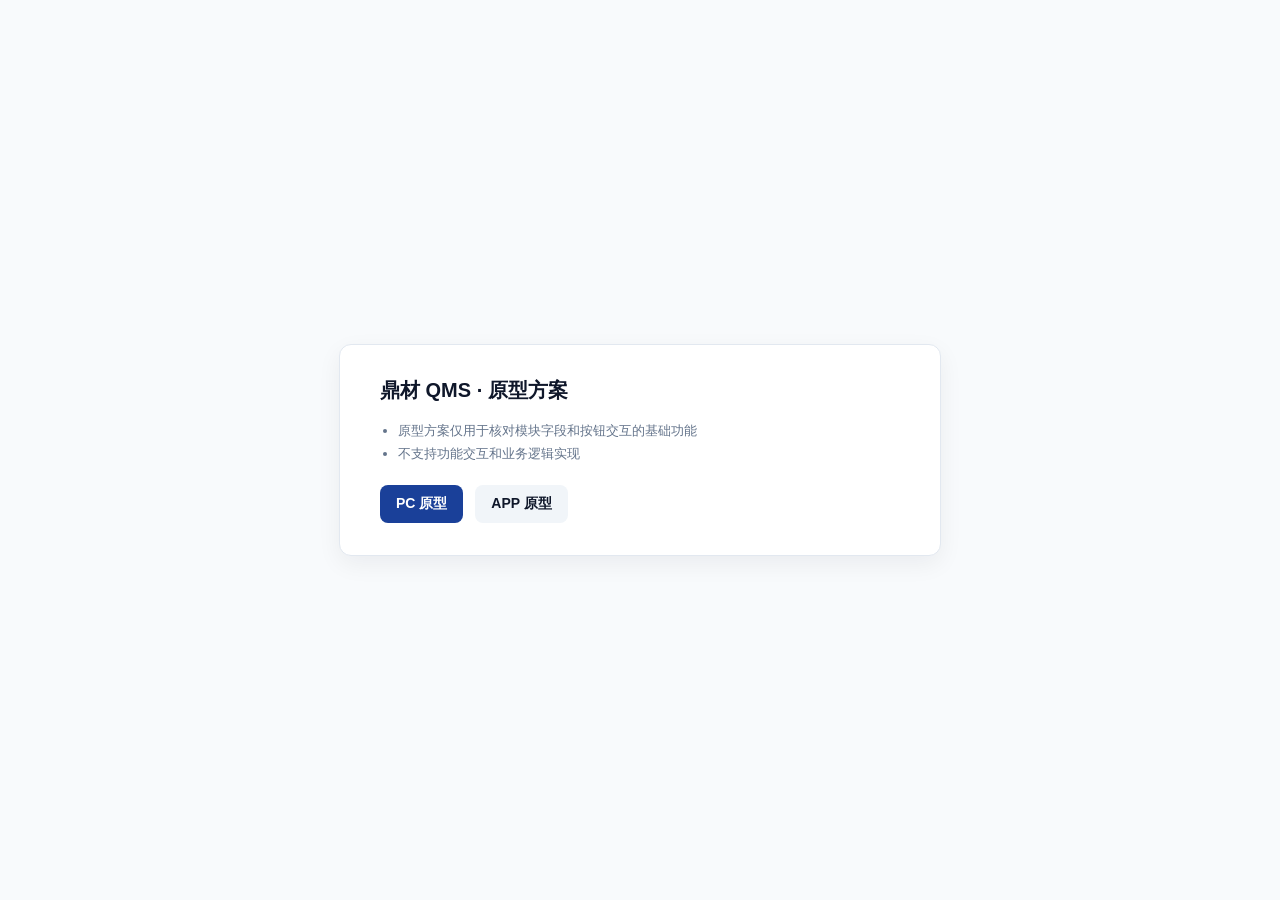
<file: index.html>
<!DOCTYPE html>
<html lang="zh-CN">
<head>
  <meta charset="UTF-8" />
  <meta name="viewport" content="width=device-width, initial-scale=1" />
  <title>鼎材 QMS · 原型方案</title>
  <style>
    body{font-family:-apple-system,BlinkMacSystemFont,"Segoe UI",sans-serif;margin:0;min-height:100vh;display:flex;align-items:center;justify-content:center;background:#f8fafc;color:#0f172a}
    .box{background:#fff;border:1px solid #e2e8f0;border-radius:12px;padding:32px 40px;max-width:520px;width:90%;box-shadow:0 8px 24px rgba(15,23,42,.06)}
    h1{font-size:20px;margin:0 0 16px}
    ul{margin:0 0 20px;padding-left:18px;color:#64748b;font-size:13px;line-height:1.7}
    .links{display:flex;gap:12px;flex-wrap:wrap}
    a{display:inline-flex;align-items:center;justify-content:center;padding:10px 16px;border-radius:8px;text-decoration:none;font-size:14px;font-weight:600}
    .primary{background:#1A4099;color:#fff}
    .secondary{background:#f1f5f9;color:#0f172a}
  </style>
</head>
<body>
  <div class="box">
    <h1>鼎材 QMS · 原型方案</h1>
    <ul>
      <li>原型方案仅用于核对模块字段和按钮交互的基础功能</li>
      <li>不支持功能交互和业务逻辑实现</li>
    </ul>
    <div class="links">
      <a class="primary" href="./pc.html">PC 原型</a>
      <a class="secondary" href="./app.html">APP 原型</a>
    </div>
  </div>
</body>
</html>
</file>
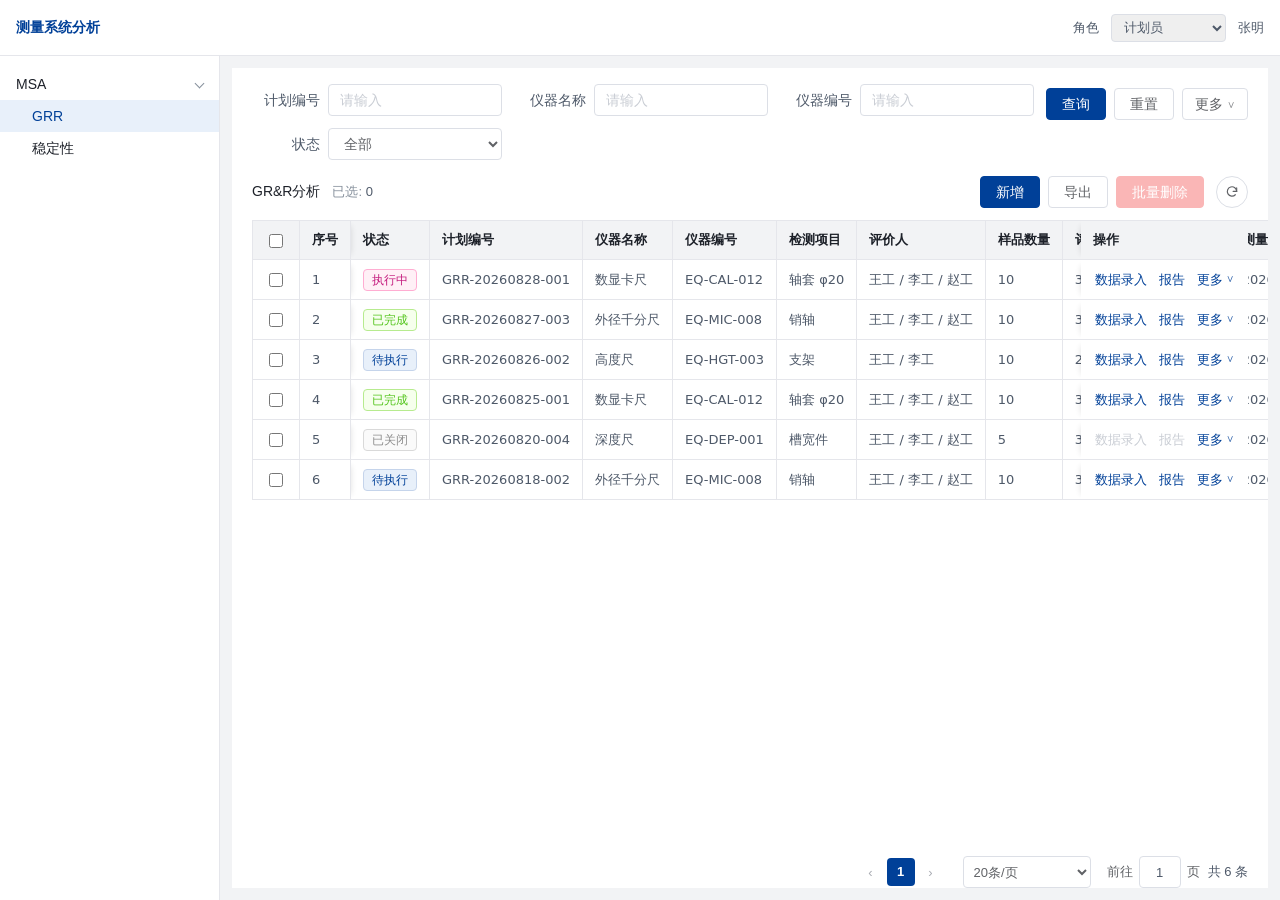
<file: msa/index.html>
<!DOCTYPE html>
<html lang="zh-CN">
<head>
  <meta charset="UTF-8" />
  <meta name="viewport" content="width=device-width, initial-scale=1" />
  <title>GR&amp;R 分析 · 计划列表</title>
  <script>if (window.self !== window.top) document.documentElement.classList.add('embedded');</script>
  <link rel="stylesheet" href="css/demo.css?v=2.0.0" />
  <link rel="stylesheet" href="css/lims-theme.css?v=1.6.1" />
</head>
<body data-mod="grr">
<div class="app">
  <header class="header">
    <div class="brand">测量系统分析</div>
    <div class="header-right">
      <span>角色</span>
      <select id="roleSel" onchange="setRole(this.value)">
        <option value="planner">计划员</option>
        <option value="appraiser">评价人 · 王工</option>
      </select>
      <span>张明</span>
    </div>
  </header>
  <aside class="sidebar">
    <div id="msaNav"></div>
  </aside>

  <main class="list-main">
    <div class="panel">

      <!-- 查询区 -->
      <section class="query-area query">
        <div class="query-fields">
          <div class="field"><label>计划编号</label><input placeholder="请输入" /></div>
          <div class="field"><label>仪器名称</label><input placeholder="请输入" /></div>
          <div class="field"><label>仪器编号</label><input placeholder="请输入" /></div>
          <div class="field">
            <label>状态</label>
            <select>
              <option>全部</option>
              <option>待执行</option>
              <option>执行中</option>
              <option>已完成</option>
              <option>已关闭</option>
            </select>
          </div>
          <div class="field q-more" hidden><label>评价人</label><input placeholder="请输入" /></div>
          <div class="field q-more" hidden><label>测量日期</label><input type="date" /></div>
          <div class="field q-more" hidden>
            <label>判定结果</label>
            <select>
              <option>全部</option>
              <option>优秀</option>
              <option>可接受</option>
              <option>不可接受</option>
              <option>—</option>
            </select>
          </div>
        </div>
        <div class="query-actions">
          <button class="btn btn-primary" type="button" onclick="onQuery()">查询</button>
          <button class="btn" type="button" onclick="onResetQuery()">重置</button>
          <button class="btn btn-more" type="button" id="qMoreBtn" onclick="toggleQueryMore()">更多<i class="caret">∨</i></button>
        </div>
      </section>

      <!-- 工具栏 -->
      <div class="list-toolbar">
        <div class="list-toolbar__info">
          <span class="list-toolbar__title">GR&amp;R分析</span>
          <span class="list-toolbar__sel">已选: <b id="selCount">0</b></span>
        </div>
        <div class="list-toolbar__actions">
          <button class="btn btn-primary" type="button" data-planner-only onclick="openPlan()">新增</button>
          <button class="btn" type="button" onclick="return notExport()">导出</button>
          <button class="btn btn-danger" type="button" id="batchDelBtn" data-planner-only disabled onclick="onBatchDelete()">批量删除</button>
          <span class="list-toolbar__icons">
            <button class="icon-btn" type="button" title="刷新" onclick="toast('已刷新')">
              <svg viewBox="0 0 24 24" fill="none" stroke="currentColor" stroke-width="2" stroke-linecap="round"><path d="M20 11a8 8 0 1 0-2.3 5.7"/><path d="M20 5v6h-6"/></svg>
            </button>
          </span>
        </div>
      </div>

      <!-- 列表 -->
      <div class="table-wrap">
        <table class="data pin-cols">
          <thead>
            <tr>
              <th class="col-check"><input type="checkbox" id="checkAll" onchange="toggleAll(this)" /></th>
              <th class="col-idx">序号</th>
              <th style="width:78px">状态</th>
              <th style="width:144px">计划编号</th>
              <th style="width:96px">仪器名称</th>
              <th style="width:110px">仪器编号</th>
              <th style="width:96px">检测项目</th>
              <th style="width:140px">评价人</th>
              <th style="width:96px">样品数量</th>
              <th style="width:90px">评价人数量</th>
              <th style="width:80px">试验次数</th>
              <th style="width:100px">测量日期</th>
              <th style="width:82px">判定</th>
              <th style="width:140px">操作</th>
            </tr>
          </thead>
          <tbody id="planTbody">
            <tr>
              <td class="col-check"><input type="checkbox" class="row-check" onchange="countSel()" /></td>
              <td>1</td>
              <td><span class="badge badge-p">执行中</span></td>
              <td>GRR-20260828-001</td>
              <td>数显卡尺</td>
              <td>EQ-CAL-012</td>
              <td>轴套 φ20</td>
              <td>王工 / 李工 / 赵工</td>
              <td>10</td>
              <td>3</td>
              <td>3</td>
              <td>2026-08-28</td>
              <td>—</td>
              <td>
                <div class="row-op">
                  <button class="op-link" type="button" onclick="openEntryDialog(this)">数据录入</button>
                  <a class="op-link" href="report.html" onclick="return openReport(this)">报告</a>
                  <button class="op-link op-more" type="button" onclick="openOpMenu(this)">更多</button>
                  <span class="op-extra">
                    <span class="op-link disabled" data-planner-only>编辑</span>
                    <a class="op-link" href="#" onclick="toast('已复制为新草稿 GRR-20260831-006');return false;">复制</a>
                    <a class="op-link danger" href="#" data-planner-only onclick="toast('已关闭');return false;">关闭</a>
                    <span class="op-link danger disabled" data-planner-only>删除</span>
                  </span>
                </div>
              </td>
            </tr>
            <tr>
              <td class="col-check"><input type="checkbox" class="row-check" onchange="countSel()" /></td>
              <td>2</td>
              <td><span class="badge badge-ok">已完成</span></td>
              <td>GRR-20260827-003</td>
              <td>外径千分尺</td>
              <td>EQ-MIC-008</td>
              <td>销轴</td>
              <td>王工 / 李工 / 赵工</td>
              <td>10</td>
              <td>3</td>
              <td>3</td>
              <td>2026-08-27</td>
              <td><span class="badge badge-warn">可接受</span></td>
              <td>
                <div class="row-op">
                  <button class="op-link" type="button" onclick="openEntryDialog(this)">数据录入</button>
                  <a class="op-link" href="report.html" onclick="return openReport(this)">报告</a>
                  <button class="op-link op-more" type="button" onclick="openOpMenu(this)">更多</button>
                  <span class="op-extra">
                    <span class="op-link disabled" data-planner-only>编辑</span>
                    <a class="op-link" href="#" onclick="toast('已复制为新草稿');return false;">复制</a>
                    <span class="op-link danger disabled" data-planner-only>关闭</span>
                    <a class="op-link danger" href="#" data-planner-only onclick="toast('已删除');return false;">删除</a>
                  </span>
                </div>
              </td>
            </tr>
            <tr>
              <td class="col-check"><input type="checkbox" class="row-check" onchange="countSel()" /></td>
              <td>3</td>
              <td><span class="badge badge-info">待执行</span></td>
              <td>GRR-20260826-002</td>
              <td>高度尺</td>
              <td>EQ-HGT-003</td>
              <td>支架</td>
              <td>王工 / 李工</td>
              <td>10</td>
              <td>2</td>
              <td>2</td>
              <td>2026-08-26</td>
              <td>—</td>
              <td>
                <div class="row-op">
                  <button class="op-link" type="button" onclick="openEntryDialog(this)">数据录入</button>
                  <a class="op-link" href="report.html" onclick="return openReport(this)">报告</a>
                  <button class="op-link op-more" type="button" onclick="openOpMenu(this)">更多</button>
                  <span class="op-extra">
                    <a class="op-link" href="#" data-planner-only onclick="openPlan('edit-002');return false;">编辑</a>
                    <a class="op-link" href="#" onclick="toast('已复制为新草稿');return false;">复制</a>
                    <a class="op-link danger" href="#" data-planner-only onclick="toast('已关闭');return false;">关闭</a>
                    <a class="op-link danger" href="#" data-planner-only onclick="toast('已删除');return false;">删除</a>
                  </span>
                </div>
              </td>
            </tr>
            <tr>
              <td class="col-check"><input type="checkbox" class="row-check" onchange="countSel()" /></td>
              <td>4</td>
              <td><span class="badge badge-ok">已完成</span></td>
              <td>GRR-20260825-001</td>
              <td>数显卡尺</td>
              <td>EQ-CAL-012</td>
              <td>轴套 φ20</td>
              <td>王工 / 李工 / 赵工</td>
              <td>10</td>
              <td>3</td>
              <td>3</td>
              <td>2026-08-25</td>
              <td><span class="badge badge-ok">优秀</span></td>
              <td>
                <div class="row-op">
                  <button class="op-link" type="button" onclick="openEntryDialog(this)">数据录入</button>
                  <a class="op-link" href="report.html" onclick="return openReport(this)">报告</a>
                  <button class="op-link op-more" type="button" onclick="openOpMenu(this)">更多</button>
                  <span class="op-extra">
                    <span class="op-link disabled" data-planner-only>编辑</span>
                    <a class="op-link" href="#" onclick="toast('已复制为新草稿');return false;">复制</a>
                    <span class="op-link danger disabled" data-planner-only>关闭</span>
                    <a class="op-link danger" href="#" data-planner-only onclick="toast('已删除');return false;">删除</a>
                  </span>
                </div>
              </td>
            </tr>
            <tr>
              <td class="col-check"><input type="checkbox" class="row-check" onchange="countSel()" /></td>
              <td>5</td>
              <td><span class="badge badge-muted">已关闭</span></td>
              <td>GRR-20260820-004</td>
              <td>深度尺</td>
              <td>EQ-DEP-001</td>
              <td>槽宽件</td>
              <td>王工 / 李工 / 赵工</td>
              <td>5</td>
              <td>3</td>
              <td>3</td>
              <td>2026-08-20</td>
              <td>—</td>
              <td>
                <div class="row-op">
                  <span class="op-link disabled">数据录入</span>
                  <span class="op-link disabled">报告</span>
                  <button class="op-link op-more" type="button" onclick="openOpMenu(this)">更多</button>
                  <span class="op-extra">
                    <span class="op-link disabled" data-planner-only>编辑</span>
                    <a class="op-link" href="#" onclick="toast('已复制为新草稿');return false;">复制</a>
                    <span class="op-link danger disabled" data-planner-only>关闭</span>
                    <a class="op-link danger" href="#" data-planner-only onclick="toast('已删除');return false;">删除</a>
                  </span>
                </div>
              </td>
            </tr>
            <tr>
              <td class="col-check"><input type="checkbox" class="row-check" onchange="countSel()" /></td>
              <td>6</td>
              <td><span class="badge badge-info">待执行</span></td>
              <td>GRR-20260818-002</td>
              <td>外径千分尺</td>
              <td>EQ-MIC-008</td>
              <td>销轴</td>
              <td>王工 / 李工 / 赵工</td>
              <td>10</td>
              <td>3</td>
              <td>3</td>
              <td>2026-08-18</td>
              <td>—</td>
              <td>
                <div class="row-op">
                  <button class="op-link" type="button" onclick="openEntryDialog(this)">数据录入</button>
                  <a class="op-link" href="report.html" onclick="return openReport(this)">报告</a>
                  <button class="op-link op-more" type="button" onclick="openOpMenu(this)">更多</button>
                  <span class="op-extra">
                    <a class="op-link" href="#" data-planner-only onclick="openPlan('edit-003');return false;">编辑</a>
                    <a class="op-link" href="#" onclick="toast('已复制为新草稿');return false;">复制</a>
                    <a class="op-link danger" href="#" data-planner-only onclick="toast('已关闭');return false;">关闭</a>
                    <a class="op-link danger" href="#" data-planner-only onclick="toast('已删除');return false;">删除</a>
                  </span>
                </div>
              </td>
            </tr>
          </tbody>
        </table>
      </div>

      <!-- 分页 -->
      <div class="pager">
        <button class="pg-btn" type="button" disabled>‹</button>
        <button class="pg-num cur" type="button">1</button>
        <button class="pg-btn" type="button" disabled>›</button>
        <span class="pg-size"><select><option>20条/页</option><option>50条/页</option></select></span>
        <span class="pg-jump">前往 <input value="1" /> 页</span>
        <span class="pg-total" id="pgTotal">共 6 条</span>
      </div>
    </div>
  </main>
</div>

<!-- 行操作「更多」浮层：由 openOpMenu() 动态创建（避免静态节点首帧未绘制） -->

<!-- 新增/编辑计划弹窗 -->
<div class="modal-mask" id="planMask" onclick="if(event.target===this)closePlan()">
  <div class="modal modal-lg" onclick="event.stopPropagation()">
    <div class="modal-head">
      <h3 id="planTitle">新增计划</h3>
      <button type="button" class="modal-close" onclick="closePlan()" aria-label="关闭">×</button>
    </div>
    <div class="modal-body">
      <div class="form-grid">
        <div class="field">
          <label>计划编号</label>
          <div class="ro" id="planNo">提交后生成 GRR-YYYYMMDD-序号</div>
        </div>
        <div class="field">
          <label><i class="req">*</i>仪器名称</label>
          <div class="ro picker-field" id="eqName" onclick="openEqPicker()" title="点击选择仪器台账">
            <span class="picker-text" id="eqNameText">请选择仪器</span>
            <svg class="picker-icon" viewBox="0 0 24 24" fill="none" stroke="currentColor" stroke-width="2"><circle cx="11" cy="11" r="7"/><path d="M20 20l-3.5-3.5"/></svg>
          </div>
        </div>
        <div class="field">
          <label>仪器编号</label>
          <div class="ro" id="eqNum">—</div>
        </div>
        <div class="field">
          <label>仪器规格</label>
          <div class="ro" id="eqSpec">—</div>
        </div>
        <div class="field">
          <label>仪器类型</label>
          <div class="ro" id="eqType">—</div>
        </div>
        <div class="field">
          <label><i class="req">*</i>检测项目</label>
          <input id="partName" />
        </div>
        <div class="field">
          <label><i class="req">*</i>样品数量 n</label>
          <select id="nSel">
            <option>2</option><option>3</option><option>4</option><option>5</option>
            <option>6</option><option>7</option><option>8</option><option>9</option>
            <option selected>10</option>
          </select>
        </div>
        <div class="field">
          <label><i class="req">*</i>试验次数 r</label>
          <select id="rSel"><option>2</option><option selected>3</option></select>
        </div>
        <div class="field">
          <label><i class="req">*</i>评价人数量</label>
          <select id="opn" onchange="toggleOp3()">
            <option>2</option><option selected>3</option>
          </select>
        </div>
        <div class="field">
          <label><i class="req">*</i>评价人 1</label>
          <select id="op1"><option>王工</option><option>李工</option><option>赵工</option></select>
        </div>
        <div class="field">
          <label><i class="req">*</i>评价人 2</label>
          <select id="op2"><option>王工</option><option selected>李工</option><option>赵工</option></select>
        </div>
        <div class="field" id="op3wrap">
          <label><i class="req">*</i>评价人 3</label>
          <select id="op3"><option>王工</option><option>李工</option><option selected>赵工</option></select>
        </div>
        <div class="field">
          <label><i class="req">*</i>计划测量日期</label>
          <input id="planDate" type="date" />
        </div>
        <div class="field span-3">
          <label>备注</label>
          <textarea id="remark" placeholder="选填"></textarea>
        </div>
      </div>
    </div>
    <div class="modal-foot" data-planner-only>
      <button class="btn" type="button" onclick="saveDraft()">保存草稿</button>
      <button class="btn btn-primary" type="button" onclick="submitPlan()">提交计划</button>
    </div>
  </div>
</div>

<!-- 分析报告弹窗（内嵌 report.html，字段口径与数据列表一致） -->
<div class="modal-mask" id="reportMask" onclick="if(event.target===this)closeReport()">
  <div class="modal modal-lg report-dialog" onclick="event.stopPropagation()">
    <div class="modal-head">
      <h3 id="reportTitle">分析报告</h3>
      <button type="button" class="modal-close" onclick="closeReport()" aria-label="关闭">×</button>
    </div>
    <div class="report-body">
      <iframe id="reportFrame" src="about:blank" frameborder="0" title="GR&R 分析报告"></iframe>
    </div>
  </div>
</div>

<!-- 数据录入弹窗：先展示数据列表，再进入单个评价人的录入区 -->
<div class="modal-mask" id="entryMask" onclick="if(event.target===this)closeEntry()">
  <div class="modal modal-lg entry-dialog" onclick="event.stopPropagation()">
    <div class="modal-head">
      <h3>数据录入</h3>
      <button type="button" class="modal-close" onclick="closeEntry()" aria-label="关闭">×</button>
    </div>
    <div class="modal-body">
      <div class="entry-meta" id="entryMeta"></div>

      <!-- 视图一：数据列表（每位评价人一行） -->
      <div id="entryListView">
        <div class="entry-panel-title">数据列表</div>
        <div class="entry-table-wrap">
          <table class="data entry-table">
            <thead>
              <tr>
                <th style="width:64px">序号</th>
                <th style="width:100px">状态</th>
                <th style="width:150px">测量人员</th>
                <th style="width:130px">操作人员</th>
                <th style="width:180px">提交时间</th>
                <th style="width:120px">判定结果</th>
                <th style="width:240px">操作</th>
              </tr>
            </thead>
            <tbody id="entryTbody"></tbody>
          </table>
        </div>
      </div>

      <!-- 视图二：单个评价人录入区 -->
      <div id="entryEditView" hidden>
        <div class="entry-edit-head">
          <span class="entry-op" id="entryOpName">—</span>
          <span class="entry-progress" id="entryProgress">已填 0 / 0</span>
        </div>
        <div class="entry-matrix-wrap">
          <table class="data matrix" id="entryMatrix"></table>
        </div>
      </div>
    </div>
    <div class="modal-foot">
      <button class="btn" type="button" id="entryBackBtn" hidden onclick="backToEntryList()">返回列表</button>
      <button class="btn" type="button" onclick="closeEntry()">关闭</button>
      <button class="btn btn-primary" type="button" id="entrySubmitBtn" hidden onclick="submitEntry()">提交</button>
    </div>
  </div>
</div>

<!-- 仪器选择弹窗（数据来源：仪器台账） -->
<div class="modal-mask" id="eqMask" onclick="if(event.target===this)closeEqPicker()">
  <div class="modal modal-lg eq-dialog" onclick="event.stopPropagation()">
    <div class="modal-head">
      <h3>选择仪器</h3>
      <button type="button" class="modal-close" onclick="closeEqPicker()" aria-label="关闭">×</button>
    </div>
    <div class="modal-body">
      <div class="eq-query query">
        <div class="field"><label>仪器编号</label><input id="eqQCode" oninput="renderEqTable()" placeholder="请输入" /></div>
        <div class="field"><label>仪器名称</label><input id="eqQName" oninput="renderEqTable()" placeholder="请输入" /></div>
      </div>
      <div class="eq-table-wrap">
        <table class="data eq-table">
          <colgroup>
            <col style="width:44px" />
            <col style="width:110px" />
            <col style="width:120px" />
            <col style="width:240px" />
            <col style="width:140px" />
            <col style="width:130px" />
            <col style="width:100px" />
            <col style="width:180px" />
            <col style="width:160px" />
            <col style="width:100px" />
            <col style="width:130px" />
            <col style="width:120px" />
            <col style="width:80px" />
            <col style="width:100px" />
            <col style="width:170px" />
          </colgroup>
          <thead>
            <tr>
              <th class="col-radio"></th>
              <th>仪器状态</th>
              <th>仪器编号</th>
              <th>仪器名称</th>
              <th>仪器条码</th>
              <th>仪器类型</th>
              <th>使用状态</th>
              <th>规格型号</th>
              <th>测量范围</th>
              <th>精度等级</th>
              <th>存放位置</th>
              <th>责任部门</th>
              <th>责任人</th>
              <th>购置日期</th>
              <th>创建时间</th>
            </tr>
          </thead>
          <tbody id="eqTbody"></tbody>
        </table>
      </div>
      <div class="eq-tip">字段与「基础数据 / 仪器台账」列表一致；仅「在用」仪器可选择，双击行可直接选中，表格可横向滚动查看全部字段。</div>
    </div>
    <div class="modal-foot">
      <button class="btn" type="button" onclick="closeEqPicker()">取消</button>
      <button class="btn btn-primary" type="button" onclick="confirmEqPick()">确定</button>
    </div>
  </div>
</div>

<script src="js/app.js"></script>
<script>
/* ---------- 查询区 ---------- */
function toggleQueryMore() {
  var btn = document.getElementById('qMoreBtn');
  var rows = document.querySelectorAll('.q-more');
  var expand = rows.length && rows[0].hasAttribute('hidden');
  rows.forEach(function (n) { if (expand) n.removeAttribute('hidden'); else n.setAttribute('hidden', ''); });
  btn.innerHTML = (expand ? '收起' : '更多') + '<i class="caret">' + (expand ? '∧' : '∨') + '</i>';
}
function onQuery() { toast('已按条件查询'); }
function onResetQuery() {
  document.querySelectorAll('.query .field input').forEach(function (i) { i.value = ''; });
  document.querySelectorAll('.query .field select').forEach(function (s) { s.selectedIndex = 0; });
  toast('已重置查询条件');
}

/* ---------- 勾选 ---------- */
function countSel() {
  var all = document.querySelectorAll('.row-check');
  var n = document.querySelectorAll('.row-check:checked').length;
  document.getElementById('selCount').textContent = n;
  var head = document.getElementById('checkAll');
  head.checked = n > 0 && n === all.length;
  head.indeterminate = n > 0 && n < all.length;
  document.getElementById('batchDelBtn').disabled = n === 0;
}
function toggleAll(box) {
  document.querySelectorAll('.row-check').forEach(function (c) { c.checked = box.checked; });
  countSel();
}
function onBatchDelete() {
  var n = document.querySelectorAll('.row-check:checked').length;
  toast(n ? '已删除勾选的 ' + n + ' 条计划' : '请先勾选要删除的计划');
}

/* ---------- 行操作「更多」 ---------- */
function closeOpMenu() {
  var old = document.querySelector('.op-menu');
  if (old) old.remove();
}
function openOpMenu(btn) {
  closeOpMenu();
  var extra = btn.parentNode.querySelector('.op-extra');
  if (!extra) return;
  var menu = document.createElement('div');
  menu.className = 'op-menu show';
  menu.innerHTML = extra.innerHTML;
  var role = localStorage.getItem('grrRole') || 'planner';
  if (role !== 'planner') {
    menu.querySelectorAll('[data-planner-only]').forEach(function (n) { n.style.display = 'none'; });
  }
  document.body.appendChild(menu);
  menu.addEventListener('click', function () { setTimeout(closeOpMenu, 0); });

  var r = btn.getBoundingClientRect();
  var mw = menu.offsetWidth;
  var mh = menu.offsetHeight;
  var left = Math.max(8, Math.min(r.left - 8, window.innerWidth - mw - 8));
  var top = r.bottom + 4;
  if (top + mh > window.innerHeight - 8) top = Math.max(8, r.top - mh - 4);
  menu.style.left = left + 'px';
  menu.style.top = top + 'px';
}
document.addEventListener('click', function (e) {
  var menu = document.querySelector('.op-menu');
  if (!menu || !menu.classList.contains('show')) return;
  if (menu.contains(e.target) || e.target.closest('.op-more')) return;
  closeOpMenu();
});
window.addEventListener('scroll', closeOpMenu, true);

/* ---------- 计划弹窗 ---------- */
/* 仪器台账兜底数据（主 demo 的 WMS_MOCK_ROWS 不可用时使用；含既有 3 台量具） */
var EQ_FALLBACK_ROWS = [
  { insStatus: "正常", code: "EQ-CAL-012", name: "数显卡尺", type: "卡尺", barcode: "EQ-CAL-012", useStatus: "在用",
    spec: "0–150 mm / 0.01 mm", range: "0–150 mm", acc: "0.01 mm", location: "计量室 A-01", dept: "计量室", owner: "王强",
    buyDate: "2024-03-11", createdAt: "2024-03-11 09:20" },
  { insStatus: "正常", code: "EQ-MIC-008", name: "外径千分尺", type: "千分尺", barcode: "EQ-MIC-008", useStatus: "在用",
    spec: "0–25 mm / 0.001 mm", range: "0–25 mm", acc: "0.001 mm", location: "计量室 A-02", dept: "计量室", owner: "李静",
    buyDate: "2024-05-06", createdAt: "2024-05-06 14:05" },
  { insStatus: "正常", code: "EQ-HGT-003", name: "高度尺", type: "高度尺", barcode: "EQ-HGT-003", useStatus: "在用",
    spec: "0–300 mm / 0.02 mm", range: "0–300 mm", acc: "0.02 mm", location: "计量室 A-03", dept: "计量室", owner: "张伟",
    buyDate: "2023-11-20", createdAt: "2023-11-20 10:12" },
  { insStatus: "正常", code: "EQ-DEP-001", name: "深度尺", type: "深度尺", barcode: "EQ-DEP-001", useStatus: "在用",
    spec: "0–150 mm / 0.02 mm", range: "0–150 mm", acc: "0.02 mm", location: "计量室 A-04", dept: "计量室", owner: "刘芳",
    buyDate: "2024-01-15", createdAt: "2024-01-15 08:40" },
  { insStatus: "正常", code: "EQ-MIC-012", name: "内径千分尺", type: "千分尺", barcode: "EQ-MIC-012", useStatus: "在用",
    spec: "5–30 mm / 0.001 mm", range: "5–30 mm", acc: "0.001 mm", location: "计量室 A-05", dept: "计量室", owner: "陈浩",
    buyDate: "2024-07-02", createdAt: "2024-07-02 15:30" },
  { insStatus: "正常", code: "EQ-DIA-002", name: "杠杆千分表", type: "千分表", barcode: "EQ-DIA-002", useStatus: "在用",
    spec: "0–1 mm / 0.001 mm", range: "0–1 mm", acc: "0.001 mm", location: "计量室 A-06", dept: "计量室", owner: "王强",
    buyDate: "2023-09-08", createdAt: "2023-09-08 11:00" },
  { insStatus: "待定检", code: "EQ-CAL-015", name: "数显卡尺（备用）", type: "卡尺", barcode: "EQ-CAL-015", useStatus: "停用",
    spec: "0–200 mm / 0.01 mm", range: "0–200 mm", acc: "0.01 mm", location: "计量室 B-01", dept: "计量室", owner: "周敏",
    buyDate: "2022-12-01", createdAt: "2022-12-01 09:00" },
  { insStatus: "停用", code: "EQ-CAL-009", name: "游标卡尺", type: "卡尺", barcode: "EQ-CAL-009", useStatus: "报废",
    spec: "0–300 mm / 0.02 mm", range: "0–300 mm", acc: "0.02 mm", location: "计量室 B-02", dept: "计量室", owner: "李静",
    buyDate: "2019-04-18", createdAt: "2019-04-18 16:20" }
];

var pickedEq = null;      // 当前选中的仪器
var pendingEqCode = '';   // 弹窗内待确认的仪器

/* 取仪器台账：优先读主 demo 的 WMS_MOCK_ROWS['instrument-ledger'].main */
function getEqLedger() {
  try {
    var host = (window.parent && window.parent !== window) ? window.parent : window;
    var rows = host.WMS_MOCK_ROWS && host.WMS_MOCK_ROWS['instrument-ledger'] && host.WMS_MOCK_ROWS['instrument-ledger'].main;
    if (rows && rows.length) {
      return rows.map(function (r) {
        return {
          insStatus: r['仪器状态'] || '', code: r['仪器编号'] || '', name: r['仪器名称'] || '',
          barcode: r['仪器条码'] || '', type: r['仪器类型'] || '', useStatus: r['使用状态'] || '',
          spec: r['规格型号'] || '', range: r['测量范围'] || '', acc: r['精度等级'] || '',
          location: r['存放位置'] || '', dept: r['责任部门'] || '', owner: r['责任人'] || '',
          buyDate: r['购置日期'] || '', createdAt: r['创建时间'] || ''
        };
      });
    }
  } catch (e) { /* file:// 跨上下文读取失败时走兜底 */ }
  return EQ_FALLBACK_ROWS;
}

function esc(v) {
  return String(v == null ? '' : v).replace(/[&<>"]/g, function (c) {
    return { '&': '&amp;', '<': '&lt;', '>': '&gt;', '"': '&quot;' }[c];
  });
}

/* ---------- 仪器选择弹窗 ---------- */
function openEqPicker() {
  document.getElementById('eqQCode').value = '';
  document.getElementById('eqQName').value = '';
  pendingEqCode = pickedEq ? pickedEq.code : '';
  renderEqTable();
  document.getElementById('eqMask').classList.add('show');
}
function closeEqPicker() {
  document.getElementById('eqMask').classList.remove('show');
}
function renderEqTable() {
  var qc = (document.getElementById('eqQCode').value || '').trim().toLowerCase();
  var qn = (document.getElementById('eqQName').value || '').trim().toLowerCase();
  var rows = getEqLedger().filter(function (r) {
    var okCode = !qc || String(r.code).toLowerCase().indexOf(qc) > -1;
    var okName = !qn || String(r.name).toLowerCase().indexOf(qn) > -1;
    return okCode && okName;
  });
  var html = rows.map(function (r) {
    var disabled = r.useStatus !== '在用';
    var picked = r.code === pendingEqCode;
    var tagCls = r.useStatus === '在用' ? 'badge-ok' : (r.useStatus === '报废' ? 'badge-danger' : 'badge-muted');
    return '<tr class="' + (disabled ? 'is-disabled' : '') + (picked ? ' is-picked' : '') + '"'
      + (disabled
          ? ' onclick="eqDisabledTip(\'' + esc(r.useStatus) + '\')"'
          : ' onclick="pickEqRow(\'' + esc(r.code) + '\')" ondblclick="pickEqRow(\'' + esc(r.code) + '\');confirmEqPick()"')
      + '>'
      + '<td class="col-radio"><input type="radio" name="eqPick" ' + (picked ? 'checked ' : '') + (disabled ? 'disabled ' : '')
      + 'onclick="event.stopPropagation();pickEqRow(\'' + esc(r.code) + '\')" /></td>'
      + '<td>' + esc(r.insStatus || '—') + '</td>'
      + '<td>' + esc(r.code) + '</td>'
      + '<td title="' + esc(r.name) + '">' + esc(r.name) + '</td>'
      + '<td>' + esc(r.barcode || '—') + '</td>'
      + '<td>' + esc(r.type) + '</td>'
      + '<td><span class="badge ' + tagCls + '">' + esc(r.useStatus) + '</span></td>'
      + '<td title="' + esc(r.spec) + '">' + esc(r.spec || '—') + '</td>'
      + '<td title="' + esc(r.range) + '">' + esc(r.range || '—') + '</td>'
      + '<td>' + esc(r.acc || '—') + '</td>'
      + '<td title="' + esc(r.location) + '">' + esc(r.location || '—') + '</td>'
      + '<td>' + esc(r.dept || '—') + '</td>'
      + '<td>' + esc(r.owner || '—') + '</td>'
      + '<td>' + esc(r.buyDate || '—') + '</td>'
      + '<td>' + esc(r.createdAt || '—') + '</td>'
      + '</tr>';
  }).join('');
  document.getElementById('eqTbody').innerHTML = html ||
    '<tr><td colspan="15" class="eq-empty">未匹配到仪器</td></tr>';
}
function eqDisabledTip(status) {
  toast('该仪器当前「' + status + '」，不可用于 GR&R 计划');
}
function pickEqRow(code) {
  pendingEqCode = code;
  renderEqTable();
}
function confirmEqPick() {
  if (!pendingEqCode) { toast('请选择一台仪器'); return; }
  var row = getEqLedger().filter(function (r) { return r.code === pendingEqCode; })[0];
  if (!row) { toast('仪器信息不存在'); return; }
  if (row.useStatus !== '在用') { toast('该仪器当前「' + row.useStatus + '」，不可用于 GR&R 计划'); return; }
  applyEq(row);
  closeEqPicker();
}
/* 选中后自动回填并带出仪器信息 */
function applyEq(row) {
  pickedEq = row;
  document.getElementById('eqNameText').textContent = row.name || '—';
  document.getElementById('eqName').title = (row.code ? row.code + ' · ' : '') + (row.name || '');
  document.getElementById('eqNum').textContent = row.code || '—';
  document.getElementById('eqSpec').textContent = row.spec || '—';
  document.getElementById('eqType').textContent = row.type || '—';
  if (!document.getElementById('partName').value.trim()) {
    document.getElementById('partName').value = '轴套 φ20';
  }
}
function clearEq() {
  pickedEq = null;
  document.getElementById('eqNameText').textContent = '请选择仪器';
  document.getElementById('eqNum').textContent = '—';
  document.getElementById('eqSpec').textContent = '—';
  document.getElementById('eqType').textContent = '—';
}

/* ---------- 计划弹窗 ---------- */
function toggleOp3() {
  document.getElementById('op3wrap').style.display =
    document.getElementById('opn').value === '3' ? '' : 'none';
}
function closePlan() {
  document.getElementById('planMask').classList.remove('show');
}
function fillDefault() {
  document.getElementById('planNo').textContent = '提交后生成 GRR-YYYYMMDD-序号';
  clearEq();
  document.getElementById('partName').value = '轴套 φ20';
  document.getElementById('nSel').value = '10';
  document.getElementById('rSel').value = '3';
  document.getElementById('opn').value = '3';
  document.getElementById('op1').value = '王工';
  document.getElementById('op2').value = '李工';
  document.getElementById('op3').value = '赵工';
  document.getElementById('planDate').value = '2026-08-28';
  document.getElementById('remark').value = '';
  document.getElementById('op3wrap').style.display = '';
}
function fillEqByCode(code) {
  var row = getEqLedger().filter(function (r) { return r.code === code; })[0]
    || EQ_FALLBACK_ROWS.filter(function (r) { return r.code === code; })[0];
  if (row) applyEq(row);
}
function openPlan(id) {
  document.getElementById('planTitle').textContent = id ? '编辑计划' : '新增计划';
  fillDefault();
  if (id === 'edit-002') {
    document.getElementById('planNo').textContent = 'GRR-20260826-002';
    fillEqByCode('EQ-HGT-003');
    document.getElementById('partName').value = '支架';
    document.getElementById('nSel').value = '10';
    document.getElementById('rSel').value = '2';
    document.getElementById('opn').value = '2';
    document.getElementById('planDate').value = '2026-08-26';
    toggleOp3();
  }
  if (id === 'edit-001') {
    document.getElementById('planNo').textContent = 'GRR-20260828-001';
    fillEqByCode('EQ-CAL-012');
  }
  if (id === 'edit-003') {
    document.getElementById('planNo').textContent = 'GRR-20260818-002';
    fillEqByCode('EQ-MIC-008');
    document.getElementById('partName').value = '销轴';
    document.getElementById('planDate').value = '2026-08-18';
  }
  document.getElementById('planMask').classList.add('show');
}
function saveDraft() {
  closePlan();
  toast('已保存草稿（未生成任务）');
}

/* ---------- 提交计划：生成任务并停留在列表 ---------- */
function buildOps() {
  var n = Number(document.getElementById('opn').value);
  var arr = [document.getElementById('op1').value, document.getElementById('op2').value];
  if (n === 3) arr.push(document.getElementById('op3').value);
  return arr;
}
function nextPlanNo(dateStr) {
  var d = dateStr ? new Date(dateStr) : new Date();
  var ymd = isNaN(d.getTime()) ? '' : '' + d.getFullYear()
    + ('0' + (d.getMonth() + 1)).slice(-2) + ('0' + d.getDate()).slice(-2);
  var seq = document.querySelectorAll('#planTbody tr').length + 1;
  return 'GRR-' + (ymd || '20260828') + '-' + ('00' + seq).slice(-3);
}
function submitPlan() {
  if (!pickedEq) { toast('请选择仪器'); return; }
  var part = document.getElementById('partName').value.trim();
  if (!part) { toast('请输入检测项目'); return; }
  if (!document.getElementById('planDate').value) { toast('请选择计划测量日期'); return; }

  var ops = buildOps();
  var plan = {
    no: nextPlanNo(document.getElementById('planDate').value),
    eqName: pickedEq.name, eqNum: pickedEq.code,
    part: part, ops: ops.join(' / '),
    n: document.getElementById('nSel').value,
    opCount: String(ops.length),
    r: document.getElementById('rSel').value,
    date: document.getElementById('planDate').value
  };
  addPlanRow(plan);
  closePlan();
  toast('计划已提交，已生成任务 ' + plan.no);
}
function addPlanRow(p) {
  var tbody = document.getElementById('planTbody');
  var tr = document.createElement('tr');
  tr.className = 'row-new';
  tr.innerHTML =
      '<td class="col-check"><input type="checkbox" class="row-check" onchange="countSel()" /></td>'
    + '<td class="idx"></td>'
    + '<td><span class="badge badge-info">待执行</span></td>'
    + '<td>' + esc(p.no) + '</td>'
    + '<td>' + esc(p.eqName) + '</td>'
    + '<td>' + esc(p.eqNum) + '</td>'
    + '<td>' + esc(p.part) + '</td>'
    + '<td>' + esc(p.ops) + '</td>'
    + '<td>' + esc(p.n) + '</td>'
    + '<td>' + esc(p.opCount) + '</td>'
    + '<td>' + esc(p.r) + '</td>'
    + '<td>' + esc(p.date) + '</td>'
    + '<td>—</td>'
    + '<td><div class="row-op">'
    +   '<button class="op-link" type="button" onclick="openEntryDialog(this)">数据录入</button>'
    +   '<a class="op-link" href="report.html" onclick="return openReport(this)">报告</a>'
    +   '<button class="op-link op-more" type="button" onclick="openOpMenu(this)">更多</button>'
    +   '<span class="op-extra">'
    +     '<a class="op-link" href="#" data-planner-only onclick="toast(\'编辑：演示版未开放\');return false;">编辑</a>'
    +     '<a class="op-link" href="#" onclick="toast(\'已复制为新草稿\');return false;">复制</a>'
    +     '<a class="op-link danger" href="#" data-planner-only onclick="toast(\'已关闭\');return false;">关闭</a>'
    +     '<a class="op-link danger" href="#" data-planner-only onclick="toast(\'已删除\');return false;">删除</a>'
    +   '</span>'
    + '</div></td>';
  tbody.insertBefore(tr, tbody.firstChild);
  renumberRows();
  refreshListMeta();
  if (typeof applyRole === 'function') applyRole();
  setTimeout(function () {
    tr.scrollIntoView({ block: 'nearest' });
    setTimeout(function () { tr.classList.remove('row-new'); }, 1600);
  }, 30);
}
function renumberRows() {
  var trs = document.querySelectorAll('#planTbody tr');
  for (var i = 0; i < trs.length; i++) {
    var cell = trs[i].children[1];
    if (cell) cell.textContent = String(i + 1);
  }
}
function refreshListMeta() {
  var n = document.querySelectorAll('#planTbody tr').length;
  var el = document.getElementById('pgTotal');
  if (el) el.textContent = '共 ' + n + ' 条';
  countSel();
}

/* ---------- 判定结果（与报告结论同源，三档口径） ---------- */
var PLAN_RR = 18.42;   /* 报告 KPI：%R&R（对 TV），与 report.html 同一数据源 */
function planVerdict() {
  if (PLAN_RR < 10) return '优秀';
  if (PLAN_RR < 30) return '可接受';
  return '不可接受';
}
function verdictBadge(v) {
  if (v === '优秀') return '<span class="badge badge-ok">' + v + '</span>';
  if (v === '可接受') return '<span class="badge badge-warn">' + v + '</span>';
  if (v === '不可接受') return '<span class="badge badge-danger">' + v + '</span>';
  return '—';
}

/* ---------- 数据录入：按评价人分别录入 / 提交 ---------- */
var ENTRY_KEY = 'grrEntryV1';
var ENTRY_STORE = loadEntryStore();
var curPlan = null;
var curOpIdx = -1;

function loadEntryStore() {
  try { return JSON.parse(localStorage.getItem(ENTRY_KEY) || '{}') || {}; } catch (e) { return {}; }
}
function saveEntryStore() {
  try { localStorage.setItem(ENTRY_KEY, JSON.stringify(ENTRY_STORE)); } catch (e) {}
}
function buildEmptyMatrix(n, r) {
  var m = [];
  for (var t = 0; t < r; t++) {
    var row = [];
    for (var p = 0; p < n; p++) row.push('');
    m.push(row);
  }
  return m;
}
/* 已提交评价人的示例测量值（仅用于演示回填，与旧 data.html 的 seed 同口径） */
function seedMatrix(n, r, opIdx) {
  var m = [];
  for (var t = 0; t < r; t++) {
    var row = [];
    for (var p = 0; p < n; p++) {
      row.push((20.01 + p * 0.02 + opIdx * 0.01 + t * 0.005).toFixed(3));
    }
    m.push(row);
  }
  return m;
}
function nowStr() {
  var d = new Date();
  function p(n) { return ('0' + n).slice(-2); }
  return d.getFullYear() + '-' + p(d.getMonth() + 1) + '-' + p(d.getDate())
    + ' ' + p(d.getHours()) + ':' + p(d.getMinutes());
}
function pad2(n) { return ('0' + n).slice(-2); }

/* 从列表行读取计划信息（评价人来自计划，保持一一对应） */
function readPlanRow(tr) {
  var c = tr.children;
  var ops = (c[7].textContent || '').split('/').map(function (x) { return x.trim(); }).filter(Boolean);
  return {
    no: c[3].textContent.trim(), eqName: c[4].textContent.trim(), eqNum: c[5].textContent.trim(),
    part: c[6].textContent.trim(), ops: ops,
    n: Number(c[8].textContent) || 10, r: Number(c[10].textContent) || 3,
    date: c[11].textContent.trim(), status: c[2].textContent.trim()
  };
}
/* 录入数据按「计划编号 + 评价人」隔离；首次打开按计划状态预置示例进度 */
function ensureEntry(plan) {
  var rec = ENTRY_STORE[plan.no];
  if (rec && rec.ops && rec.ops.length === plan.ops.length) return rec;
  rec = {
    part: plan.part, eqName: plan.eqName, eqNum: plan.eqNum, n: plan.n, r: plan.r,
    ops: plan.ops.map(function (name, i) {
      var submitted = plan.status === '已完成' || (plan.status === '执行中' && i === 0);
      return {
        name: name,
        status: submitted ? '已提交' : '未提交',
        time: submitted ? (plan.date + ' 10:57') : '',
        operator: submitted ? '管理人员' : '',
        values: submitted ? seedMatrix(plan.n, plan.r, i) : buildEmptyMatrix(plan.n, plan.r)
      };
    })
  };
  ENTRY_STORE[plan.no] = rec;
  saveEntryStore();
  return rec;
}

function openEntryDialog(btn) {
  var tr = btn.closest('tr');
  curPlan = readPlanRow(tr);
  ensureEntry(curPlan);
  curOpIdx = -1;
  document.getElementById('entryMeta').textContent =
    '计划 ' + curPlan.no + ' · 检测项目 ' + curPlan.part + ' · 仪器 ' + curPlan.eqNum + ' ' + curPlan.eqName
    + ' · ' + curPlan.n + ' 件 × ' + curPlan.r + ' 次 · 评价人 ' + curPlan.ops.length + ' 人';
  renderEntryList();
  showEntryView('list');
  document.getElementById('entryMask').classList.add('show');
}
function openReport(a) {
  var p = readPlanRow(a.closest('tr'));
  var eq = getEqLedger().filter(function (r) { return r.code === p.eqNum; })[0]
    || EQ_FALLBACK_ROWS.filter(function (r) { return r.code === p.eqNum; })[0] || {};
  var q = '?plan=' + encodeURIComponent(p.no)
    + '&part=' + encodeURIComponent(p.part)
    + '&eqName=' + encodeURIComponent(p.eqName)
    + '&eqNum=' + encodeURIComponent(p.eqNum)
    + '&spec=' + encodeURIComponent(eq.spec || '')
    + '&date=' + encodeURIComponent(p.date)
    + '&verdict=' + encodeURIComponent(planVerdict())
    + '&n=' + p.n + '&r=' + p.r;
  document.getElementById('reportTitle').textContent = '分析报告 · ' + p.no;
  document.getElementById('reportFrame').src = 'report.html' + q;
  document.getElementById('reportMask').classList.add('show');
  return false;
}
function closeReport() {
  document.getElementById('reportMask').classList.remove('show');
  document.getElementById('reportFrame').src = 'about:blank';
}
function closeEntry() {
  document.getElementById('entryMask').classList.remove('show');
}
function showEntryView(view) {
  var isList = view === 'list';
  document.getElementById('entryListView').hidden = !isList;
  document.getElementById('entryEditView').hidden = isList;
  document.getElementById('entryBackBtn').hidden = isList;
  document.getElementById('entrySubmitBtn').hidden = isList;
}
function renderEntryList() {
  var rec = ENTRY_STORE[curPlan.no];
  var html = rec.ops.map(function (op, i) {
    var submitted = op.status === '已提交';
    var tag = submitted ? 'badge-ok' : 'badge-muted';
    /* 未提交：数据录入可点、编辑置灰；已提交：数据录入置灰、编辑可点 */
    var entryBtn = submitted
      ? '<button class="btn btn-sm btn-ghost" type="button" disabled>数据录入</button>'
      : '<button class="btn btn-sm btn-primary" type="button" onclick="editEntry(' + i + ')">数据录入</button>';
    var editBtn = submitted
      ? '<button class="btn btn-sm btn-primary" type="button" onclick="editEntry(' + i + ')">编辑</button>'
      : '<button class="btn btn-sm btn-ghost" type="button" disabled>编辑</button>';
    return '<tr>'
      + '<td>' + (i + 1) + '</td>'
      + '<td><span class="badge ' + tag + '">' + op.status + '</span></td>'
      + '<td>' + esc(op.name) + '</td>'
      + '<td>' + esc(op.operator || '—') + '</td>'
      + '<td>' + esc(op.time || '—') + '</td>'
      + '<td>' + verdictBadge(planVerdict()) + '</td>'
      + '<td>' + entryBtn + editBtn + '</td>'
      + '</tr>';
  }).join('');
  document.getElementById('entryTbody').innerHTML = html;
}
function backToEntryList() {
  curOpIdx = -1;
  renderEntryList();
  showEntryView('list');
}
function editEntry(i) {
  curOpIdx = i;
  var op = ENTRY_STORE[curPlan.no].ops[i];
  document.getElementById('entryOpName').textContent = '测量人员：' + op.name
    + (op.status === '已提交' ? '（已提交，修改后可重新提交）' : '（未提交）');
  renderMatrix(op);
  showEntryView('edit');
}
function renderMatrix(op) {
  var n = curPlan.n;
  var r = op.values.length;
  var h = '<thead><tr><th style="width:96px">试验</th>';
  for (var p = 0; p < n; p++) h += '<th>P' + pad2(p + 1) + '</th>';
  h += '</tr></thead><tbody>';
  for (var t = 0; t < r; t++) {
    h += '<tr><td class="op-head">第 ' + (t + 1) + ' 次</td>';
    for (var p2 = 0; p2 < n; p2++) {
      h += '<td><input data-t="' + t + '" data-p="' + p2 + '" value="' + esc(op.values[t][p2] || '') + '" /></td>';
    }
    h += '</tr>';
  }
  h += '<tr class="readonly"><td>均值</td>';
  for (var p3 = 0; p3 < n; p3++) h += '<td class="calc-avg" data-p="' + p3 + '">—</td>';
  h += '</tr><tr class="readonly"><td>极差</td>';
  for (var p4 = 0; p4 < n; p4++) h += '<td class="calc-rng" data-p="' + p4 + '">—</td>';
  h += '</tr></tbody>';
  var mx = document.getElementById('entryMatrix');
  mx.innerHTML = h;
  mx.querySelectorAll('input').forEach(function (inp) { inp.addEventListener('input', onEntryInput); });
  recalcMatrix();
  updateProgress();
}
function onEntryInput(e) {
  var inp = e.target;
  var op = ENTRY_STORE[curPlan.no].ops[curOpIdx];
  op.values[Number(inp.dataset.t)][Number(inp.dataset.p)] = inp.value.trim();
  recalcMatrix();
  updateProgress();
}
function recalcMatrix() {
  var op = ENTRY_STORE[curPlan.no].ops[curOpIdx];
  var n = curPlan.n;
  for (var p = 0; p < n; p++) {
    var nums = [];
    for (var t = 0; t < op.values.length; t++) {
      var v = op.values[t][p];
      if (v !== '' && !isNaN(Number(v))) nums.push(Number(v));
    }
    var avgCell = document.querySelector('.calc-avg[data-p="' + p + '"]');
    var rngCell = document.querySelector('.calc-rng[data-p="' + p + '"]');
    if (!nums.length) { avgCell.textContent = '—'; rngCell.textContent = '—'; continue; }
    var sum = nums.reduce(function (a, b) { return a + b; }, 0);
    avgCell.textContent = (sum / nums.length).toFixed(3);
    rngCell.textContent = (Math.max.apply(null, nums) - Math.min.apply(null, nums)).toFixed(3);
  }
}
function updateProgress() {
  var op = ENTRY_STORE[curPlan.no].ops[curOpIdx];
  var total = curPlan.n * curPlan.r;
  var filled = 0;
  op.values.forEach(function (row) {
    row.forEach(function (v) { if (v !== '' && !isNaN(Number(v))) filled++; });
  });
  document.getElementById('entryProgress').textContent = '已填 ' + filled + ' / ' + total;
}
function submitEntry() {
  var op = ENTRY_STORE[curPlan.no].ops[curOpIdx];
  var total = curPlan.n * curPlan.r;
  var filled = 0;
  op.values.forEach(function (row) {
    row.forEach(function (v) { if (v !== '' && !isNaN(Number(v))) filled++; });
  });
  if (filled < total) {
    toast(op.name + ' 还有 ' + (total - filled) + ' 个测量值未填，补齐后再提交');
    return;
  }
  op.status = '已提交';
  op.time = nowStr();
  op.operator = '张明';
  saveEntryStore();
  backToEntryList();
  toast(op.name + ' 的录入结果已提交');
}
</script>
</body>
</html>
</file>
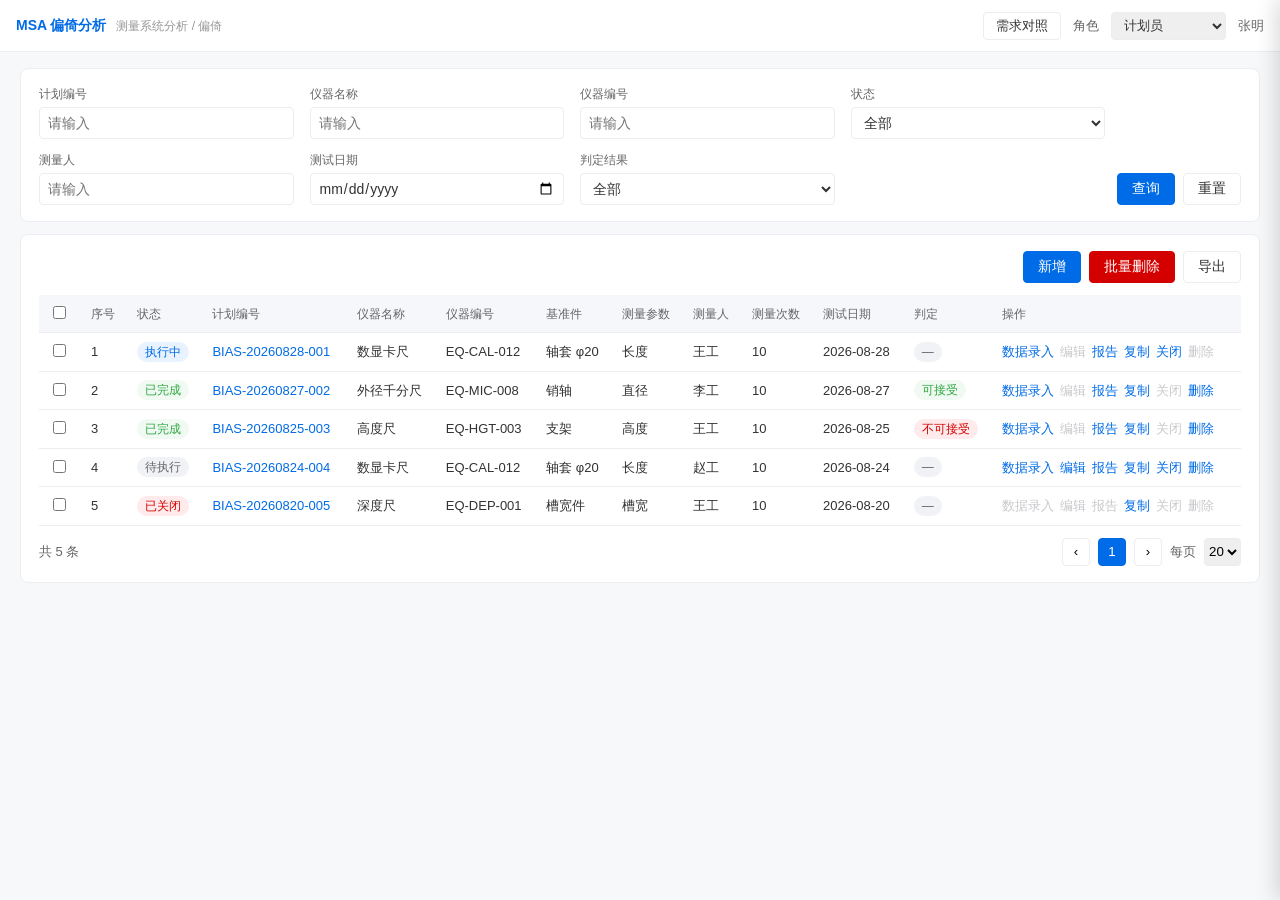
<file: msa/bias.html>
<!DOCTYPE html>
<html lang="zh-CN">
<head>
<meta charset="UTF-8" />
<meta name="viewport" content="width=device-width, initial-scale=1" />
<title>偏倚分析 Demo</title>
<script>if (window.self !== window.top) document.documentElement.classList.add('embedded');</script>
<style>
:root{
  --bg:#f7f8fa; --bg-gray:#f0f2f5; --surface:#fff; --border:#ebedf0;
  --primary:#006be6; --primary-hover:#4080ff; --primary-soft:#006be626;
  --text:#323233; --text-secondary:#969799; --text-third:#646566;
  --success:#2da641; --success-bg:#f0faf2; --warning:#ed6a0c; --warning-bg:#fff5ed;
  --danger:#d40000; --danger-bg:#ffebeb; --hover:#f2f3f4; --header-table:#f5f7fa;
  --radius:8px; --font:-apple-system,BlinkMacSystemFont,"Segoe UI",Roboto,"Helvetica Neue","PingFang SC","Microsoft YaHei",sans-serif;
}
*{box-sizing:border-box}
html,body{margin:0;height:100%}
body{font:14px/1.5 var(--font);color:var(--text);background:var(--bg)}
.app{display:flex;flex-direction:column;height:100vh}

/* 顶栏 */
.topbar{display:flex;align-items:center;justify-content:space-between;padding:0 16px;height:52px;background:var(--surface);border-bottom:1px solid var(--border);flex-shrink:0}
.brand{font-weight:600;color:var(--primary);display:flex;align-items:center;gap:10px}
.brand .crumb{font-size:12px;color:var(--text-secondary);font-weight:400}
.topbar-right{display:flex;align-items:center;gap:12px;color:var(--text-third);font-size:13px}
.topbar-right select{height:28px;border:1px solid var(--border);border-radius:4px;padding:0 8px;color:var(--text)}

/* 内容区 */
.body{flex:1;overflow:auto;padding:16px 20px 40px}
.view{display:block}
.view.hidden{display:none}

/* 需求标注标签 */
.req-tag{display:inline-block;margin-left:8px;padding:0 8px;height:20px;line-height:20px;font-size:11px;font-weight:400;color:#7a5b00;background:#fff7e0;border:1px solid #ffe1a8;border-radius:999px;vertical-align:middle;cursor:default}
.req-tag:hover{background:#ffefc2}

/* 卡片 */
.card{background:var(--surface);border:1px solid var(--border);border-radius:var(--radius);padding:16px 18px;margin-bottom:12px}
.card.fill{display:flex;flex-direction:column}

/* 按钮 */
.btn{display:inline-flex;align-items:center;height:32px;padding:7px 14px;border-radius:4px;border:1px solid var(--border);background:var(--surface);color:var(--text);cursor:pointer;font-size:14px;font-family:inherit}
.btn:hover{background:var(--hover)}
.btn-primary{background:var(--primary);border-color:var(--primary);color:#fff}
.btn-primary:hover{background:var(--primary-hover);border-color:var(--primary-hover)}
.btn-danger{background:var(--danger);border-color:var(--danger);color:#fff}
.btn-link{background:none;border:none;color:var(--primary);cursor:pointer;font:inherit;padding:0}
.btn-sm{height:28px;padding:4px 12px;font-size:13px}

/* 查询 */
.query{display:grid;grid-template-columns:1fr auto;gap:12px;align-items:end}
.query-fields{display:grid;grid-template-columns:repeat(4,minmax(0,1fr));gap:12px 16px}
.field label{display:block;font-size:12px;color:var(--text-third);margin-bottom:4px}
.field input,.field select{width:100%;height:32px;border:1px solid var(--border);border-radius:4px;padding:0 8px;font:inherit;color:var(--text);background:#fff}
.query-actions{display:flex;gap:8px}

/* 工具栏 */
.toolbar{display:flex;justify-content:space-between;align-items:center;margin-bottom:12px;gap:8px}
.toolbar-right{display:flex;gap:8px}

/* 表格 */
.table-wrap{overflow:auto}
table.data{width:100%;border-collapse:separate;border-spacing:0;font-size:13px}
table.data th{background:var(--header-table);color:var(--text-third);font-size:12px;font-weight:500;text-align:left;padding:8px 10px;border-bottom:1px solid var(--border);white-space:nowrap}
table.data td{padding:8px 10px;border-bottom:1px solid var(--border);white-space:nowrap;background:var(--surface)}
table.data tbody tr:hover td{background:var(--hover)}
table.data a{color:var(--primary);text-decoration:none}

/* 徽标 */
.badge{display:inline-block;padding:1px 8px;border-radius:999px;font-size:12px}
.badge-ok{background:var(--success-bg);color:var(--success)}
.badge-warn{background:var(--warning-bg);color:var(--warning)}
.badge-danger{background:var(--danger-bg);color:var(--danger)}
.badge-info{background:#e8f3ff;color:var(--primary)}
.badge-muted{background:var(--bg-gray);color:var(--text-third)}

/* 操作链接 */
.op-link{color:var(--primary);background:none;border:none;padding:0 6px 0 0;cursor:pointer;font:inherit;font-size:13px}
.op-link.danger{color:var(--danger)}
.op-link.disabled{color:#c8c9cc;cursor:not-allowed;pointer-events:none}

/* 分页 */
.pager{display:flex;justify-content:space-between;align-items:center;margin-top:12px;font-size:13px;color:var(--text-third)}
.pager-right{display:flex;align-items:center;gap:8px}
.pager button{height:28px;min-width:28px;border:1px solid var(--border);background:#fff;border-radius:4px;cursor:pointer;font-family:inherit}
.pager button.cur{background:var(--primary);color:#fff;border-color:var(--primary)}
.pager select{height:28px;border:1px solid var(--border);border-radius:4px}

/* 页头（录入/报告） */
.page-head{display:flex;justify-content:space-between;align-items:center;margin-bottom:14px;gap:16px}
.page-head h1{margin:0;font-size:18px;font-weight:600;display:flex;align-items:center;gap:6px}
.head-actions{display:flex;gap:8px}

/* 摘要网格 */
.summary{display:grid;grid-template-columns:repeat(4,minmax(0,1fr));gap:12px 24px}
.summary .item{font-size:13px}
.summary .item .k{color:var(--text-third);font-size:12px}
.summary .item .v{color:var(--text);margin-top:2px;font-weight:500}

/* 录入矩阵 */
.matrix-row{display:grid;grid-template-columns:140px repeat(10,1fr);gap:8px;align-items:center;margin-bottom:8px}
.matrix-row .lbl{font-size:13px;color:var(--text-third)}
.matrix-row .cell{text-align:center}
.matrix-row .cell .idx{font-size:11px;color:var(--text-secondary);margin-bottom:4px}
.matrix-row input{width:100%;height:34px;border:1px solid var(--border);border-radius:4px;text-align:center;font:inherit;font-variant-numeric:tabular-nums}
.matrix-row input.err{border-color:var(--danger);background:var(--danger-bg)}
.matrix-row input:focus{outline:none;border-color:var(--primary)}
.ro-box{display:flex;align-items:center;height:34px;padding:0 10px;background:var(--bg);border:1px solid var(--border);border-radius:4px;color:var(--text-third);font-variant-numeric:tabular-nums}

/* 统计卡 */
.kpi-row{display:grid;grid-template-columns:repeat(6,1fr);gap:12px;margin-bottom:12px}
.stat-card{background:var(--surface);border:1px solid var(--border);border-radius:var(--radius);padding:12px 14px}
.stat-card .num{font-size:20px;font-weight:600;font-variant-numeric:tabular-nums;color:var(--text)}
.stat-card .lbl{font-size:12px;color:var(--text-secondary);margin-top:2px}

/* 结论条 */
.verdict{padding:12px 16px;border-radius:var(--radius);border:1px solid #c6e2ff;background:#e8f3ff;margin-bottom:14px;display:flex;align-items:center;gap:12px}
.verdict.ok{border-color:#b7eb8f;background:var(--success-bg)}
.verdict.danger{border-color:#ffa39e;background:var(--danger-bg)}
.verdict .big{font-size:16px;font-weight:600}
.verdict .note{font-size:12px;color:var(--text-third)}

/* 图 */
.chart-box{border:1px solid var(--border);border-radius:var(--radius);padding:10px 12px 4px;margin-bottom:8px;background:var(--surface)}
.chart-box svg{width:100%;height:auto}
.caption{font-size:12px;color:var(--text-secondary);margin-bottom:14px}

h2.sec{font-size:14px;font-weight:600;margin:18px 0 10px;display:flex;align-items:center;gap:6px}

/* 署名 */
.sign{display:flex;justify-content:flex-end;gap:60px;margin-top:18px;padding-top:14px;border-top:1px solid var(--border);font-size:13px;color:var(--text-third)}
.sign span{min-width:80px;text-align:center}
.sign .line{display:block;height:28px;border-bottom:1px solid var(--text);min-width:120px;margin-top:4px}

/* 需求对照面板 */
.req-mask{display:none;position:fixed;inset:0;background:rgba(0,0,0,.35);z-index:60}
.req-mask.show{display:block}
.req-panel{position:fixed;top:0;right:0;bottom:0;width:520px;max-width:90vw;background:#fff;z-index:61;box-shadow:-4px 0 20px rgba(0,0,0,.15);transform:translateX(100%);transition:transform .25s;display:flex;flex-direction:column}
.req-panel.show{transform:translateX(0)}
.req-panel .rp-head{display:flex;align-items:center;justify-content:space-between;padding:14px 18px;border-bottom:1px solid var(--border)}
.req-panel .rp-head h3{margin:0;font-size:16px;font-weight:600}
.req-panel .rp-body{flex:1;overflow:auto;padding:16px 18px}
.req-panel table{width:100%;border-collapse:collapse;font-size:13px}
.req-panel th,.req-panel td{border:1px solid var(--border);padding:8px 10px;text-align:left;vertical-align:top}
.req-panel th{background:var(--header-table);color:var(--text-third);font-weight:500}
.req-panel td code{color:var(--danger);font-size:12px}
.req-panel .grp{font-weight:600;margin:16px 0 8px;font-size:14px}
.req-panel .grp:first-child{margin-top:0}

/* toast */
.toast{position:fixed;top:64px;left:50%;transform:translateX(-50%);background:#323233;color:#fff;padding:8px 16px;border-radius:4px;font-size:13px;z-index:100;display:none}
.toast.show{display:block}

/* 嵌入模式：隐藏自身顶栏，铺满 */
html.embedded .topbar{display:none}
html.embedded .body{padding:0}
</style>
</head>
<body data-mod="bias">
<div class="app">
  <header class="topbar">
    <div class="brand">MSA 偏倚分析<span class="crumb">测量系统分析 / 偏倚</span></div>
    <div class="topbar-right">
      <button class="btn btn-sm" type="button" id="reqBtn">需求对照</button>
      <span>角色</span>
      <select id="roleSel" onchange="setRole(this.value)">
        <option value="planner">计划员</option>
        <option value="appraiser">评价人 · 王工</option>
      </select>
      <span>张明</span>
    </div>
  </header>

  <div class="body">

    <!-- ============ 视图一：计划列表 ============ -->
    <section id="view-list" class="view">
      <div class="card">
        <div class="query">
          <div class="query-fields">
            <div class="field"><label>计划编号</label><input id="qNo" placeholder="请输入" /></div>
            <div class="field"><label>仪器名称</label><input id="qName" placeholder="请输入" /></div>
            <div class="field"><label>仪器编号</label><input id="qEqNo" placeholder="请输入" /></div>
            <div class="field">
              <label>状态</label>
              <select id="qStatus">
                <option value="">全部</option><option>待执行</option><option>执行中</option><option>已完成</option><option>已关闭</option>
              </select>
            </div>
            <div class="field"><label>测量人</label><input id="qUser" placeholder="请输入" /></div>
            <div class="field"><label>测试日期</label><input id="qDate" type="date" /></div>
            <div class="field">
              <label>判定结果</label>
              <select id="qVerdict">
                <option value="">全部</option><option>可接受</option><option>不可接受</option><option>—</option>
              </select>
            </div>
          </div>
          <div class="query-actions">
            <button class="btn btn-primary" type="button" onclick="doQuery()">查询</button>
            <button class="btn" type="button" onclick="resetQuery()">重置</button>
          </div>
        </div>
      </div>

      <div class="card fill">
        <div class="toolbar">
          <div class="toolbar-left"></div>
          <div class="toolbar-right">
            <button class="btn btn-primary" type="button" data-planner-only onclick="openPlan()">新增</button>
            <button class="btn btn-danger" type="button" data-planner-only onclick="toast('请先勾选要删除的计划')">批量删除</button>
            <button class="btn" type="button" onclick="return notExport()">导出</button>
          </div>
        </div>
        <div class="table-wrap">
          <table class="data">
            <thead>
              <tr>
                <th><input type="checkbox" /></th>
                <th>序号</th><th>状态</th><th>计划编号</th><th>仪器名称</th><th>仪器编号</th>
                <th>基准件</th><th>测量参数</th><th>测量人</th><th>测量次数</th><th>测试日期</th><th>判定</th><th>操作</th>
              </tr>
            </thead>
            <tbody id="listBody"></tbody>
          </table>
        </div>
        <div class="pager">
          <span id="pagerTotal">共 0 条</span>
          <div class="pager-right">
            <button type="button">‹</button><button class="cur" type="button">1</button><button type="button">›</button>
            <span>每页</span><select><option>20</option><option>50</option></select>
          </div>
        </div>
      </div>
    </section>

    <!-- ============ 视图二：数据录入 ============ -->
    <section id="view-data" class="view hidden">
      <div class="page-head">
        <h1>数据录入</h1>
        <div class="head-actions">
          <button class="btn" type="button" onclick="go('list')">返回列表</button>
          <button class="btn btn-primary" type="button" onclick="saveData()">保存</button>
        </div>
      </div>

      <div class="card">
        <div class="summary" id="dataSummary"></div>
      </div>

      <div class="card">
        <div class="toolbar" style="margin-bottom:6px">
          <h2 class="sec" style="margin:0">基准值与测量数据</h2>
          <span class="req-tag">模板 §1 确定基准值 · §2 记录测量样本10次</span>
        </div>
        <div class="matrix-row">
          <div class="lbl">基准值（只读）</div>
          <div style="grid-column:span 10"><div class="ro-box" id="stdVal"></div></div>
        </div>
        <div class="matrix-row">
          <div class="lbl">10 次测量读数</div>
          <div id="dataCells" style="grid-column:span 10;display:grid;grid-template-columns:repeat(10,1fr);gap:8px"></div>
        </div>
        <div class="hint" style="font-size:12px;color:var(--text-secondary);margin-top:6px">非数字禁止保存 · 空白 = 未测 · 10 次全部填齐后才出正式结论</div>
      </div>

      <div class="card">
        <div class="toolbar" style="margin-bottom:6px">
          <h2 class="sec" style="margin:0">即时统计（只读）</h2>
          <span class="req-tag">模板 §3 数据处理</span>
        </div>
        <div class="kpi-row" id="statCards"></div>
      </div>
    </section>

    <!-- ============ 视图三：报告 ============ -->
    <section id="view-report" class="view hidden">
      <div class="page-head">
        <h1>偏倚分析报告</h1>
        <div class="head-actions">
          <button class="btn" type="button" onclick="go('list')">返回列表</button>
          <button class="btn" type="button" onclick="return notExport()">导出</button>
        </div>
      </div>

      <div class="verdict" id="verdictBar"></div>

      <div class="card">
        <div class="toolbar" style="margin-bottom:6px">
          <h2 class="sec" style="margin:0">计划摘要</h2>
          <span class="req-tag">模板封面字段 A4–A6 · 编号 A1</span>
        </div>
        <div class="summary" id="reportSummary"></div>
      </div>

      <div class="card">
        <div class="toolbar" style="margin-bottom:6px">
          <h2 class="sec" style="margin:0">统计结果</h2>
          <span class="req-tag">模板 §3 数据处理</span>
        </div>
        <div class="kpi-row" id="reportStats"></div>
      </div>

      <div class="card">
        <div class="toolbar" style="margin-bottom:6px">
          <h2 class="sec" style="margin:0">偏倚图</h2>
          <span class="req-tag">模板 §4 数据分析</span>
        </div>
        <div class="chart-box" id="biasChart"></div>
        <div class="caption">横轴为 10 次测量序号，纵轴为偏倚（读数 − 基准值）；虚线为 95% 置信区间上下限，0 线为无偏倚参考线。</div>
      </div>

      <div class="card">
        <div class="toolbar" style="margin-bottom:6px">
          <h2 class="sec" style="margin:0">原始数据</h2>
          <span class="req-tag">模板 §2 记录测量样本10次</span>
        </div>
        <div class="table-wrap">
          <table class="data" id="rawTable"></table>
        </div>
      </div>

      <div class="sign">
        <span>审核<div class="line"></div></span>
        <span>分析者<div class="line"></div></span>
      </div>
    </section>
  </div>
</div>

<!-- 需求对照面板 -->
<div class="req-mask" id="reqMask" onclick="toggleReq(false)"></div>
<aside class="req-panel" id="reqPanel">
  <div class="rp-head">
    <h3>功能 ↔ 需求文档对应关系</h3>
    <button class="btn btn-sm" type="button" onclick="toggleReq(false)">关闭</button>
  </div>
  <div class="rp-body" id="reqBody"></div>
</aside>

<div class="toast" id="toast"></div>

<script>
/* ============ 常量（对齐模板 L15/L19/L21） ============ */
var D2 = 3.07751;     // d2（g=1 子组）
var D2STAR = 3.17905; // d2*（n=10）
var TV = 1.8595;      // t(v, 1-α/2)，α=0.05
var N = 10;           // 测量次数

/* ============ 数据 ============ */
var PLANS = [
  { id:'BIAS-20260828-001', status:'执行中', eq:'数显卡尺', eqNo:'EQ-CAL-012', type:'0–150 mm / 0.01 mm', part:'轴套 φ20', param:'长度', spec:'0–150 mm', user:'王工', date:'2026-08-28', std:'20.000', values:[20.001,20.002,20.000,20.003,null,null,null,null,null,null] },
  { id:'BIAS-20260827-002', status:'已完成', eq:'外径千分尺', eqNo:'EQ-MIC-008', type:'0–25 mm / 0.001 mm', part:'销轴', param:'直径', spec:'0–25 mm', user:'李工', date:'2026-08-27', std:'10.000', values:[10.002,9.998,10.001,9.999,10.000,9.998,10.002,10.001,9.999,10.000] },
  { id:'BIAS-20260825-003', status:'已完成', eq:'高度尺', eqNo:'EQ-HGT-003', type:'0–300 mm / 0.02 mm', part:'支架', param:'高度', spec:'0–300 mm', user:'王工', date:'2026-08-25', std:'50.00', values:[50.01,50.03,50.00,50.02,50.01,50.04,50.02,50.00,50.03,50.01] },
  { id:'BIAS-20260824-004', status:'待执行', eq:'数显卡尺', eqNo:'EQ-CAL-012', type:'0–150 mm / 0.01 mm', part:'轴套 φ20', param:'长度', spec:'0–150 mm', user:'赵工', date:'2026-08-24', std:'20.000', values:[null,null,null,null,null,null,null,null,null,null] },
  { id:'BIAS-20260820-005', status:'已关闭', eq:'深度尺', eqNo:'EQ-DEP-001', type:'0–200 mm / 0.02 mm', part:'槽宽件', param:'槽宽', spec:'0–200 mm', user:'王工', date:'2026-08-20', std:'30.00', values:[null,null,null,null,null,null,null,null,null,null] }
];

var filtered = PLANS.slice();
var curPlan = null;   // 当前数据录入/报告对象
var curDraft = null;  // 录入草稿（10 元素数组）

/* ============ 计算（极差法） ============ */
function computeBias(values, std) {
  std = parseFloat(std);
  var filled = values.filter(function(v){ return v !== null && v !== undefined && v !== ''; });
  var n = filled.length;
  if (n === 0) return { n:0 };
  var sum = 0, mx = -Infinity, mn = Infinity;
  filled.forEach(function(v){ sum += v; if(v>mx)mx=v; if(v<mn)mn=v; });
  var mean = sum / n;
  var sigmaR = (mx - mn) / D2STAR;
  var bias = mean - std;
  var sigmaB = sigmaR / Math.sqrt(n);
  var t = sigmaB === 0 ? 0 : bias / sigmaB;
  var half = D2 * sigmaB * TV / D2STAR;
  var ciL = bias - half, ciU = bias + half;
  var accept = (ciU > 0 && 0 > ciL); // 0 严格落在区间内
  return { n:n, mean:mean, sigmaR:sigmaR, bias:bias, sigmaB:sigmaB, t:t, ciL:ciL, ciU:ciU, accept:accept, full:n===N };
}

function fmt(x, d) {
  if (x === null || x === undefined) return '—';
  return Number(x).toFixed(d == null ? 4 : d);
}

/* ============ 角色 ============ */
function applyRole() {
  var role = localStorage.getItem('grrRole') || 'planner';
  var sel = document.getElementById('roleSel');
  if (sel) sel.value = role;
  document.body.setAttribute('data-role', role);
  document.querySelectorAll('[data-planner-only]').forEach(function(el){
    el.style.display = role === 'planner' ? '' : 'none';
  });
}
function setRole(v){ localStorage.setItem('grrRole', v); applyRole(); renderList(); }

/* ============ 视图切换 ============ */
function go(view) {
  ['list','data','report'].forEach(function(v){
    document.getElementById('view-'+v).classList.toggle('hidden', v !== view);
  });
  if (view === 'data') renderData();
  if (view === 'report') renderReport();
}

/* ============ 列表 ============ */
function verdictOf(p) {
  if (p.status !== '已完成') return '—';
  var r = computeBias(p.values, p.std);
  return r.accept ? '可接受' : '不可接受';
}
function badgeClass(status){
  return { '待执行':'badge-muted', '执行中':'badge-info', '已完成':'badge-ok', '已关闭':'badge-danger' }[status];
}
function verdictBadge(v){
  if (v === '—') return '<span class="badge badge-muted">—</span>';
  return v === '可接受' ? '<span class="badge badge-ok">可接受</span>' : '<span class="badge badge-danger">不可接受</span>';
}
function opsOf(p) {
  var isPlanner = document.body.getAttribute('data-role') === 'planner';
  var d = function(enabled, label, fn){ return enabled
    ? '<a class="op-link" href="javascript:void(0)" onclick="'+fn+'">'+label+'</a>'
    : '<span class="op-link disabled">'+label+'</span>'; };
  var s = p.status;
  var edit = (s === '待执行') && isPlanner;
  var close = (s === '待执行' || s === '执行中') && isPlanner;
  var del = (s === '待执行' || s === '已完成') && isPlanner;
  var entry = s !== '已关闭';
  var report = s !== '已关闭';
  var h = '';
  h += d(entry, '数据录入', "openData('"+p.id+"')");
  h += d(edit, '编辑', "openPlan('"+p.id+"')");
  h += d(report, '报告', "openReport('"+p.id+"')");
  h += '<a class="op-link" href="javascript:void(0)" onclick="copyPlan(\''+p.id+'\')">复制</a>';
  h += d(close, '关闭', "closePlan('"+p.id+"')");
  h += d(del, '删除', "delPlan('"+p.id+"')");
  return h;
}
function renderList() {
  var tb = document.getElementById('listBody');
  var rows = '';
  filtered.forEach(function(p, i){
    var v = verdictOf(p);
    rows += '<tr>' +
      '<td><input type="checkbox" /></td>' +
      '<td>'+(i+1)+'</td>' +
      '<td><span class="badge '+badgeClass(p.status)+'">'+p.status+'</span></td>' +
      '<td><a href="javascript:void(0)" onclick="openReport(\''+p.id+'\')">'+p.id+'</a></td>' +
      '<td>'+p.eq+'</td><td>'+p.eqNo+'</td><td>'+p.part+'</td><td>'+p.param+'</td>' +
      '<td>'+p.user+'</td><td>'+N+'</td><td>'+p.date+'</td>' +
      '<td>'+verdictBadge(v)+'</td>' +
      '<td>'+opsOf(p)+'</td>' +
      '</tr>';
  });
  tb.innerHTML = rows;
  document.getElementById('pagerTotal').textContent = '共 ' + filtered.length + ' 条';
}
function doQuery() {
  var no = document.getElementById('qNo').value.trim();
  var name = document.getElementById('qName').value.trim();
  var eqNo = document.getElementById('qEqNo').value.trim();
  var st = document.getElementById('qStatus').value;
  var user = document.getElementById('qUser').value.trim();
  var date = document.getElementById('qDate').value;
  var vd = document.getElementById('qVerdict').value;
  filtered = PLANS.filter(function(p){
    if (no && p.id.indexOf(no) < 0) return false;
    if (name && p.eq.indexOf(name) < 0) return false;
    if (eqNo && p.eqNo.indexOf(eqNo) < 0) return false;
    if (st && p.status !== st) return false;
    if (user && p.user.indexOf(user) < 0) return false;
    if (date && p.date !== date) return false;
    if (vd && verdictOf(p) !== vd) return false;
    return true;
  });
  renderList();
}
function resetQuery() {
  ['qNo','qName','qEqNo','qStatus','qUser','qDate','qVerdict'].forEach(function(id){
    document.getElementById(id).value = '';
  });
  filtered = PLANS.slice();
  renderList();
}

/* ============ 计划新增/编辑（弹窗简化：直接提示） ============ */
function openPlan(id) {
  if (id) { toast('编辑计划：' + id + '（演示）'); }
  else { toast('新增计划（演示：此处展开计划表单弹窗）'); }
}
function copyPlan(id){ toast('已复制为新草稿（演示）'); }
function closePlan(id){
  var p = findPlan(id); if (p) p.status = '已关闭';
  toast('已关闭'); renderList();
}
function delPlan(id){
  PLANS = PLANS.filter(function(p){ return p.id !== id; });
  filtered = filtered.filter(function(p){ return p.id !== id; });
  toast('已删除'); renderList();
}
function findPlan(id){ for (var i=0;i<PLANS.length;i++) if (PLANS[i].id===id) return PLANS[i]; return null; }

/* ============ 数据录入 ============ */
function openData(id) {
  var p = findPlan(id);
  if (!p) return;
  curPlan = p;
  curDraft = p.values.slice(); // 拷贝
  go('data');
}
function renderData() {
  if (!curPlan) return;
  var p = curPlan;
  document.getElementById('dataSummary').innerHTML =
    '<div class="item"><div class="k">量具名称</div><div class="v">'+p.eq+'</div></div>' +
    '<div class="item"><div class="k">量具型号</div><div class="v">'+p.type+'</div></div>' +
    '<div class="item"><div class="k">量具编号</div><div class="v">'+p.eqNo+'</div></div>' +
    '<div class="item"><div class="k">基准件名称</div><div class="v">'+p.part+'</div></div>' +
    '<div class="item"><div class="k">测量参数</div><div class="v">'+p.param+'</div></div>' +
    '<div class="item"><div class="k">参数规格</div><div class="v">'+p.spec+'</div></div>' +
    '<div class="item"><div class="k">测试人员</div><div class="v">'+p.user+'</div></div>' +
    '<div class="item"><div class="k">测试日期</div><div class="v">'+p.date+'</div></div>';
  document.getElementById('stdVal').textContent = p.std;
  var cells = document.getElementById('dataCells');
  var html = '';
  for (var i=0;i<N;i++) {
    var val = curDraft[i];
    html += '<div class="cell"><div class="idx">'+(i+1)+'</div>' +
      '<input id="c'+i+'" type="text" value="'+(val==null?'':val)+'" ' +
      'oninput="onCellInput('+i+')" onblur="onCellBlur('+i+')" inputmode="decimal" /></div>';
  }
  cells.innerHTML = html;
  renderStats();
}
function onCellInput(i) {
  var el = document.getElementById('c'+i);
  var v = el.value.trim();
  el.classList.remove('err');
  if (v === '') { curDraft[i] = null; }
  else {
    var num = Number(v);
    if (isNaN(num)) { el.classList.add('err'); curDraft[i] = null; }
    else { curDraft[i] = num; }
  }
  renderStats();
}
function onCellBlur(i) {
  var el = document.getElementById('c'+i);
  var v = el.value.trim();
  if (v !== '' && isNaN(Number(v))) { el.classList.add('err'); toast('请输入数字'); }
}
function renderStats() {
  if (!curPlan) return;
  var r = computeBias(curDraft, curPlan.std);
  var d = r.n === 0;
  var cards = [
    { lbl:'均值 X̄', num: d?'—':fmt(r.mean,4) },
    { lbl:'σ 重复性 (极差/d2*)', num: d?'—':fmt(r.sigmaR,4) },
    { lbl:'偏倚 = X̄ − 基准值', num: d?'—':fmt(r.bias,4) },
    { lbl:'σb = σr/√n', num: d?'—':fmt(r.sigmaB,4) },
    { lbl:'t 统计量 = 偏倚/σb', num: d?'—':fmt(r.t,3) },
    { lbl:'95% 置信区间', num: d?'—':'['+fmt(r.ciL,4)+', '+fmt(r.ciU,4)+']' }
  ];
  document.getElementById('statCards').innerHTML = cards.map(function(c){
    return '<div class="stat-card"><div class="num">'+c.num+'</div><div class="lbl">'+c.lbl+'</div></div>';
  }).join('');
  document.getElementById('view-data').querySelector('.hint').innerHTML =
    (r.full ? '10 次测量已填齐，可保存并生成正式结论。' : '已填 ' + r.n + ' / ' + N + ' 次 · 空白 = 未测 · 10 次全部填齐后才出正式结论');
}
function saveData() {
  if (!curPlan) return;
  var bad = 0;
  for (var i=0;i<N;i++){ if (curDraft[i] != null && isNaN(Number(curDraft[i]))) bad++; }
  if (bad > 0) { toast('存在非数字输入，请修正后保存'); return; }
  var filled = curDraft.filter(function(v){ return v != null; }).length;
  curPlan.values = curDraft.slice();
  if (filled === N) { curPlan.status = '已完成'; toast('已保存，计划进入已完成'); }
  else { curPlan.status = '执行中'; toast('已保存草稿（' + filled + '/' + N + '）'); }
  filtered = PLANS.slice();
  renderList();
  renderStats();
}

/* ============ 报告 ============ */
function openReport(id) {
  var p = findPlan(id);
  if (!p) return;
  curPlan = p;
  go('report');
}
function renderReport() {
  if (!curPlan) return;
  var p = curPlan;
  var r = computeBias(p.values, p.std);
  // 结论条
  var bar = document.getElementById('verdictBar');
  var vdText;
  if (r.n === 0) { vdText = '—'; bar.className = 'verdict'; }
  else if (r.accept) { vdText = '可接受'; bar.className = 'verdict ok'; }
  else { vdText = '不可接受'; bar.className = 'verdict danger'; }
  var note = '判定规则：0 在置信区间内为系统可接受，超出置信区间则为不可接受。';
  if (r.n > 0 && !r.full) note = '（测量未填齐，结论为预览值，正式结论需 10 次全填齐）';
  bar.innerHTML = '<span class="big">判定结果：' + vdText + '</span><span class="note">' + note + '</span>';

  // 摘要
  document.getElementById('reportSummary').innerHTML =
    '<div class="item"><div class="k">量具名称</div><div class="v">'+p.eq+'</div></div>' +
    '<div class="item"><div class="k">量具型号</div><div class="v">'+p.type+'</div></div>' +
    '<div class="item"><div class="k">量具编号</div><div class="v">'+p.eqNo+'</div></div>' +
    '<div class="item"><div class="k">基准件名称</div><div class="v">'+p.part+'</div></div>' +
    '<div class="item"><div class="k">测量参数</div><div class="v">'+p.param+'</div></div>' +
    '<div class="item"><div class="k">参数规格</div><div class="v">'+p.spec+'</div></div>' +
    '<div class="item"><div class="k">测试人员</div><div class="v">'+p.user+'</div></div>' +
    '<div class="item"><div class="k">测试日期</div><div class="v">'+p.date+'</div></div>';

  // 统计卡
  var d = r.n === 0;
  document.getElementById('reportStats').innerHTML = [
    { lbl:'基准值', num: p.std },
    { lbl:'均值 X̄', num: d?'—':fmt(r.mean,4) },
    { lbl:'σ 重复性', num: d?'—':fmt(r.sigmaR,4) },
    { lbl:'偏倚', num: d?'—':fmt(r.bias,4) },
    { lbl:'t 统计量', num: d?'—':fmt(r.t,3) },
    { lbl:'95% CI', num: d?'—':'['+fmt(r.ciL,4)+', '+fmt(r.ciU,4)+']' }
  ].map(function(c){ return '<div class="stat-card"><div class="num">'+c.num+'</div><div class="lbl">'+c.lbl+'</div></div>'; }).join('');

  // 原始数据表
  var heads = '<tr><th>次数</th>' + Array.from({length:N}, function(_,i){ return '<th>'+(i+1)+'</th>'; }).join('') + '</tr>';
  var valRow = '<tr><td>读数</td>' + p.values.map(function(v){ return '<td>'+(v==null?'—':v)+'</td>'; }).join('') + '</tr>';
  var biasRow = '<tr><td>偏倚（读数−基准值）</td>' + p.values.map(function(v){ return '<td>'+(v==null?'—':fmt(v-p.std,4))+'</td>'; }).join('') + '</tr>';
  document.getElementById('rawTable').innerHTML = heads + valRow + biasRow;

  drawChart(r, p.values, p.std);
}

/* ============ 偏倚图（SVG） ============ */
function drawChart(r, values, std) {
  var box = document.getElementById('biasChart');
  if (r.n === 0) { box.innerHTML = '<div style="color:var(--text-secondary);font-size:13px;padding:20px 0;text-align:center">暂无数据</div>'; return; }
  var W = 680, H = 300, padL = 64, padR = 24, padT = 22, padB = 44;
  var pw = W - padL - padR, ph = H - padT - padB;
  var pts = [];
  values.forEach(function(v, i){ if (v != null) pts.push({ x:i+1, y:v - std }); });
  var yAll = pts.map(function(p){ return p.y; }).concat([0, r.ciL, r.ciU]);
  var yMin = Math.min.apply(null, yAll), yMax = Math.max.apply(null, yAll);
  var span = yMax - yMin || 1;
  var padY = span * 0.18;
  yMin -= padY; yMax += padY; span = yMax - yMin;
  function X(x){ return padL + (x - 1) / (N - 1) * pw; }
  function Y(y){ return padT + (yMax - y) / span * ph; }

  var g = '<svg viewBox="0 0 ' + W + ' ' + H + '" xmlns="http://www.w3.org/2000/svg">';
  // 网格 + y 轴刻度
  var ticks = 5;
  for (var t = 0; t <= ticks; t++) {
    var yv = yMin + span * t / ticks;
    var yy = Y(yv);
    g += '<line x1="'+padL+'" y1="'+yy+'" x2="'+(W-padR)+'" y2="'+yy+'" stroke="#f0f2f5" stroke-width="1"/>';
    g += '<text x="'+(padL-8)+'" y="'+(yy+4)+'" text-anchor="end" font-size="11" fill="#969799">'+fmt(yv,4)+'</text>';
  }
  // 0 参考线
  g += '<line x1="'+padL+'" y1="'+Y(0)+'" x2="'+(W-padR)+'" y2="'+Y(0)+'" stroke="#969799" stroke-width="1.2" stroke-dasharray="5,4"/>';
  g += '<text x="'+(W-padR)+'" y="'+(Y(0)-4)+'" text-anchor="end" font-size="11" fill="#646566">0</text>';
  // CI 上下限
  g += '<line x1="'+padL+'" y1="'+Y(r.ciU)+'" x2="'+(W-padR)+'" y2="'+Y(r.ciU)+'" stroke="#d40000" stroke-width="1.2" stroke-dasharray="5,4"/>';
  g += '<text x="'+(W-padR)+'" y="'+(Y(r.ciU)-4)+'" text-anchor="end" font-size="11" fill="#d40000">上限 '+fmt(r.ciU,4)+'</text>';
  g += '<line x1="'+padL+'" y1="'+Y(r.ciL)+'" x2="'+(W-padR)+'" y2="'+Y(r.ciL)+'" stroke="#d40000" stroke-width="1.2" stroke-dasharray="5,4"/>';
  g += '<text x="'+(W-padR)+'" y="'+(Y(r.ciL)-4)+'" text-anchor="end" font-size="11" fill="#d40000">下限 '+fmt(r.ciL,4)+'</text>';
  // 散点连线
  g += '<polyline fill="none" stroke="#006be6" stroke-width="1.5" points="' + pts.map(function(p){ return X(p.x)+','+Y(p.y); }).join(' ') + '"/>';
  pts.forEach(function(p){
    g += '<circle cx="'+X(p.x)+'" cy="'+Y(p.y)+'" r="4" fill="#006be6"/>';
  });
  // x 轴刻度
  for (var i=1;i<=N;i++) {
    g += '<text x="'+X(i)+'" y="'+(H-padB+16)+'" text-anchor="middle" font-size="11" fill="#969799">'+i+'</text>';
  }
  g += '<text x="'+(padL+pw/2)+'" y="'+(H-8)+'" text-anchor="middle" font-size="12" fill="#646566">测量序号</text>';
  g += '</svg>';
  box.innerHTML = g;
}

/* ============ 需求对照面板 ============ */
var REQ_ROWS = [
  { grp:'模块与流程', rows:[
    ['计划列表 / 查询 / 行操作（新增·编辑·数据录入·报告·复制·关闭·删除·批量删除·导出）','模块定位（单基准件 10 次重复测量偏倚研究）'],
    ['视图流转：列表 → 数据录入 → 报告','模板「封面 → 测量 → 数据处理 → 结论」结构']
  ]},
  { grp:'封面 / 计划字段', rows:[
    ['量具名称 / 型号 / 编号','模板 A4–A6 <code>{equipmentName}</code> / <code>{typeName}</code> / <code>{equipmentNum}</code>'],
    ['基准件名称 / 测量参数 / 参数规格','模板 A4–A6 <code>{nameOfReferencePart}</code> / <code>{measuringParam}</code> / <code>{paramSpecification}</code>'],
    ['测试人员 / 测试日期','模板 A4–A5 <code>{measuringUserName}</code> / <code>{addTime}</code>'],
    ['报告编号','模板 A1「MSA偏倚分析表」 / I3「编号：XL-GL-PK-081-02」']
  ]},
  { grp:'数据录入', rows:[
    ['基准值（只读）','§1 确定基准值：<code>{standardValue}</code>（A8/C8）'],
    ['10 次测量读数输入','§2 记录测量样本10次：<code>{list.measureValue}</code>（B11:K12）'],
    ['非数字禁存 · 空=未测 · 填齐出结论','录入校验（模板空值按 0 的缺陷已纠正）']
  ]},
  { grp:'统计计算', rows:[
    ['均值 X̄ = Σ读数 / 10','§3 数据处理 G15 <code>=SUM(B12:K12)/10</code>'],
    ['σ重复性 = (Max−Min) / d2*','§3 G16，d2* = 3.17905（n=10 极差法）'],
    ['偏倚 = X̄ − 基准值','§3 G17 <code>=G15-C8</code>'],
    ['σb = σr / √n','§3 G18 <code>=G16/SQRT(10)</code>'],
    ['t 统计量 = 偏倚 / σb','§3 G19 <code>=G17/G18</code>'],
    ['95% CI = 偏倚 ± d2·σb·tv / d2*','§3 B21/B22，tv=1.8595、d2=3.07751、d2*=3.17905']
  ]},
  { grp:'图表与结论', rows:[
    ['偏倚图（偏倚散点 + CI 上下限 + 0 线）','§4 数据分析（上限值/下限值/偏倚 三行）'],
    ['判定：0 在置信区间内 → 可接受','§5 结论 A43 <code>=IF(AND(上限>0,0>下限),"可接受","不可接受")</code>'],
    ['署名：审核 / 分析者','模板 E45「审核」 / I45「分析者」'],
    ['导出','模板套打（本期提示「导出暂未开放」）']
  ]}
];
function renderReq() {
  var body = document.getElementById('reqBody');
  var html = '<p style="font-size:13px;color:var(--text-third);margin:0 0 8px">本 demo 各功能点与《偏倚分析报告.xlsx》（偏倚 Sheet）需求的对应关系如下：</p>';
  REQ_ROWS.forEach(function(sec){
    html += '<div class="grp">' + sec.grp + '</div>';
    html += '<table><tr><th style="width:46%">功能点</th><th>对应需求（模板）</th></tr>';
    sec.rows.forEach(function(r){ html += '<tr><td>'+r[0]+'</td><td>'+r[1]+'</td></tr>'; });
    html += '</table>';
  });
  body.innerHTML = html;
}
function toggleReq(on) {
  document.getElementById('reqMask').classList.toggle('show', on);
  document.getElementById('reqPanel').classList.toggle('show', on);
}

/* ============ toast / 导出 ============ */
function toast(msg) {
  var el = document.getElementById('toast');
  el.textContent = msg;
  el.classList.add('show');
  clearTimeout(window.__t);
  window.__t = setTimeout(function(){ el.classList.remove('show'); }, 2200);
}
function notExport(){ toast('导出暂未开放'); return false; }

/* ============ 初始化 ============ */
document.getElementById('reqBtn').addEventListener('click', function(){ toggleReq(true); });
document.addEventListener('DOMContentLoaded', function(){
  applyRole();
  renderList();
  renderReq();
});
</script>
</body>
</html>
</file>
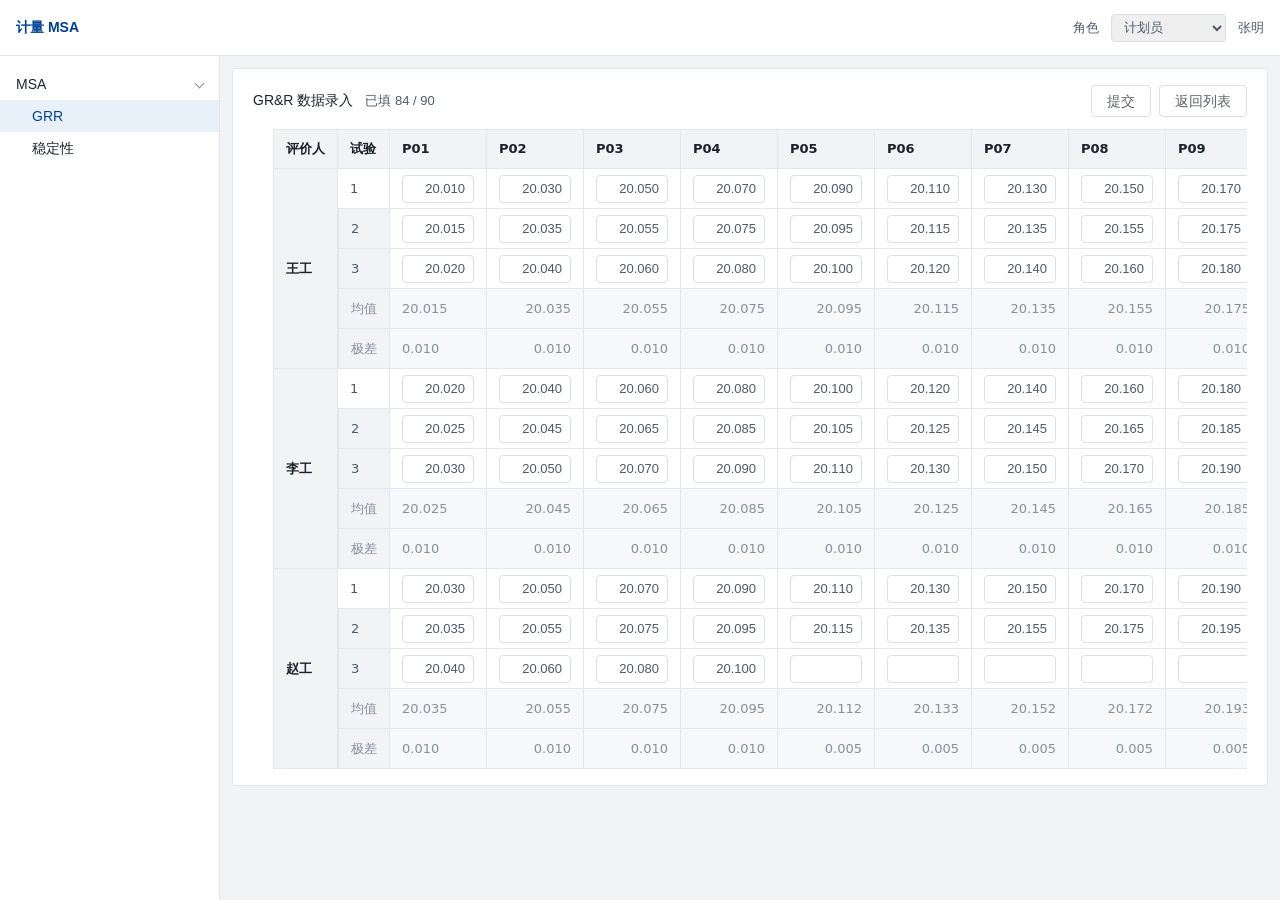
<file: msa/data.html>
<!DOCTYPE html>
<html lang="zh-CN">
<head>
  <meta charset="UTF-8" />
  <meta name="viewport" content="width=device-width, initial-scale=1" />
  <title>GRR 数据录入</title>
  <script>if (window.self !== window.top) document.documentElement.classList.add('embedded');</script>
  <link rel="stylesheet" href="css/demo.css?v=2.0.0" />
  <link rel="stylesheet" href="css/lims-theme.css?v=1.6.1" />
</head>
<body data-mod="grr">
<div class="app">
  <header class="header">
    <div class="brand">计量 MSA</div>
    <div class="header-right">
      <span>角色</span>
      <select id="roleSel" onchange="setRole(this.value); paintRole();">
        <option value="planner">计划员</option>
        <option value="appraiser">评价人 · 王工</option>
      </select>
      <span>张明</span>
    </div>
  </header>
  <aside class="sidebar">
    <div id="msaNav"></div>
  </aside>
  <main>
    <div class="card">
      <div class="toolbar">
        <div class="list-toolbar__info">
          <span class="list-toolbar__title">GR&amp;R 数据录入</span>
          <span class="list-toolbar__sel progress" id="prog">已填 54 / 90</span>
        </div>
        <div class="list-toolbar__actions">
          <button class="btn" type="button" onclick="onSubmit()">提交</button>
          <a class="btn" href="index.html">返回列表</a>
        </div>
      </div>
      <div class="table-wrap">
        <table class="data matrix" id="mx"></table>
      </div>
    </div>
  </main>
</div>
<script src="js/app.js"></script>
<script>
var parts = ["P01","P02","P03","P04","P05","P06","P07","P08","P09","P10"];
var ops = ["王工","李工","赵工"];
var data = {};
function seed() {
  ops.forEach(function (op, oi) {
    data[op] = [[],[],[]];
    for (var t = 0; t < 3; t++) {
      for (var p = 0; p < 10; p++) {
        var filled = oi < 2 || t < 2 || p < 4;
        data[op][t][p] = filled ? (20.01 + p * 0.02 + oi * 0.01 + t * 0.005).toFixed(3) : "";
      }
    }
  });
}
function avg(arr) {
  var n = 0, s = 0;
  arr.forEach(function (v) { if (v !== "") { s += parseFloat(v); n++; } });
  return n ? (s / n).toFixed(3) : "";
}
function rng(arr) {
  var nums = arr.filter(function (v) { return v !== ""; }).map(Number);
  if (!nums.length) return "";
  return (Math.max.apply(null, nums) - Math.min.apply(null, nums)).toFixed(3);
}
function countFilled() {
  var c = 0;
  ops.forEach(function (op) {
    data[op].forEach(function (row) {
      row.forEach(function (v) { if (v !== "") c++; });
    });
  });
  return c;
}
function render() {
  var role = localStorage.getItem("grrRole") || "planner";
  var h = "<thead><tr><th>评价人</th><th>试验</th>";
  parts.forEach(function (p) { h += "<th>" + p + "</th>"; });
  h += "</tr></thead><tbody>";
  ops.forEach(function (op, oi) {
    var hide = role === "appraiser" && op !== "王工";
    for (var t = 0; t < 3; t++) {
      h += "<tr>";
      if (t === 0) h += '<td class="op-head" rowspan="5">' + op + "</td>";
      h += "<td>" + (t + 1) + "</td>";
      for (var p = 0; p < 10; p++) {
        var v = data[op][t][p];
        if (hide) h += "<td data-appraiser-hide>—</td>";
        else h += '<td><input data-op="' + oi + '" data-t="' + t + '" data-p="' + p + '" value="' + v + '" /></td>';
      }
      h += "</tr>";
    }
    h += '<tr class="readonly"><td>均值</td>';
    for (var p = 0; p < 10; p++) {
      var col = [data[op][0][p], data[op][1][p], data[op][2][p]];
      h += "<td>" + (hide ? "—" : avg(col)) + "</td>";
    }
    h += "</tr><tr class=\"readonly\"><td>极差</td>";
    for (var p = 0; p < 10; p++) {
      var col = [data[op][0][p], data[op][1][p], data[op][2][p]];
      h += "<td>" + (hide ? "—" : rng(col)) + "</td>";
    }
    h += "</tr>";
  });
  h += "</tbody>";
  document.getElementById("mx").innerHTML = h;
  document.getElementById("prog").textContent = "已填 " + countFilled() + " / 90";
  document.querySelectorAll("#mx input").forEach(function (inp) {
    inp.addEventListener("change", function () {
      data[ops[+inp.dataset.op]][+inp.dataset.t][+inp.dataset.p] = inp.value;
      if (countFilled() === 90) location.href = "report.html";
      else render();
    });
  });
  applyRole();
}
function paintRole() { render(); }
function onSubmit() {
  var c = countFilled();
  if (c < 90) { toast("尚有 " + (90 - c) + " 个测量值未填，补齐后再提交"); return; }
  toast("已提交，等待分析");
  location.href = "report.html";
}
seed();
document.addEventListener("DOMContentLoaded", render);
</script>
</body>
</html>
</file>
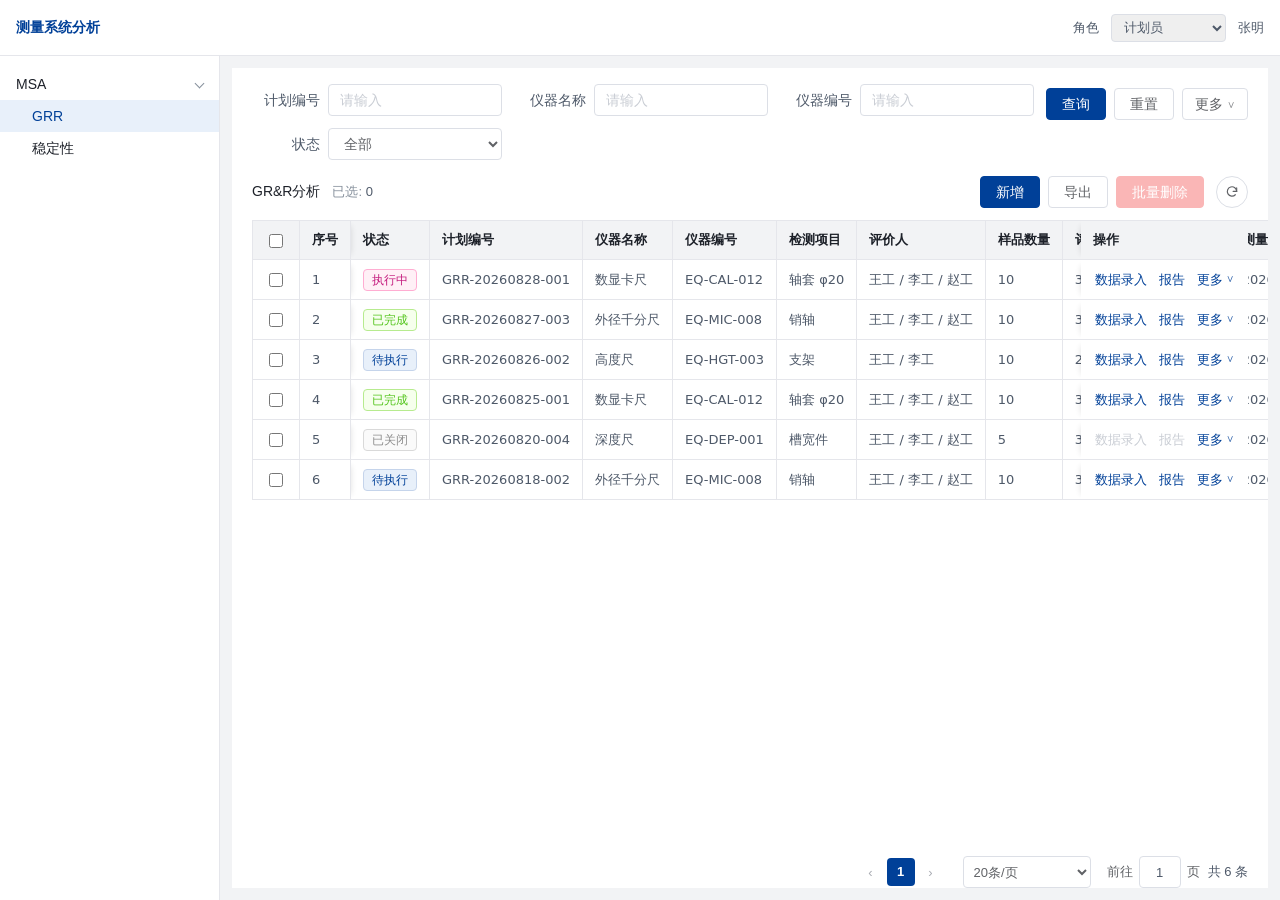
<file: msa/plan.html>
<!DOCTYPE html>
<html lang="zh-CN">
<head>
  <meta charset="UTF-8" />
  <meta http-equiv="refresh" content="0; url=index.html" />
  <title>转到计划列表</title>
  <script>location.replace("index.html");</script>
</head>
<body>
  <p>新建计划已改到 <a href="index.html">计划列表</a> 的「新增」弹窗。</p>
</body>
</html>
</file>
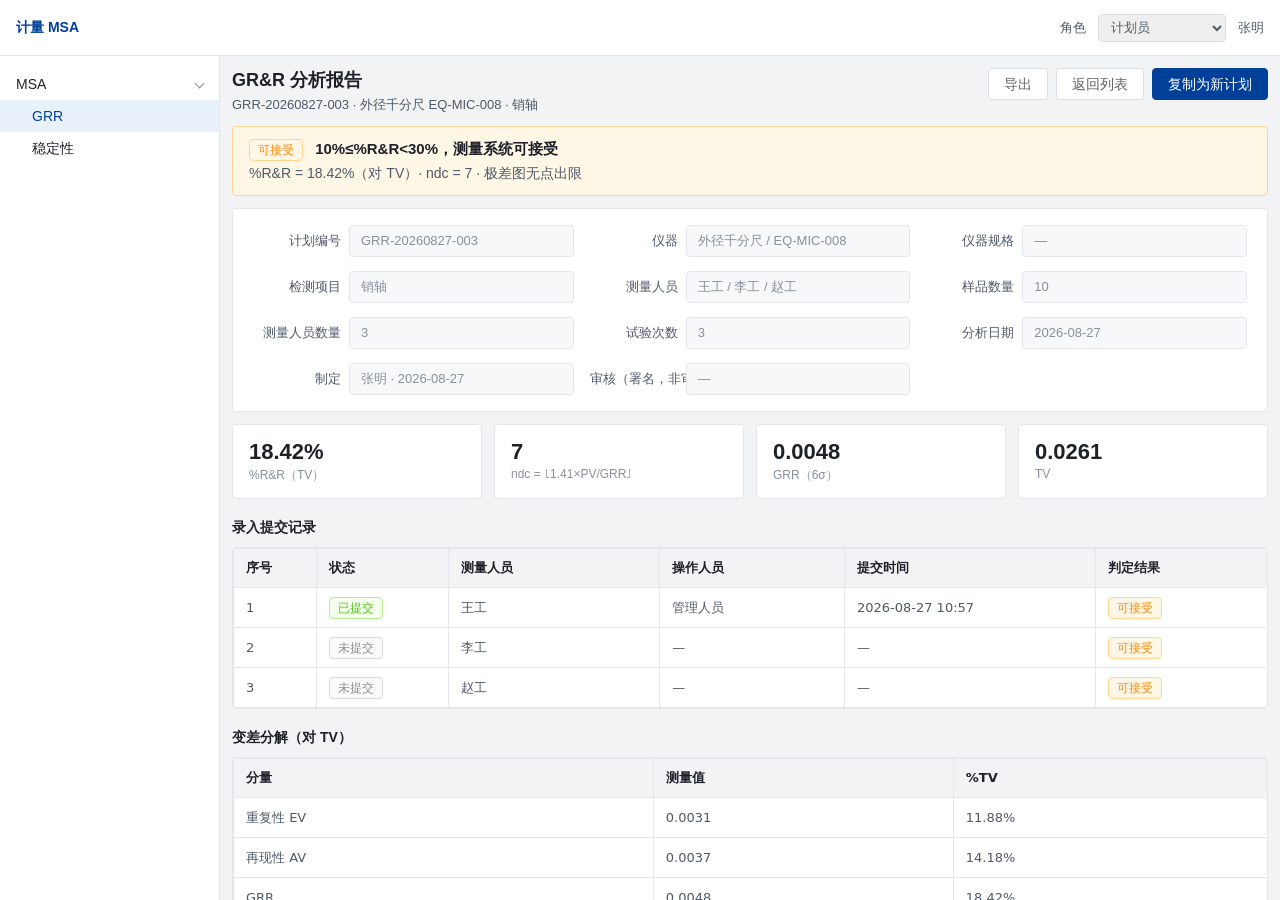
<file: msa/report.html>
<!DOCTYPE html>
<html lang="zh-CN">
<head>
  <meta charset="UTF-8" />
  <meta name="viewport" content="width=device-width, initial-scale=1" />
  <title>GRR 分析报告</title>
  <script>if (window.self !== window.top) document.documentElement.classList.add('embedded');</script>
  <link rel="stylesheet" href="css/demo.css?v=2.0.0" />
  <link rel="stylesheet" href="css/lims-theme.css?v=1.6.1" />
</head>
<body data-mod="grr">
<div class="app">
  <header class="header">
    <div class="brand">计量 MSA</div>
    <div class="header-right">
      <span>角色</span>
      <select id="roleSel" onchange="setRole(this.value)">
        <option value="planner">计划员</option>
        <option value="appraiser">测量人员 · 王工</option>
      </select>
      <span>张明</span>
    </div>
  </header>
  <aside class="sidebar">
    <div id="msaNav"></div>
  </aside>
  <main>
    <div class="page-head">
      <div>
        <h1>GR&amp;R 分析报告</h1>
        <p>GRR-20260827-003 · 外径千分尺 EQ-MIC-008 · 销轴</p>
      </div>
      <div class="head-actions">
        <button class="btn" type="button" onclick="return notExport()">导出</button>
        <a class="btn" href="index.html" onclick="return goList()">返回列表</a>
        <a class="btn btn-primary" href="#" onclick="toast('已复制为新草稿');return false;">复制为新计划</a>
      </div>
    </div>

    <div class="verdict warn">
      <div class="big">
        <span class="verdict-tag" id="verdictTag">可接受</span>
        10%≤%R&amp;R&lt;30%，测量系统可接受
      </div>
      <div>%R&amp;R = 18.42%（对 TV）· ndc = 7 · 极差图无点出限</div>
    </div>

    <div class="card">
      <div class="form-grid">
        <div class="field"><label>计划编号</label><div class="ro" id="planNo">GRR-20260827-003</div></div>
        <div class="field"><label>仪器</label><div class="ro" id="eqText">外径千分尺 / EQ-MIC-008</div></div>
        <div class="field"><label>仪器规格</label><div class="ro" id="specText">0–25 mm / 0.001 mm</div></div>
        <div class="field"><label>检测项目</label><div class="ro" id="partText">销轴</div></div>
        <div class="field"><label>测量人员</label><div class="ro" id="opNames">王工 / 李工 / 赵工</div></div>
        <div class="field"><label>样品数量</label><div class="ro" id="nText">10</div></div>
        <div class="field"><label>测量人员数量</label><div class="ro" id="opCount">3</div></div>
        <div class="field"><label>试验次数</label><div class="ro" id="rText">3</div></div>
        <div class="field"><label>分析日期</label><div class="ro" id="dateText">2026-08-27</div></div>
        <div class="field"><label>制定</label><div class="ro" id="makerText">张明 2026-08-27 16:02</div></div>
        <div class="field"><label>审核（署名，非审批）</label><div class="ro">—</div></div>
      </div>
    </div>

    <div class="kpi-row">
      <div class="stat-card"><div class="num">18.42%</div><div class="lbl">%R&amp;R（TV）</div></div>
      <div class="stat-card"><div class="num">7</div><div class="lbl">ndc = ⌊1.41×PV/GRR⌋</div></div>
      <div class="stat-card"><div class="num">0.0048</div><div class="lbl">GRR（6σ）</div></div>
      <div class="stat-card"><div class="num">0.0261</div><div class="lbl">TV</div></div>
    </div>

    <h2 class="sec">录入提交记录</h2>
    <div class="card" style="padding:0">
      <table class="data">
        <thead>
          <tr>
            <th style="width:64px">序号</th>
            <th style="width:100px">状态</th>
            <th style="width:160px">测量人员</th>
            <th style="width:140px">操作人员</th>
            <th style="width:190px">提交时间</th>
            <th style="width:130px">判定结果</th>
          </tr>
        </thead>
        <tbody id="submitTbody"></tbody>
      </table>
    </div>

    <h2 class="sec">变差分解（对 TV）</h2>
    <div class="card" style="padding:0">
      <table class="data">
        <thead>
          <tr><th>分量</th><th>测量值</th><th>%TV</th></tr>
        </thead>
        <tbody>
          <tr><td>重复性 EV</td><td>0.0031</td><td>11.88%</td></tr>
          <tr><td>再现性 AV</td><td>0.0037</td><td>14.18%</td></tr>
          <tr><td>GRR</td><td>0.0048</td><td>18.42%</td></tr>
          <tr><td>零件变差 PV</td><td>0.0256</td><td>98.08%</td></tr>
          <tr><td>总变差 TV</td><td>0.0261</td><td>100%</td></tr>
        </tbody>
      </table>
    </div>
    <p class="caption">K1=0.5908（r=3）· K2=0.5231（3 人）· K3=0.3146（n=10）· 纠正 Excel K3 查表错误。不计算 %Tolerance。</p>

    <h2 class="sec">均值图</h2>
    <div class="card">
      <div class="chart-box">
        <svg viewBox="0 0 640 200" preserveAspectRatio="none">
          <line x1="40" y1="40" x2="620" y2="40" stroke="#d40000" stroke-dasharray="4 3" />
          <line x1="40" y1="100" x2="620" y2="100" stroke="#969799" />
          <line x1="40" y1="160" x2="620" y2="160" stroke="#d40000" stroke-dasharray="4 3" />
          <polyline fill="none" stroke="#006be6" stroke-width="1.5"
            points="50,96 108,88 166,92 224,84 282,90 340,78 398,86 456,80 514,74 572,82" />
          <polyline fill="none" stroke="#2da641" stroke-width="1.5"
            points="50,102 108,94 166,98 224,90 282,96 340,84 398,92 456,86 514,80 572,88" />
          <polyline fill="none" stroke="#ed6a0c" stroke-width="1.5"
            points="50,108 108,100 166,104 224,96 282,102 340,90 398,98 456,92 514,86 572,94" />
        </svg>
      </div>
      <p class="caption">横轴：零件 P01–P10 · 纵轴：各测量人员零件均值 · 虚线 UCLx / LCLx（A2×R̄）· 蓝王工 / 绿李工 / 橙赵工</p>
    </div>

    <h2 class="sec">极差图</h2>
    <div class="card">
      <div class="chart-box">
        <svg viewBox="0 0 640 200" preserveAspectRatio="none">
          <line x1="40" y1="36" x2="620" y2="36" stroke="#d40000" stroke-dasharray="4 3" />
          <line x1="40" y1="170" x2="620" y2="170" stroke="#c8c9cc" />
          <polyline fill="none" stroke="#006be6" stroke-width="1.5"
            points="50,140 108,132 166,148 224,128 282,136 340,124 398,142 456,130 514,138 572,134" />
          <polyline fill="none" stroke="#2da641" stroke-width="1.5"
            points="50,146 108,138 166,152 224,134 282,142 340,130 398,148 456,136 514,144 572,140" />
          <polyline fill="none" stroke="#ed6a0c" stroke-width="1.5"
            points="50,150 108,144 166,156 224,140 282,148 340,136 398,152 456,142 514,148 572,146" />
        </svg>
      </div>
      <p class="caption">横轴：零件 P01–P10 · 纵轴：极差 · 上虚线 UCLR=D4×R̄，下线 LCLR=D3×R̄=0（r=3）· 禁止使用均值图控制限</p>
    </div>

    <div class="sec-row">
      <h2 class="sec">原始数据</h2>
      <div class="sec-actions" data-planner-only>
        <button class="btn" type="button" id="rawEditBtn" onclick="startRawEdit()">编辑</button>
        <button class="btn" type="button" id="rawCancelBtn" style="display:none" onclick="cancelRawEdit()">取消</button>
        <button class="btn btn-primary" type="button" id="rawSaveBtn" style="display:none" onclick="saveRawEdit()">保存</button>
      </div>
    </div>
    <div class="card" style="padding:0">
      <div class="table-wrap">
        <table class="data matrix" id="rawTbl">
          <thead>
            <tr><th>测量人员</th><th>试验</th><th>P01</th><th>P02</th><th>P03</th><th>P04</th><th>P05</th><th>P06</th><th>P07</th><th>P08</th><th>P09</th><th>P10</th></tr>
          </thead>
          <tbody>
            <tr><td rowspan="3">王工</td><td>1</td><td class="val">12.001</td><td class="val">12.021</td><td class="val">12.040</td><td class="val">12.062</td><td class="val">12.081</td><td class="val">12.102</td><td class="val">12.120</td><td class="val">12.141</td><td class="val">12.162</td><td class="val">12.180</td></tr>
            <tr><td>2</td><td class="val">12.003</td><td class="val">12.020</td><td class="val">12.042</td><td class="val">12.060</td><td class="val">12.083</td><td class="val">12.100</td><td class="val">12.122</td><td class="val">12.140</td><td class="val">12.161</td><td class="val">12.182</td></tr>
            <tr><td>3</td><td class="val">12.002</td><td class="val">12.023</td><td class="val">12.041</td><td class="val">12.061</td><td class="val">12.080</td><td class="val">12.103</td><td class="val">12.121</td><td class="val">12.142</td><td class="val">12.160</td><td class="val">12.181</td></tr>
            <tr><td rowspan="3">李工</td><td>1</td><td class="val">12.005</td><td class="val">12.024</td><td class="val">12.044</td><td class="val">12.064</td><td class="val">12.084</td><td class="val">12.105</td><td class="val">12.124</td><td class="val">12.144</td><td class="val">12.164</td><td class="val">12.184</td></tr>
            <tr><td>2</td><td class="val">12.004</td><td class="val">12.026</td><td class="val">12.043</td><td class="val">12.065</td><td class="val">12.082</td><td class="val">12.104</td><td class="val">12.125</td><td class="val">12.143</td><td class="val">12.165</td><td class="val">12.183</td></tr>
            <tr><td>3</td><td class="val">12.006</td><td class="val">12.025</td><td class="val">12.045</td><td class="val">12.063</td><td class="val">12.085</td><td class="val">12.106</td><td class="val">12.123</td><td class="val">12.145</td><td class="val">12.163</td><td class="val">12.185</td></tr>
            <tr><td rowspan="3">赵工</td><td>1</td><td class="val">12.008</td><td class="val">12.028</td><td class="val">12.047</td><td class="val">12.067</td><td class="val">12.087</td><td class="val">12.107</td><td class="val">12.127</td><td class="val">12.147</td><td class="val">12.167</td><td class="val">12.187</td></tr>
            <tr><td>2</td><td class="val">12.007</td><td class="val">12.027</td><td class="val">12.048</td><td class="val">12.066</td><td class="val">12.086</td><td class="val">12.108</td><td class="val">12.126</td><td class="val">12.146</td><td class="val">12.168</td><td class="val">12.186</td></tr>
            <tr><td>3</td><td class="val">12.009</td><td class="val">12.029</td><td class="val">12.046</td><td class="val">12.068</td><td class="val">12.088</td><td class="val">12.109</td><td class="val">12.128</td><td class="val">12.148</td><td class="val">12.166</td><td class="val">12.188</td></tr>
          </tbody>
        </table>
      </div>
    </div>
  </main>
</div>
<script src="js/app.js"></script>
<script>
var rawSnap = [];
function rawCells() {
  return document.querySelectorAll("#rawTbl td.val");
}
function setRawMode(editing) {
  document.getElementById("rawEditBtn").style.display = editing ? "none" : "";
  document.getElementById("rawCancelBtn").style.display = editing ? "" : "none";
  document.getElementById("rawSaveBtn").style.display = editing ? "" : "none";
}
function startRawEdit() {
  rawSnap = [];
  rawCells().forEach(function (td) {
    var v = td.textContent.trim();
    rawSnap.push(v);
    td.innerHTML = '<input value="' + v + '" />';
  });
  setRawMode(true);
}
function cancelRawEdit() {
  rawCells().forEach(function (td, i) {
    td.textContent = rawSnap[i];
  });
  setRawMode(false);
}
function saveRawEdit() {
  var cells = rawCells();
  var vals = [];
  var empty = false;
  cells.forEach(function (td) {
    var inp = td.querySelector("input");
    var v = inp ? inp.value.trim() : td.textContent.trim();
    if (v === "" || isNaN(Number(v))) empty = true;
    vals.push(v);
  });
  if (empty) {
    toast("存在空值或非数字，请改后再保存");
    return;
  }
  cells.forEach(function (td, i) { td.textContent = vals[i]; });
  setRawMode(false);
  toast("已保存，报告已按新数据重算");
}
</script>

<script>
function goList() {
  if (window.parent && window.parent !== window && typeof window.parent.closeReport === 'function') {
    window.parent.closeReport();
    return false;
  }
  return true;
}
(function () {
  var q = new URLSearchParams(location.search);
  var plan = q.get('plan') || 'GRR-20260827-003';
  var part = q.get('part') || '销轴';
  var eqName = q.get('eqName') || '外径千分尺';
  var eqNum = q.get('eqNum') || 'EQ-MIC-008';
  var n = q.get('n') || '10';
  var r = q.get('r') || '3';

  var sub = document.querySelector('.page-head p');
  if (sub) sub.textContent = plan + ' · ' + eqName + ' ' + eqNum + ' · ' + part;
  var set = function (id, v) { var el = document.getElementById(id); if (el) el.textContent = v; };
  var spec = q.get('spec') || '';
  var date = q.get('date') || '2026-08-27';
  var verdict = q.get('verdict') || '可接受';
  function verdictTagHtml(v) {
    var cls = v === '优秀' ? 'badge-ok' : (v === '不可接受' ? 'badge-danger' : 'badge-warn');
    return '<span class="badge ' + cls + '">' + v + '</span>';
  }
  var vt = document.getElementById('verdictTag');
  if (vt) {
    vt.textContent = verdict;
    vt.className = 'verdict-tag ' + (verdict === '优秀' ? 'is-ok' : (verdict === '不可接受' ? 'is-danger' : 'is-warn'));
  }
  set('planNo', plan); set('eqText', eqName + ' / ' + eqNum); set('partText', part);
  set('nText', n); set('rText', r); set('dateText', date);
  set('specText', spec || '—');
  set('makerText', '张明 · ' + date);

  var store = {};
  try { store = JSON.parse(localStorage.getItem('grrEntryV1') || '{}') || {}; } catch (e) {}
  var rec = store[plan];
  var ops = (rec && rec.ops && rec.ops.length)
    ? rec.ops
    : [{ name: '王工', status: '已提交', operator: '管理人员', time: '2026-08-27 10:57' },
       { name: '李工', status: '未提交', operator: '', time: '' },
       { name: '赵工', status: '未提交', operator: '', time: '' }];

  set('opNames', ops.map(function (o) { return o.name; }).join(' / '));
  set('opCount', String(ops.length));

  document.getElementById('submitTbody').innerHTML = ops.map(function (o, i) {
    var tag = o.status === '已提交' ? 'badge-ok' : 'badge-muted';
    return '<tr>'
      + '<td>' + (i + 1) + '</td>'
      + '<td><span class="badge ' + tag + '">' + o.status + '</span></td>'
      + '<td>' + o.name + '</td>'
      + '<td>' + (o.operator || '—') + '</td>'
      + '<td>' + (o.time || '—') + '</td>'
      + '<td>' + verdictTagHtml(verdict) + '</td>'
      + '</tr>';
  }).join('');
})();
</script>
</body>
</html>
</file>
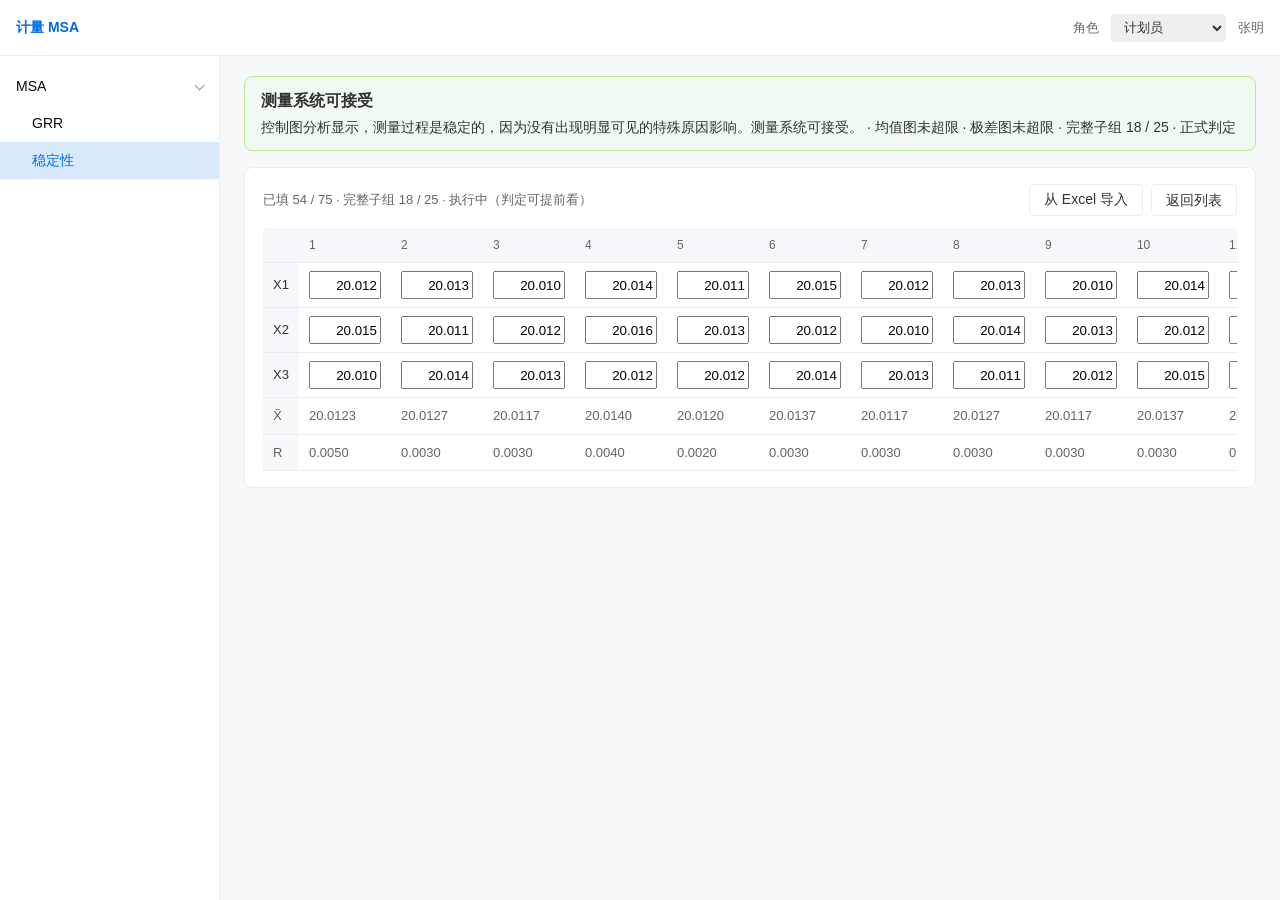
<file: msa/stab-data.html>
<!DOCTYPE html>
<html lang="zh-CN">
<head>
  <meta charset="UTF-8" />
  <meta name="viewport" content="width=device-width, initial-scale=1" />
  <title>稳定性数据录入</title>
  <script>if (window.self !== window.top) document.documentElement.classList.add('embedded');</script>
  <link rel="stylesheet" href="css/demo.css" />
</head>
<body data-mod="stab">
<div class="app">
  <header class="header">
    <div class="brand">计量 MSA</div>
    <div class="header-right">
      <span>角色</span>
      <select id="roleSel" onchange="setRole(this.value); render();">
        <option value="planner">计划员</option>
        <option value="appraiser">测量人 · 王工</option>
      </select>
      <span>张明</span>
    </div>
  </header>
  <aside class="sidebar">
    <div id="msaNav"></div>
  </aside>
  <main>
    <div id="verdictBox"></div>
    <div class="card">
      <div class="toolbar">
        <div class="progress" id="prog"></div>
        <div class="toolbar-right">
          <button class="btn" type="button" data-planner-only id="importBtn" onclick="document.getElementById('imp').click()">从 Excel 导入</button>
          <input id="imp" type="file" accept=".xlsx,.xls" hidden onchange="doImport(this)" />
          <a class="btn" href="stab.html">返回列表</a>
        </div>
      </div>
      <div class="table-wrap">
        <table class="data matrix" id="mx"></table>
      </div>
    </div>
  </main>
</div>
<script src="js/app.js"></script>
<script>
var N = 3;
var K = 25;
var A2 = 1.023;
var D4 = 2.574;
var cells = [];
var mode = (new URLSearchParams(location.search).get("id")) || "running";

var STABLE = [
  ["20.012", "20.015", "20.010"],
  ["20.013", "20.011", "20.014"],
  ["20.010", "20.012", "20.013"],
  ["20.014", "20.016", "20.012"],
  ["20.011", "20.013", "20.012"],
  ["20.015", "20.012", "20.014"],
  ["20.012", "20.010", "20.013"],
  ["20.013", "20.014", "20.011"],
  ["20.010", "20.013", "20.012"],
  ["20.014", "20.012", "20.015"],
  ["20.011", "20.014", "20.012"],
  ["20.013", "20.010", "20.011"],
  ["20.012", "20.015", "20.013"],
  ["20.014", "20.011", "20.012"],
  ["20.010", "20.012", "20.014"],
  ["20.013", "20.015", "20.012"],
  ["20.011", "20.013", "20.010"],
  ["20.012", "20.014", "20.013"],
  ["20.015", "20.011", "20.012"],
  ["20.013", "20.012", "20.014"],
  ["20.010", "20.014", "20.011"],
  ["20.012", "20.013", "20.015"],
  ["20.014", "20.010", "20.013"],
  ["20.011", "20.012", "20.014"],
  ["20.013", "20.015", "20.011"]
];

function seedVal(t, i) {
  if (mode === "reject" && t === 6 && i === 2) return "20.086";
  return STABLE[t][i];
}
function filledLimit() {
  if (mode === "done" || mode === "reject") return K;
  if (mode === "pending") return 0;
  return 18;
}
function initCells() {
  var lim = filledLimit();
  cells = [];
  for (var i = 0; i < N; i++) {
    cells[i] = [];
    for (var t = 0; t < K; t++) {
      cells[i][t] = t < lim ? seedVal(t, i) : "";
    }
  }
}
function colComplete(t) {
  for (var i = 0; i < N; i++) {
    if (cells[i][t] === "" || isNaN(Number(cells[i][t]))) return false;
  }
  return true;
}
function xbar(t) {
  if (!colComplete(t)) return "";
  var s = 0;
  for (var i = 0; i < N; i++) s += Number(cells[i][t]);
  return (s / N).toFixed(4);
}
function range(t) {
  if (!colComplete(t)) return "";
  var nums = [];
  for (var i = 0; i < N; i++) nums.push(Number(cells[i][t]));
  return (Math.max.apply(null, nums) - Math.min.apply(null, nums)).toFixed(4);
}
function stats() {
  var xs = [], rs = [];
  for (var t = 0; t < K; t++) {
    if (!colComplete(t)) continue;
    xs.push(Number(xbar(t)));
    rs.push(Number(range(t)));
  }
  var k1 = xs.length;
  var filled = 0;
  for (var i = 0; i < N; i++) for (var t = 0; t < K; t++) if (cells[i][t] !== "") filled++;
  if (k1 === 0) {
    return { filled: filled, k1: 0 };
  }
  var xbb = xs.reduce(function (a, b) { return a + b; }, 0) / k1;
  var rbar = rs.reduce(function (a, b) { return a + b; }, 0) / k1;
  var uclx = xbb + A2 * rbar;
  var lclx = xbb - A2 * rbar;
  var uclr = D4 * rbar;
  var xOos = xs.some(function (v) { return v > uclx || v < lclx; });
  var rOos = rs.some(function (v) { return v > uclr; });
  return {
    filled: filled, k1: k1, xbb: xbb, rbar: rbar,
    uclx: uclx, lclx: lclx, uclr: uclr,
    xOos: xOos, rOos: rOos, reject: xOos || rOos
  };
}
function paintVerdict(st) {
  var box = document.getElementById("verdictBox");
  if (mode === "pending" || st.k1 < 1) {
    box.innerHTML = '<div class="verdict"><div class="big">尚无完整子组</div><div>填齐某一列的 X1～X3 后给出正式判定。未填满样本数仍为执行中。</div></div>';
    return;
  }
  var ok = !st.reject;
  box.innerHTML =
    '<div class="verdict ' + (ok ? "ok" : "danger") + '">' +
    '<div class="big">' + (ok ? "测量系统可接受" : "测量系统不可接受") + "</div>" +
    "<div>" + (ok
      ? "控制图分析显示，测量过程是稳定的，因为没有出现明显可见的特殊原因影响。测量系统可接受。"
      : "控制图分析显示，测量过程是不稳定的，出现明显可见的特殊原因影响。测量系统不可接受。") +
    " · 均值图" + (st.xOos ? "超限" : "未超限") + " · 极差图" + (st.rOos ? "超限" : "未超限") +
    " · 完整子组 " + st.k1 + " / " + K + " · 正式判定</div></div>";
}
function countFilled() {
  var c = 0;
  for (var i = 0; i < N; i++) for (var t = 0; t < K; t++) if (cells[i][t] !== "") c++;
  return c;
}
function render() {
  var st = stats();
  paintVerdict(st);
  var h = "<thead><tr><th></th>";
  for (var t = 0; t < K; t++) h += "<th>" + (t + 1) + "</th>";
  h += "</tr></thead><tbody>";
  for (var i = 0; i < N; i++) {
    h += "<tr><td class=\"op-head\">X" + (i + 1) + "</td>";
    for (var t = 0; t < K; t++) {
      h += '<td><input data-i="' + i + '" data-t="' + t + '" value="' + cells[i][t] + '" /></td>';
    }
    h += "</tr>";
  }
  h += '<tr class="readonly"><td>X̄</td>';
  for (var t = 0; t < K; t++) h += "<td>" + xbar(t) + "</td>";
  h += "</tr><tr class=\"readonly\"><td>R</td>";
  for (var t = 0; t < K; t++) h += "<td>" + range(t) + "</td>";
  h += "</tr></tbody>";
  document.getElementById("mx").innerHTML = h;
  var all = N * K;
  var done = countFilled() === all;
  document.getElementById("prog").textContent =
    "已填 " + countFilled() + " / " + all + " · 完整子组 " + st.k1 + " / " + K +
    (done ? " · 已完成" : " · 执行中（判定可提前看）");
  document.querySelectorAll("#mx input").forEach(function (inp) {
    inp.addEventListener("change", function () {
      var v = inp.value.trim();
      if (v !== "" && isNaN(Number(v))) {
        toast("请输入数字");
        inp.value = cells[+inp.dataset.i][+inp.dataset.t];
        return;
      }
      cells[+inp.dataset.i][+inp.dataset.t] = v;
      if (countFilled() === N * K) {
        toast("样本已填齐，进入已完成");
        location.href = "stab-report.html" + (mode === "reject" ? "?id=reject" : "");
        return;
      }
      render();
    });
  });
  applyRole();
}
function doImport(inp) {
  if (!inp.files || !inp.files[0]) return;
  toast("已按稳定性模板测量区导入（演示）");
  mode = "running";
  initCells();
  render();
  inp.value = "";
}
initCells();
document.addEventListener("DOMContentLoaded", render);
</script>
</body>
</html>
</file>
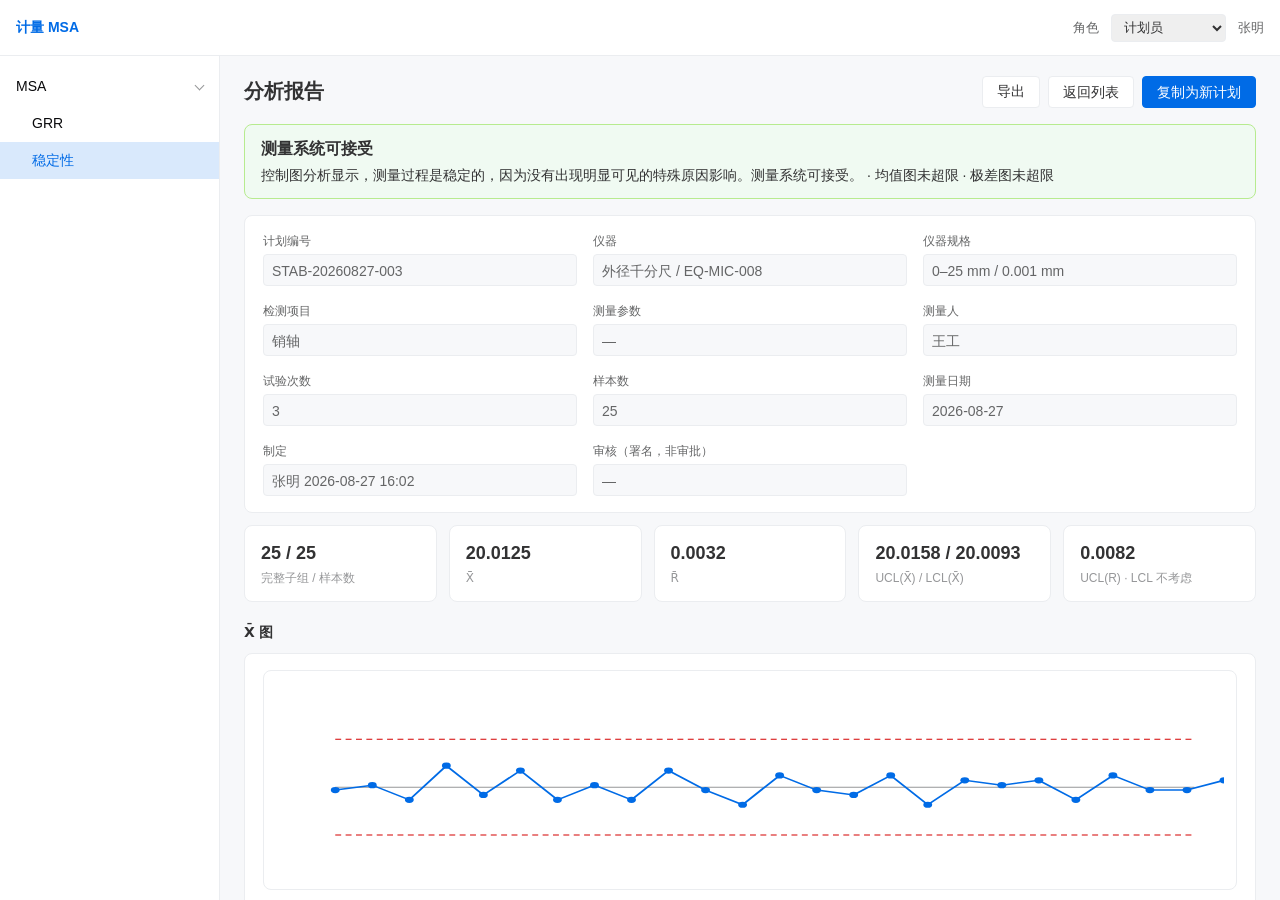
<file: msa/stab-report.html>
<!DOCTYPE html>
<html lang="zh-CN">
<head>
  <meta charset="UTF-8" />
  <meta name="viewport" content="width=device-width, initial-scale=1" />
  <title>稳定性分析报告</title>
  <script>if (window.self !== window.top) document.documentElement.classList.add('embedded');</script>
  <link rel="stylesheet" href="css/demo.css" />
</head>
<body data-mod="stab">
<div class="app">
  <header class="header">
    <div class="brand">计量 MSA</div>
    <div class="header-right">
      <span>角色</span>
      <select id="roleSel" onchange="setRole(this.value)">
        <option value="planner">计划员</option>
        <option value="appraiser">测量人 · 王工</option>
      </select>
      <span>张明</span>
    </div>
  </header>
  <aside class="sidebar">
    <div id="msaNav"></div>
  </aside>
  <main>
    <div class="page-head">
      <div>
        <h1>分析报告</h1>
      </div>
      <div class="head-actions">
        <button class="btn" type="button" onclick="return notExport()">导出</button>
        <a class="btn" href="stab.html">返回列表</a>
        <a class="btn btn-primary" href="#" onclick="toast('已复制为新草稿');return false;">复制为新计划</a>
      </div>
    </div>

    <div id="verdictBox"></div>

    <div class="card">
      <div class="form-grid" id="summary"></div>
    </div>

    <div class="kpi-row kpi-5" id="kpis"></div>

    <h2 class="sec">X̄ 图</h2>
    <div class="card">
      <div class="chart-box" id="xChart"></div>
      <p class="caption">横轴：样本 1…k · 纵轴：子组均值 · 虚线 UCL / LCL · 中线 X̄̄ · 出限点标红 · A2=1.023（n=3）</p>
    </div>

    <h2 class="sec">R 图</h2>
    <div class="card">
      <div class="chart-box" id="rChart"></div>
      <p class="caption">横轴：样本 1…k · 纵轴：极差 · 上虚线 UCL(R)=D4×R̄ · LCL 不考虑（D3=0）· 禁止沿用 Excel Z36</p>
    </div>

    <div class="sec-row">
      <h2 class="sec">原始数据</h2>
      <div class="sec-actions" data-planner-only>
        <button class="btn" type="button" id="rawEditBtn" onclick="startRawEdit()">编辑</button>
        <button class="btn" type="button" id="rawCancelBtn" style="display:none" onclick="cancelRawEdit()">取消</button>
        <button class="btn btn-primary" type="button" id="rawSaveBtn" style="display:none" onclick="saveRawEdit()">保存</button>
      </div>
    </div>
    <div class="card" style="padding:0">
      <div class="table-wrap">
        <table class="data matrix" id="rawTbl"></table>
      </div>
    </div>
  </main>
</div>
<script src="js/app.js"></script>
<script>
var N = 3, K = 25, A2 = 1.023, D4 = 2.574;
var mode = (new URLSearchParams(location.search).get("id")) || "done";
var META = {
  running: { no: "STAB-20260901-001", eq: "数显卡尺 / EQ-CAL-012", spec: "0–150 mm / 0.01 mm", part: "轴套 φ20", date: "2026-09-01", filled: 18, status: "执行中" },
  done: { no: "STAB-20260827-003", eq: "外径千分尺 / EQ-MIC-008", spec: "0–25 mm / 0.001 mm", part: "销轴", date: "2026-08-27", filled: 25, status: "已完成" },
  reject: { no: "STAB-20260825-001", eq: "数显卡尺 / EQ-CAL-012", spec: "0–150 mm / 0.01 mm", part: "轴套 φ20", date: "2026-08-25", filled: 25, status: "已完成" },
  pending: { no: "STAB-20260826-002", eq: "高度尺 / EQ-HGT-003", spec: "0–300 mm / 0.02 mm", part: "支架", date: "2026-08-26", filled: 0, status: "待执行" }
};
var meta = META[mode] || META.done;
var cells = [];
var STABLE = [
  ["20.012", "20.015", "20.010"],
  ["20.013", "20.011", "20.014"],
  ["20.010", "20.012", "20.013"],
  ["20.014", "20.016", "20.012"],
  ["20.011", "20.013", "20.012"],
  ["20.015", "20.012", "20.014"],
  ["20.012", "20.010", "20.013"],
  ["20.013", "20.014", "20.011"],
  ["20.010", "20.013", "20.012"],
  ["20.014", "20.012", "20.015"],
  ["20.011", "20.014", "20.012"],
  ["20.013", "20.010", "20.011"],
  ["20.012", "20.015", "20.013"],
  ["20.014", "20.011", "20.012"],
  ["20.010", "20.012", "20.014"],
  ["20.013", "20.015", "20.012"],
  ["20.011", "20.013", "20.010"],
  ["20.012", "20.014", "20.013"],
  ["20.015", "20.011", "20.012"],
  ["20.013", "20.012", "20.014"],
  ["20.010", "20.014", "20.011"],
  ["20.012", "20.013", "20.015"],
  ["20.014", "20.010", "20.013"],
  ["20.011", "20.012", "20.014"],
  ["20.013", "20.015", "20.011"]
];

function seedVal(t, i) {
  if (mode === "reject" && t === 6 && i === 2) return "20.086";
  return STABLE[t][i];
}
function initCells() {
  var lim = meta.filled;
  cells = [];
  for (var i = 0; i < N; i++) {
    cells[i] = [];
    for (var t = 0; t < K; t++) cells[i][t] = t < lim ? seedVal(t, i) : "";
  }
}
function colComplete(t) {
  for (var i = 0; i < N; i++) {
    if (cells[i][t] === "" || isNaN(Number(cells[i][t]))) return false;
  }
  return true;
}
function xbar(t) {
  if (!colComplete(t)) return null;
  var s = 0;
  for (var i = 0; i < N; i++) s += Number(cells[i][t]);
  return s / N;
}
function range(t) {
  if (!colComplete(t)) return null;
  var nums = [];
  for (var i = 0; i < N; i++) nums.push(Number(cells[i][t]));
  return Math.max.apply(null, nums) - Math.min.apply(null, nums);
}
function calc() {
  var xs = [], rs = [], idx = [];
  for (var t = 0; t < K; t++) {
    if (!colComplete(t)) continue;
    xs.push(xbar(t));
    rs.push(range(t));
    idx.push(t);
  }
  if (!xs.length) return { k1: 0 };
  var xbb = xs.reduce(function (a, b) { return a + b; }, 0) / xs.length;
  var rbar = rs.reduce(function (a, b) { return a + b; }, 0) / xs.length;
  var uclx = xbb + A2 * rbar, lclx = xbb - A2 * rbar, uclr = D4 * rbar;
  var xOos = xs.some(function (v) { return v > uclx || v < lclx; });
  var rOos = rs.some(function (v) { return v > uclr; });
  return { k1: xs.length, xs: xs, rs: rs, idx: idx, xbb: xbb, rbar: rbar, uclx: uclx, lclx: lclx, uclr: uclr, xOos: xOos, rOos: rOos, reject: xOos || rOos };
}
function fmt(v, d) { return v.toFixed(d == null ? 4 : d); }
function paint() {
  var st = calc();
  var box = document.getElementById("verdictBox");
  if (st.k1 < 1) {
    box.innerHTML = '<div class="verdict"><div class="big">尚无完整子组，不出正式判定</div><div>至少填齐 1 个样本的 X1～X3。</div></div>';
  } else {
    var ok = !st.reject;
    box.innerHTML =
      '<div class="verdict ' + (ok ? "ok" : "danger") + '">' +
      '<div class="big">' + (ok ? "测量系统可接受" : "测量系统不可接受") + "</div>" +
      "<div>" + (ok
        ? "控制图分析显示，测量过程是稳定的，因为没有出现明显可见的特殊原因影响。测量系统可接受。"
        : "控制图分析显示，测量过程是不稳定的，出现明显可见的特殊原因影响。测量系统不可接受。") +
      " · 均值图" + (st.xOos ? "超限" : "未超限") + " · 极差图" + (st.rOos ? "超限" : "未超限") +
      (meta.filled < K ? " · 执行中，判定为正式判定" : "") + "</div></div>";
  }
  document.getElementById("summary").innerHTML =
    field("计划编号", meta.no) +
    field("仪器", meta.eq) +
    field("仪器规格", meta.spec) +
    field("检测项目", meta.part) +
    field("测量参数", "—") +
    field("测量人", "王工") +
    field("试验次数", String(N)) +
    field("样本数", String(K)) +
    field("测量日期", meta.date) +
    field("制定", "张明 " + meta.date + " 16:02") +
    field("审核（署名，非审批）", "—");
  if (st.k1 < 1) {
    document.getElementById("kpis").innerHTML = "";
  } else {
    document.getElementById("kpis").innerHTML =
      stat(st.k1 + " / " + K, "完整子组 / 样本数") +
      stat(fmt(st.xbb), "X̄̄") +
      stat(fmt(st.rbar), "R̄") +
      stat(fmt(st.uclx) + " / " + fmt(st.lclx), "UCL(X̄) / LCL(X̄)") +
      stat(fmt(st.uclr), "UCL(R) · LCL 不考虑");
  }
  drawChart("xChart", st, "x");
  drawChart("rChart", st, "r");
  drawRaw();
}
function field(l, v) {
  return '<div class="field"><label>' + l + '</label><div class="ro">' + v + "</div></div>";
}
function stat(n, l) {
  return '<div class="stat-card"><div class="num" style="font-size:18px">' + n + '</div><div class="lbl">' + l + "</div></div>";
}
function drawChart(id, st, kind) {
  var el = document.getElementById(id);
  if (st.k1 < 1) { el.innerHTML = ""; return; }
  var vals = kind === "x" ? st.xs : st.rs;
  var ucl = kind === "x" ? st.uclx : st.uclr;
  var lcl = kind === "x" ? st.lclx : 0;
  var cl = kind === "x" ? st.xbb : st.rbar;
  var ymin = Math.min(lcl, Math.min.apply(null, vals)) - 0.002;
  var ymax = Math.max(ucl, Math.max.apply(null, vals)) + 0.002;
  function y(v) { return 180 - (v - ymin) / (ymax - ymin) * 150; }
  var W = 620, left = 40;
  var pts = [];
  var dots = "";
  vals.forEach(function (v, i) {
    var x = left + (i / Math.max(vals.length - 1, 1)) * (W - 20);
    var yy = y(v);
    pts.push(x + "," + yy);
    var oos = kind === "x" ? (v > ucl || v < lcl) : (v > ucl);
    dots += '<circle cx="' + x + '" cy="' + yy + '" r="3" fill="' + (oos ? "#d40000" : "#006be6") + '" />';
  });
  el.innerHTML =
    '<svg viewBox="0 0 640 200" preserveAspectRatio="none">' +
    '<line x1="40" y1="' + y(ucl) + '" x2="620" y2="' + y(ucl) + '" stroke="#d40000" stroke-dasharray="4 3" />' +
    '<line x1="40" y1="' + y(cl) + '" x2="620" y2="' + y(cl) + '" stroke="#969799" />' +
    (kind === "x" ? '<line x1="40" y1="' + y(lcl) + '" x2="620" y2="' + y(lcl) + '" stroke="#d40000" stroke-dasharray="4 3" />' : "") +
    '<polyline fill="none" stroke="#006be6" stroke-width="1.5" points="' + pts.join(" ") + '" />' +
    dots + "</svg>";
}
function drawRaw() {
  var h = "<thead><tr><th></th>";
  for (var t = 0; t < K; t++) h += "<th>" + (t + 1) + "</th>";
  h += "</tr></thead><tbody>";
  for (var i = 0; i < N; i++) {
    h += "<tr><td class=\"op-head\">X" + (i + 1) + "</td>";
    for (var t = 0; t < K; t++) h += '<td class="val">' + cells[i][t] + "</td>";
    h += "</tr>";
  }
  h += '<tr class="readonly"><td>X̄</td>';
  for (var t = 0; t < K; t++) { var v = xbar(t); h += "<td>" + (v == null ? "" : fmt(v)) + "</td>"; }
  h += "</tr><tr class=\"readonly\"><td>R</td>";
  for (var t = 0; t < K; t++) { var r = range(t); h += "<td>" + (r == null ? "" : fmt(r)) + "</td>"; }
  h += "</tr></tbody>";
  document.getElementById("rawTbl").innerHTML = h;
}
var rawSnap = [];
function rawCells() { return document.querySelectorAll("#rawTbl td.val"); }
function setRawMode(editing) {
  document.getElementById("rawEditBtn").style.display = editing ? "none" : "";
  document.getElementById("rawCancelBtn").style.display = editing ? "" : "none";
  document.getElementById("rawSaveBtn").style.display = editing ? "" : "none";
}
function startRawEdit() {
  rawSnap = [];
  rawCells().forEach(function (td) {
    var v = td.textContent.trim();
    rawSnap.push(v);
    td.innerHTML = '<input value="' + v + '" />';
  });
  setRawMode(true);
}
function cancelRawEdit() {
  rawCells().forEach(function (td, i) { td.textContent = rawSnap[i]; });
  setRawMode(false);
}
function saveRawEdit() {
  var tds = rawCells();
  var vals = [];
  tds.forEach(function (td) {
    var inp = td.querySelector("input");
    vals.push(inp ? inp.value.trim() : td.textContent.trim());
  });
  for (var i = 0; i < N; i++) {
    for (var t = 0; t < K; t++) {
      var v = vals[i * K + t];
      if (v !== "" && isNaN(Number(v))) {
        toast("存在非数字，请改后再保存");
        return;
      }
      cells[i][t] = v;
    }
  }
  setRawMode(false);
  paint();
  toast("已保存，报告已按新数据重算");
}
initCells();
document.addEventListener("DOMContentLoaded", paint);
</script>
</body>
</html>
</file>
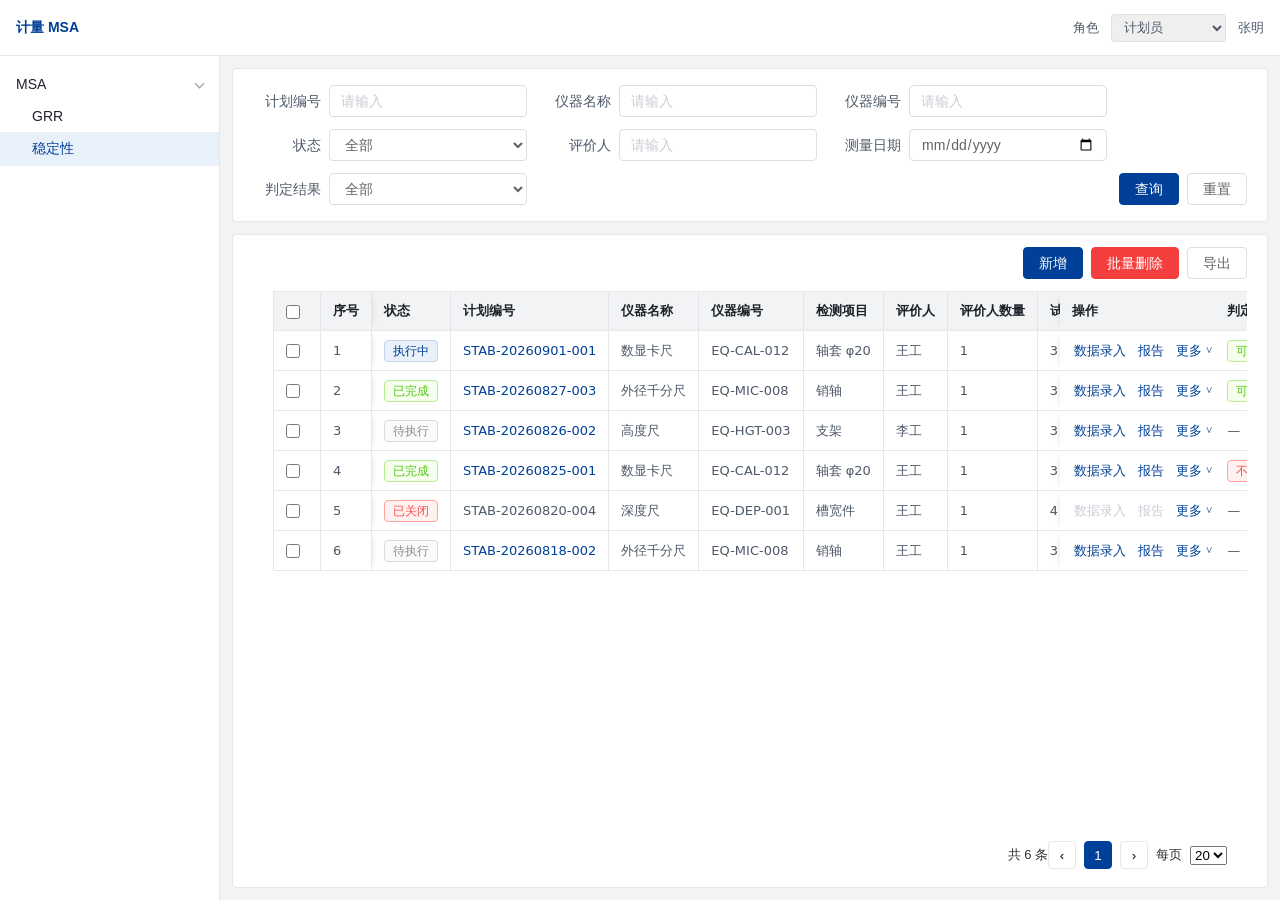
<file: msa/stab.html>
<!DOCTYPE html>
<html lang="zh-CN">
<head>
  <meta charset="UTF-8" />
  <meta name="viewport" content="width=device-width, initial-scale=1" />
  <title>稳定性计划列表</title>
  <script>if (window.self !== window.top) document.documentElement.classList.add('embedded');</script>
  <link rel="stylesheet" href="css/demo.css" />
  <link rel="stylesheet" href="css/lims-theme.css" />
<style>html.embedded .header,html.embedded .sidebar{display:none!important}

.eq-drawer-mask{position:fixed;inset:0;background:rgba(0,0,0,.45);z-index:1200;display:none}
.eq-drawer-mask.show{display:block}
.eq-drawer{position:absolute;top:0;right:0;width:60%;max-width:920px;height:100%;background:#fff;display:flex;flex-direction:column;box-shadow:-4px 0 24px rgba(0,0,0,.12)}
.eq-drawer-hd{display:flex;align-items:center;justify-content:space-between;padding:14px 20px;border-bottom:1px solid var(--border,#ebedf0)}
.eq-drawer-hd h3{margin:0;font-size:16px}
.eq-drawer-bd{flex:1;min-height:0;overflow:auto;padding:16px 20px}
.eq-drawer-ft{padding:12px 20px;border-top:1px solid var(--border,#ebedf0);display:flex;justify-content:flex-end;gap:8px}
.eq-query{display:flex;flex-wrap:wrap;gap:12px 16px;margin-bottom:12px;align-items:flex-end}
.eq-query .field{margin:0}
.eq-query-btns{display:flex;gap:8px}
</style></head>
<body data-mod="stab">
<div class="app">
  <header class="header">
    <div class="brand">计量 MSA</div>
    <div class="header-right">
      <span>角色</span>
      <select id="roleSel" onchange="setRole(this.value)">
        <option value="planner">计划员</option>
        <option value="appraiser">测量人 · 王工</option>
      </select>
      <span>张明</span>
    </div>
  </header>
  <aside class="sidebar">
    <div id="msaNav"></div>
  </aside>
  <main class="list-main">
    <div class="card">
      <div class="query">
        <div class="query-fields">
          <div class="field"><label>计划编号</label><input placeholder="请输入" /></div>
          <div class="field"><label>仪器名称</label><input placeholder="请输入" /></div>
          <div class="field"><label>仪器编号</label><input placeholder="请输入" /></div>
          <div class="field">
            <label>状态</label>
            <select>
              <option>全部</option>
              <option>待执行</option>
              <option>执行中</option>
              <option>已完成</option>
              <option>已关闭</option>
            </select>
          </div>
          <div class="field"><label>评价人</label><input placeholder="请输入" /></div>
          <div class="field"><label>测量日期</label><input type="date" /></div>
          <div class="field">
            <label>判定结果</label>
            <select>
              <option>全部</option>
              <option>可接受</option>
              <option>不可接受</option>
              <option>—</option>
            </select>
          </div>
        </div>
        <div class="query-actions">
          <button class="btn btn-primary" type="button">查询</button>
          <button class="btn" type="button">重置</button>
        </div>
      </div>
    </div>

    <div class="card fill">
      <div class="toolbar">
        <div class="toolbar-left"></div>
        <div class="toolbar-right">
          <button class="btn btn-primary" type="button" data-planner-only onclick="openPlan()">新增</button>
          <button class="btn btn-danger" type="button" data-planner-only onclick="toast('请先勾选要删除的计划')">批量删除</button>
          <button class="btn" type="button" onclick="return notExport()">导出</button>
        </div>
      </div>
      <div class="table-wrap">
        <table class="data pin-cols">
          <thead>
            <tr>
              <th><input type="checkbox" /></th>
              <th>序号</th>
              <th>状态</th>
              <th>计划编号</th>
              <th>仪器名称</th>
              <th>仪器编号</th>
              <th>检测项目</th>
              <th>评价人</th>
              <th>评价人数量</th>
              <th>试验次数</th>
              <th>测量日期</th>
              <th>判定</th>
              <th>操作</th>
            </tr>
          </thead>
          <tbody>
            <tr>
              <td><input type="checkbox" /></td>
              <td>1</td>
              <td><span class="badge badge-info">执行中</span></td>
              <td><a href="stab-data.html">STAB-20260901-001</a></td>
              <td>数显卡尺</td>
              <td>EQ-CAL-012</td>
              <td>轴套 φ20</td>
              <td>王工</td>
              <td>1</td>
              <td>3</td>
              <td>2026-09-01</td>
              <td><span class="badge badge-ok">可接受</span></td>
              <td>
                <div class="row-op">
                  <a class="op-link" href="stab-data.html">数据录入</a>
                  <a class="op-link" href="stab-report.html?id=running">报告</a>
                  <button class="op-link op-more" type="button" onclick="openOpMenu(this)">更多</button>
                  <span class="op-extra">
                    <span class="op-link disabled" data-planner-only>编辑</span>
                    <a class="op-link" href="stab.html" onclick="toast('已复制为新草稿 STAB-20260901-006');return false;">复制</a>
                    <a class="op-link danger" href="#" data-planner-only onclick="toast('已关闭');return false;">关闭</a>
                    <span class="op-link danger disabled" data-planner-only>删除</span>
                  </span>
                </div>
              </td>
            </tr>
            <tr>
              <td><input type="checkbox" /></td>
              <td>2</td>
              <td><span class="badge badge-ok">已完成</span></td>
              <td><a href="stab-report.html">STAB-20260827-003</a></td>
              <td>外径千分尺</td>
              <td>EQ-MIC-008</td>
              <td>销轴</td>
              <td>王工</td>
              <td>1</td>
              <td>3</td>
              <td>2026-08-27</td>
              <td><span class="badge badge-ok">可接受</span></td>
              <td>
                <div class="row-op">
                  <a class="op-link" href="stab-data.html?id=done">数据录入</a>
                  <a class="op-link" href="stab-report.html">报告</a>
                  <button class="op-link op-more" type="button" onclick="openOpMenu(this)">更多</button>
                  <span class="op-extra">
                    <span class="op-link disabled" data-planner-only>编辑</span>
                    <a class="op-link" href="#" onclick="toast('已复制为新草稿');return false;">复制</a>
                    <span class="op-link danger disabled" data-planner-only>关闭</span>
                    <a class="op-link danger" href="#" data-planner-only onclick="toast('已删除');return false;">删除</a>
                  </span>
                </div>
              </td>
            </tr>
            <tr>
              <td><input type="checkbox" /></td>
              <td>3</td>
              <td><span class="badge badge-muted">待执行</span></td>
              <td><a href="#" onclick="openPlan('edit-002');return false;">STAB-20260826-002</a></td>
              <td>高度尺</td>
              <td>EQ-HGT-003</td>
              <td>支架</td>
              <td>李工</td>
              <td>1</td>
              <td>3</td>
              <td>2026-08-26</td>
              <td>—</td>
              <td>
                <div class="row-op">
                  <a class="op-link" href="stab-data.html?id=pending">数据录入</a>
                  <a class="op-link" href="stab-report.html?id=pending">报告</a>
                  <button class="op-link op-more" type="button" onclick="openOpMenu(this)">更多</button>
                  <span class="op-extra">
                    <a class="op-link" href="#" data-planner-only onclick="openPlan('edit-002');return false;">编辑</a>
                    <a class="op-link" href="#" onclick="toast('已复制为新草稿');return false;">复制</a>
                    <a class="op-link danger" href="#" data-planner-only onclick="toast('已关闭');return false;">关闭</a>
                    <a class="op-link danger" href="#" data-planner-only onclick="toast('已删除');return false;">删除</a>
                  </span>
                </div>
              </td>
            </tr>
            <tr>
              <td><input type="checkbox" /></td>
              <td>4</td>
              <td><span class="badge badge-ok">已完成</span></td>
              <td><a href="stab-report.html?id=reject">STAB-20260825-001</a></td>
              <td>数显卡尺</td>
              <td>EQ-CAL-012</td>
              <td>轴套 φ20</td>
              <td>王工</td>
              <td>1</td>
              <td>3</td>
              <td>2026-08-25</td>
              <td><span class="badge badge-danger">不可接受</span></td>
              <td>
                <div class="row-op">
                  <a class="op-link" href="stab-data.html?id=reject">数据录入</a>
                  <a class="op-link" href="stab-report.html?id=reject">报告</a>
                  <button class="op-link op-more" type="button" onclick="openOpMenu(this)">更多</button>
                  <span class="op-extra">
                    <span class="op-link disabled" data-planner-only>编辑</span>
                    <a class="op-link" href="#" onclick="toast('已复制为新草稿');return false;">复制</a>
                    <span class="op-link danger disabled" data-planner-only>关闭</span>
                    <a class="op-link danger" href="#" data-planner-only onclick="toast('已删除');return false;">删除</a>
                  </span>
                </div>
              </td>
            </tr>
            <tr>
              <td><input type="checkbox" /></td>
              <td>5</td>
              <td><span class="badge badge-danger">已关闭</span></td>
              <td>STAB-20260820-004</td>
              <td>深度尺</td>
              <td>EQ-DEP-001</td>
              <td>槽宽件</td>
              <td>王工</td>
              <td>1</td>
              <td>4</td>
              <td>2026-08-20</td>
              <td>—</td>
              <td>
                <div class="row-op">
                  <span class="op-link disabled">数据录入</span>
                  <span class="op-link disabled">报告</span>
                  <button class="op-link op-more" type="button" onclick="openOpMenu(this)">更多</button>
                  <span class="op-extra">
                    <span class="op-link disabled" data-planner-only>编辑</span>
                    <a class="op-link" href="#" onclick="toast('已复制为新草稿');return false;">复制</a>
                    <span class="op-link danger disabled" data-planner-only>关闭</span>
                    <a class="op-link danger" href="#" data-planner-only onclick="toast('已删除');return false;">删除</a>
                  </span>
                </div>
              </td>
            </tr>
            <tr>
              <td><input type="checkbox" /></td>
              <td>6</td>
              <td><span class="badge badge-muted">待执行</span></td>
              <td><a href="#" onclick="openPlan('edit-003');return false;">STAB-20260818-002</a></td>
              <td>外径千分尺</td>
              <td>EQ-MIC-008</td>
              <td>销轴</td>
              <td>王工</td>
              <td>1</td>
              <td>3</td>
              <td>2026-08-18</td>
              <td>—</td>
              <td>
                <div class="row-op">
                  <a class="op-link" href="stab-data.html?id=pending">数据录入</a>
                  <a class="op-link" href="stab-report.html?id=pending">报告</a>
                  <button class="op-link op-more" type="button" onclick="openOpMenu(this)">更多</button>
                  <span class="op-extra">
                    <a class="op-link" href="#" data-planner-only onclick="openPlan('edit-003');return false;">编辑</a>
                    <a class="op-link" href="#" onclick="toast('已复制为新草稿');return false;">复制</a>
                    <a class="op-link danger" href="#" data-planner-only onclick="toast('已关闭');return false;">关闭</a>
                    <a class="op-link danger" href="#" data-planner-only onclick="toast('已删除');return false;">删除</a>
                  </span>
                </div>
              </td>
            </tr>
          </tbody>
        </table>
      </div>
      <div class="pager">
        <span>共 6 条</span>
        <div class="pager-right">
          <button type="button">‹</button>
          <button class="cur" type="button">1</button>
          <button type="button">›</button>
          <span>每页</span>
          <select><option>20</option><option>50</option></select>
        </div>
      </div>
    </div>
  </main>
</div>
<div class="modal-mask" id="planMask" onclick="if(event.target===this)closePlan()">
  <div class="modal modal-lg" onclick="event.stopPropagation()">
    <div class="modal-head">
      <h3 id="planTitle">新增计划</h3>
      <button type="button" class="modal-close" onclick="closePlan()" aria-label="关闭">×</button>
    </div>
    <div class="modal-body">
      <div class="form-grid">
        <div class="field">
          <label>计划编号</label>
          <div class="ro" id="planNo">提交后生成 STAB-YYYYMMDD-序号</div>
        </div>
        <div class="field">
          <label>仪器 <span style="color:var(--danger)">*</span></label>
          <div class="ro picker-field" id="eqName" onclick="openEqPicker()" title="点击从仪器台账选择">
            <span class="picker-text" id="eqNameText">请选择仪器</span>
            <svg class="picker-icon" viewBox="0 0 24 24" fill="none" stroke="currentColor" stroke-width="2"><circle cx="11" cy="11" r="7"/><path d="M20 20l-3.5-3.5"/></svg>
          </div>
        </div>
        <div class="field">
          <label>仪器编号</label>
          <div class="ro" id="eqNum">—</div>
        </div>
        <div class="field">
          <label>仪器规格</label>
          <div class="ro" id="eqSpec">—</div>
        </div>
        <div class="field">
          <label>仪器类型</label>
          <div class="ro" id="eqType">—</div>
        </div>
        <div class="field">
          <label>检测项目 <span style="color:var(--danger)">*</span></label>
          <input id="partName" placeholder="请输入" />
        </div>
        <div class="field">
          <label>测量参数</label>
          <input id="param" placeholder="选填" />
        </div>
        <div class="field">
          <label>测量人 <span style="color:var(--danger)">*</span></label>
          <select id="measurer">
            <option>王工</option>
            <option>李工</option>
            <option>赵工</option>
          </select>
        </div>
        <div class="field">
          <label>试验次数 <span style="color:var(--danger)">*</span></label>
          <select id="rSel">
            <option>2</option>
            <option selected>3</option>
            <option>4</option>
            <option>5</option>
          </select>
        </div>
        <div class="field">
          <label>样本数 <span style="color:var(--danger)">*</span></label>
          <select id="kSel"></select>
        </div>
        <div class="field">
          <label>计划测量日期 <span style="color:var(--danger)">*</span></label>
          <input id="planDate" type="date" />
        </div>
        <div class="field span-3">
          <label>备注</label>
          <textarea id="remark" placeholder="选填"></textarea>
        </div>
      </div>
    </div>
    <div class="modal-foot" data-planner-only>
      <button class="btn" type="button" onclick="saveDraft()">保存草稿</button>
      <a class="btn btn-primary" href="stab-data.html">提交计划</a>
    </div>
  </div>
</div>

<!-- 选择仪器 · 右侧抽屉（数据源：仪器台账） -->
<div class="eq-drawer-mask" id="eqMask" onclick="if(event.target===this)closeEqPicker()">
  <aside class="eq-drawer" onclick="event.stopPropagation()">
    <div class="eq-drawer-hd">
      <h3>选择仪器</h3>
      <button type="button" class="modal-close" onclick="closeEqPicker()" aria-label="关闭">×</button>
    </div>
    <div class="eq-drawer-bd">
      <div class="eq-query query">
        <div class="field"><label>仪器编号</label><input id="eqQCode" oninput="renderEqTable()" placeholder="请输入" /></div>
        <div class="field"><label>仪器名称</label><input id="eqQName" oninput="renderEqTable()" placeholder="请输入" /></div>
        <div class="field eq-query-btns">
          <button class="btn btn-primary" type="button" onclick="renderEqTable()">查询</button>
          <button class="btn" type="button" onclick="document.getElementById('eqQCode').value='';document.getElementById('eqQName').value='';renderEqTable()">重置</button>
        </div>
      </div>
      <div class="eq-table-wrap">
        <table class="data eq-table">
          <thead>
            <tr>
              <th class="col-radio"></th>
              <th>仪器状态</th>
              <th>仪器编号</th>
              <th>仪器名称</th>
              <th>仪器类型</th>
              <th>使用状态</th>
              <th>规格型号</th>
              <th>存放位置</th>
            </tr>
          </thead>
          <tbody id="eqTbody"></tbody>
        </table>
      </div>
      <div class="eq-tip">数据来源：仪器台账；仅「在用」可选择，单选。</div>
    </div>
    <div class="eq-drawer-ft">
      <button class="btn" type="button" onclick="closeEqPicker()">取消</button>
      <button class="btn btn-primary" type="button" onclick="confirmEqPick()">确定</button>
    </div>
  </aside>
</div>
<script src="js/app.js"></script>
<script>

var EQ_FALLBACK_ROWS = [
  { insStatus: "正常", code: "EQ-CAL-012", name: "数显卡尺", type: "卡尺", barcode: "EQ-CAL-012", useStatus: "在用",
    spec: "0–150 mm / 0.01 mm", range: "0–150 mm", location: "计量室 A-01" },
  { insStatus: "正常", code: "EQ-MIC-008", name: "外径千分尺", type: "千分尺", barcode: "EQ-MIC-008", useStatus: "在用",
    spec: "0–25 mm / 0.001 mm", range: "0–25 mm", location: "计量室 A-02" },
  { insStatus: "正常", code: "EQ-HGT-003", name: "高度尺", type: "高度尺", barcode: "EQ-HGT-003", useStatus: "在用",
    spec: "0–300 mm / 0.02 mm", range: "0–300 mm", location: "计量室 A-03" },
  { insStatus: "正常", code: "EQ-DEP-001", name: "深度尺", type: "深度尺", barcode: "EQ-DEP-001", useStatus: "在用",
    spec: "0–150 mm / 0.02 mm", range: "0–150 mm", location: "计量室 A-04" },
  { insStatus: "待定检", code: "EQ-CAL-015", name: "数显卡尺（备用）", type: "卡尺", barcode: "EQ-CAL-015", useStatus: "停用",
    spec: "0–200 mm / 0.01 mm", range: "0–200 mm", location: "计量室 B-01" }
];
var pickedEq = null;
var pendingEqCode = '';

function getEqLedger() {
  try {
    var host = (window.parent && window.parent !== window) ? window.parent : window;
    var rows = host.WMS_MOCK_ROWS && host.WMS_MOCK_ROWS['instrument-ledger'] && host.WMS_MOCK_ROWS['instrument-ledger'].main;
    if (rows && rows.length) {
      return rows.map(function (r) {
        return {
          insStatus: r['仪器状态'] || '', code: r['仪器编号'] || '', name: r['仪器名称'] || '',
          barcode: r['仪器条码'] || '', type: r['仪器类型'] || '', useStatus: r['使用状态'] || '',
          spec: r['规格型号'] || '', range: r['测量范围'] || '', location: r['存放位置'] || ''
        };
      });
    }
  } catch (e) {}
  return EQ_FALLBACK_ROWS;
}
function esc(v) {
  return String(v == null ? '' : v).replace(/[&<>"]/g, function (c) {
    return { '&': '&amp;', '<': '&lt;', '>': '&gt;', '"': '&quot;' }[c];
  });
}
function openEqPicker() {
  document.getElementById('eqQCode').value = '';
  document.getElementById('eqQName').value = '';
  pendingEqCode = pickedEq ? pickedEq.code : '';
  renderEqTable();
  document.getElementById('eqMask').classList.add('show');
}
function closeEqPicker() {
  document.getElementById('eqMask').classList.remove('show');
}
function renderEqTable() {
  var qc = (document.getElementById('eqQCode').value || '').trim().toLowerCase();
  var qn = (document.getElementById('eqQName').value || '').trim().toLowerCase();
  var rows = getEqLedger().filter(function (r) {
    return (!qc || String(r.code).toLowerCase().indexOf(qc) > -1)
      && (!qn || String(r.name).toLowerCase().indexOf(qn) > -1);
  });
  var html = rows.map(function (r) {
    var disabled = r.useStatus !== '在用';
    var picked = r.code === pendingEqCode;
    var tagCls = r.useStatus === '在用' ? 'badge-ok' : (r.useStatus === '报废' ? 'badge-danger' : 'badge-muted');
    return '<tr class="' + (disabled ? 'is-disabled' : '') + (picked ? ' is-picked' : '') + '"'
      + (disabled
          ? ' onclick="toast(\'该仪器当前「' + esc(r.useStatus) + '」，不可选用\')"'
          : ' onclick="pickEqRow(\'' + esc(r.code) + '\')" ondblclick="pickEqRow(\'' + esc(r.code) + '\');confirmEqPick()"')
      + '>'
      + '<td class="col-radio"><input type="radio" name="eqPick" ' + (picked ? 'checked ' : '') + (disabled ? 'disabled ' : '')
      + 'onclick="event.stopPropagation();pickEqRow(\'' + esc(r.code) + '\')" /></td>'
      + '<td>' + esc(r.insStatus || '—') + '</td>'
      + '<td>' + esc(r.code) + '</td>'
      + '<td title="' + esc(r.name) + '">' + esc(r.name) + '</td>'
      + '<td>' + esc(r.type) + '</td>'
      + '<td><span class="badge ' + tagCls + '">' + esc(r.useStatus) + '</span></td>'
      + '<td title="' + esc(r.spec) + '">' + esc(r.spec || '—') + '</td>'
      + '<td title="' + esc(r.location) + '">' + esc(r.location || '—') + '</td>'
      + '</tr>';
  }).join('');
  document.getElementById('eqTbody').innerHTML = html ||
    '<tr><td colspan="8" class="eq-empty">未匹配到仪器</td></tr>';
}
function pickEqRow(code) {
  pendingEqCode = code;
  renderEqTable();
}
function confirmEqPick() {
  if (!pendingEqCode) { toast('请选择一台仪器'); return; }
  var row = getEqLedger().filter(function (r) { return r.code === pendingEqCode; })[0];
  if (!row) { toast('仪器信息不存在'); return; }
  if (row.useStatus !== '在用') { toast('该仪器当前「' + row.useStatus + '」，不可选用'); return; }
  applyEq(row);
  closeEqPicker();
}
function applyEq(row) {
  pickedEq = row;
  document.getElementById('eqNameText').textContent = row.name || '—';
  document.getElementById('eqName').title = (row.code ? row.code + ' · ' : '') + (row.name || '');
  document.getElementById('eqNum').textContent = row.code || '—';
  document.getElementById('eqSpec').textContent = row.spec || '—';
  document.getElementById('eqType').textContent = row.type || '—';
}
function clearEq() {
  pickedEq = null;
  document.getElementById('eqNameText').textContent = '请选择仪器';
  document.getElementById('eqNum').textContent = '—';
  document.getElementById('eqSpec').textContent = '—';
  document.getElementById('eqType').textContent = '—';
}
(function fillK() {
  var sel = document.getElementById("kSel");
  for (var i = 10; i <= 30; i++) {
    var o = document.createElement("option");
    o.value = String(i);
    o.textContent = String(i);
    if (i === 25) o.selected = true;
    sel.appendChild(o);
  }
})();
function closePlan() {
  document.getElementById("planMask").classList.remove("show");
}
function fillDefault() {
  document.getElementById("planNo").textContent = "提交后生成 STAB-YYYYMMDD-序号";
  clearEq();
  applyEq(getEqLedger().filter(function (r) { return r.code === 'EQ-CAL-012'; })[0] || EQ_FALLBACK_ROWS[0]);
  document.getElementById("partName").value = "轴套 φ20";
  document.getElementById("param").value = "";
  document.getElementById("measurer").value = "王工";
  document.getElementById("rSel").value = "3";
  document.getElementById("kSel").value = "25";
  document.getElementById("planDate").value = "2026-09-01";
  document.getElementById("remark").value = "";
}
function openPlan(id) {
  document.getElementById("planTitle").textContent = id ? "编辑计划" : "新增计划";
  fillDefault();
  if (id === "edit-002") {
    document.getElementById("planNo").textContent = "STAB-20260826-002";
    applyEq(getEqLedger().filter(function (r) { return r.code === 'EQ-HGT-003'; })[0] || EQ_FALLBACK_ROWS[2]);
    document.getElementById("partName").value = "支架";
    document.getElementById("measurer").value = "李工";
    document.getElementById("planDate").value = "2026-08-26";
  }
  if (id === "edit-003") {
    document.getElementById("planNo").textContent = "STAB-20260818-002";
    applyEq(getEqLedger().filter(function (r) { return r.code === 'EQ-MIC-008'; })[0] || EQ_FALLBACK_ROWS[1]);
    document.getElementById("partName").value = "销轴";
    document.getElementById("planDate").value = "2026-08-18";
  }
  document.getElementById("planMask").classList.add("show");
}
function saveDraft() {
  closePlan();
  toast("已保存草稿");
}


/* ---------- 行操作「更多」 ---------- */
function closeOpMenu() {
  var old = document.querySelector('.op-menu');
  if (old) old.remove();
}
function openOpMenu(btn) {
  closeOpMenu();
  var extra = btn.parentNode.querySelector('.op-extra');
  if (!extra) return;
  var menu = document.createElement('div');
  menu.className = 'op-menu show';
  menu.innerHTML = extra.innerHTML;
  var role = localStorage.getItem('grrRole') || 'planner';
  if (role !== 'planner') {
    menu.querySelectorAll('[data-planner-only]').forEach(function (n) { n.style.display = 'none'; });
  }
  document.body.appendChild(menu);
  menu.addEventListener('click', function () { setTimeout(closeOpMenu, 0); });
  var r = btn.getBoundingClientRect();
  var mw = menu.offsetWidth;
  var mh = menu.offsetHeight;
  var left = Math.max(8, Math.min(r.left - 8, window.innerWidth - mw - 8));
  var top = r.bottom + 4;
  if (top + mh > window.innerHeight - 8) top = Math.max(8, r.top - mh - 4);
  menu.style.left = left + 'px';
  menu.style.top = top + 'px';
}
document.addEventListener('click', function (e) {
  var menu = document.querySelector('.op-menu');
  if (!menu || !menu.classList.contains('show')) return;
  if (menu.contains(e.target) || e.target.closest('.op-more')) return;
  closeOpMenu();
});
window.addEventListener('scroll', closeOpMenu, true);

</script>
</body>
</html>
</file>
<file: msa/css/demo.css>
:root {
  --bg: #f7f8fa;
  --bg-gray: #f0f2f5;
  --surface: #ffffff;
  --border: #ebedf0;
  --primary: #006be6;
  --primary-hover: #4080ff;
  --primary-soft: #006be626;
  --text: #323233;
  --text-secondary: #969799;
  --text-third: #646566;
  --success: #2da641;
  --success-bg: #f0faf2;
  --warning: #ed6a0c;
  --warning-bg: #fff5ed;
  --danger: #d40000;
  --danger-bg: #ffebeb;
  --hover: #f2f3f4;
  --header-table: #f5f7fa;
  --radius: 8px;
  --sidebar-w: 220px;
  --header-h: 56px;
  --font: -apple-system, BlinkMacSystemFont, "Segoe UI", Roboto, "Helvetica Neue",
    "PingFang SC", "Microsoft YaHei", sans-serif;
}

* { box-sizing: border-box; }
html, body { margin: 0; height: 100%; }
body {
  font: 14px/1.5 var(--font);
  color: var(--text);
  background: var(--bg);
}

.app {
  display: grid;
  grid-template-columns: var(--sidebar-w) 1fr;
  grid-template-rows: var(--header-h) 1fr;
  height: 100vh;
}
.header {
  grid-column: 1 / -1;
  display: flex;
  align-items: center;
  justify-content: space-between;
  padding: 0 16px;
  background: var(--surface);
  border-bottom: 1px solid var(--border);
}
.brand {
  font-weight: 600;
  color: var(--primary);
}
.header-right {
  display: flex;
  align-items: center;
  gap: 12px;
  color: var(--text-third);
  font-size: 13px;
}
.header-right select {
  height: 28px;
  border: 1px solid var(--border);
  border-radius: 4px;
  padding: 0 8px;
  color: var(--text);
}

.sidebar {
  background: var(--surface);
  border-right: 1px solid var(--border);
  padding: 12px 0;
  overflow: auto;
}
.menu-mod {
  margin: 0;
}
.menu-mod > summary {
  display: flex;
  align-items: center;
  justify-content: space-between;
  padding: 8px 16px;
  cursor: pointer;
  list-style: none;
  font-size: 14px;
  color: #09090b;
  user-select: none;
}
.menu-mod > summary::-webkit-details-marker,
.menu-mod > summary::marker {
  display: none;
  content: "";
}
.menu-mod > summary::after {
  content: "";
  width: 6px;
  height: 6px;
  border-right: 1.5px solid var(--text-secondary);
  border-bottom: 1.5px solid var(--text-secondary);
  transform: rotate(-45deg);
  margin-top: 1px;
  transition: transform 0.15s;
}
.menu-mod[open] > summary::after {
  transform: rotate(45deg);
  margin-top: -2px;
}
.menu-mod > summary:hover { background: var(--hover); }
.menu-mod .menu-item {
  padding-left: 32px;
}
.menu-item {
  display: block;
  padding: 8px 16px 8px 24px;
  color: #09090b;
  text-decoration: none;
}
.menu-item:hover { background: var(--hover); }
.menu-item.active {
  color: var(--primary);
  background: var(--primary-soft);
  font-weight: 500;
}

main {
  overflow: auto;
  padding: 20px 24px 40px;
}
.list-main {
  display: flex;
  flex-direction: column;
  min-height: 0;
  overflow: hidden;
  padding-bottom: 16px;
}
.list-main .card.fill {
  flex: 1;
  min-height: 0;
  display: flex;
  flex-direction: column;
  margin-bottom: 0;
  padding-top: 12px;
}
.list-main .card.fill .table-wrap {
  flex: 1;
  min-height: 0;
}
.list-main .card.fill .pager {
  flex-shrink: 0;
}
.list-main .card.fill table.data thead th {
  position: sticky;
  top: 0;
}
.list-main .card.fill table.data.pin-cols thead th:nth-child(1),
.list-main .card.fill table.data.pin-cols thead th:nth-child(2),
.list-main .card.fill table.data.pin-cols thead th:last-child {
  z-index: 5;
}
.page-head {
  display: flex;
  justify-content: space-between;
  align-items: flex-start;
  margin-bottom: 16px;
  gap: 16px;
}
.crumb {
  font-size: 12px;
  color: var(--text-secondary);
  margin-bottom: 4px;
}
.page-head h1 {
  margin: 0;
  font-size: 20px;
  font-weight: 600;
}
.page-head p {
  margin: 4px 0 0;
  color: var(--text-third);
  font-size: 13px;
}
.head-actions { display: flex; gap: 8px; flex-wrap: wrap; }

.demo-banner {
  background: #e8f3ff;
  border: 1px solid #c6e2ff;
  color: var(--text-third);
  font-size: 12px;
  padding: 8px 12px;
  border-radius: var(--radius);
  margin-bottom: 16px;
}

.card {
  background: var(--surface);
  border: 1px solid var(--border);
  border-radius: var(--radius);
  padding: 16px 18px;
  margin-bottom: 12px;
}

.btn {
  display: inline-flex;
  align-items: center;
  height: 32px;
  padding: 7px 14px;
  border-radius: 4px;
  border: 1px solid var(--border);
  background: var(--surface);
  color: var(--text);
  cursor: pointer;
  font-size: 14px;
  text-decoration: none;
}
.btn:hover { background: var(--hover); }
.btn-primary {
  background: var(--primary);
  border-color: var(--primary);
  color: #fff;
}
.btn-primary:hover { background: var(--primary-hover); border-color: var(--primary-hover); }
.btn-danger {
  background: var(--danger);
  border-color: var(--danger);
  color: #fff;
}
.btn-danger:hover { filter: brightness(1.05); }

.query {
  display: grid;
  grid-template-columns: 1fr auto;
  gap: 12px;
  align-items: end;
}
.query-fields {
  display: grid;
  grid-template-columns: repeat(4, minmax(0, 1fr));
  gap: 12px 16px;
}
.field label {
  display: block;
  font-size: 12px;
  color: var(--text-third);
  margin-bottom: 4px;
}
.field input, .field select, .field textarea {
  width: 100%;
  height: 32px;
  border: 1px solid var(--border);
  border-radius: 4px;
  padding: 0 8px;
  font: inherit;
  color: var(--text);
  background: #fff;
}
.field textarea { height: 72px; padding: 8px; resize: vertical; }
.query-actions { display: flex; gap: 8px; }

.toolbar {
  display: flex;
  justify-content: space-between;
  align-items: center;
  margin-bottom: 12px;
  gap: 8px;
}
.toolbar-left, .toolbar-right { display: flex; gap: 8px; }

.table-wrap { overflow: auto; }
table.data {
  width: 100%;
  border-collapse: separate;
  border-spacing: 0;
  font-size: 13px;
}
table.data.pin-cols { min-width: 1400px; }
table.data th {
  background: var(--header-table);
  color: var(--text-third);
  font-size: 12px;
  font-weight: 500;
  text-align: left;
  padding: 8px 10px;
  border-bottom: 1px solid var(--border);
  white-space: nowrap;
}
table.data td {
  padding: 8px 10px;
  border-bottom: 1px solid var(--border);
  white-space: nowrap;
  background: var(--surface);
}
table.data tbody tr:hover td { background: var(--hover); }
table.data a { color: var(--primary); text-decoration: none; }

table.data.pin-cols th:nth-child(1),
table.data.pin-cols td:nth-child(1) {
  position: sticky;
  left: 0;
  z-index: 2;
  width: 40px;
  min-width: 40px;
}
table.data.pin-cols th:nth-child(2),
table.data.pin-cols td:nth-child(2) {
  position: sticky;
  left: 40px;
  z-index: 2;
  min-width: 48px;
  box-shadow: 6px 0 8px -6px rgba(0, 0, 0, 0.15);
}
table.data.pin-cols th:last-child,
table.data.pin-cols td:last-child {
  position: sticky;
  right: 0;
  z-index: 2;
  width: 1%;
  min-width: 0;
  white-space: nowrap;
  box-shadow: -6px 0 8px -6px rgba(0, 0, 0, 0.15);
}
table.data.pin-cols thead th:nth-child(1),
table.data.pin-cols thead th:nth-child(2),
table.data.pin-cols thead th:last-child {
  z-index: 4;
  background: var(--header-table);
}
.op-link {
  color: var(--primary);
  background: none;
  border: none;
  padding: 0 6px 0 0;
  cursor: pointer;
  font: inherit;
  text-decoration: none;
}
.op-link.danger { color: var(--danger); }
.op-link.disabled {
  color: #c8c9cc;
  cursor: not-allowed;
  pointer-events: none;
}
.op-link.danger.disabled { color: #c8c9cc; }

.pager {
  display: flex;
  justify-content: space-between;
  align-items: center;
  margin-top: 12px;
  font-size: 13px;
  color: var(--text-third);
}
.pager-right { display: flex; align-items: center; gap: 8px; }
.pager button {
  height: 28px;
  min-width: 28px;
  border: 1px solid var(--border);
  background: #fff;
  border-radius: 4px;
  cursor: pointer;
}
.pager button.cur {
  background: var(--primary);
  color: #fff;
  border-color: var(--primary);
}

.badge {
  display: inline-block;
  padding: 1px 8px;
  border-radius: 999px;
  font-size: 12px;
}
.badge-ok { background: var(--success-bg); color: var(--success); }
.badge-warn { background: var(--warning-bg); color: var(--warning); }
.badge-danger { background: var(--danger-bg); color: var(--danger); }
.badge-info { background: #e8f3ff; color: var(--primary); }
.badge-muted { background: var(--bg-gray); color: var(--text-third); }

.form-grid {
  display: grid;
  grid-template-columns: repeat(3, minmax(0, 1fr));
  gap: 16px;
}
.span-2 { grid-column: span 2; }
.span-3 { grid-column: span 3; }
.form-actions {
  display: flex;
  gap: 8px;
  margin-top: 16px;
}
.hint { font-size: 12px; color: var(--text-secondary); margin-top: 4px; }
.ro {
  height: 32px;
  line-height: 32px;
  padding: 0 8px;
  background: var(--bg);
  border: 1px solid var(--border);
  border-radius: 4px;
  color: var(--text-third);
}

.steps {
  display: flex;
  gap: 0;
  margin-bottom: 16px;
  background: var(--surface);
  border: 1px solid var(--border);
  border-radius: var(--radius);
  overflow: hidden;
}
.steps a, .steps span {
  flex: 1;
  text-align: center;
  padding: 10px;
  color: var(--text-third);
  text-decoration: none;
  border-right: 1px solid var(--border);
  font-size: 13px;
}
.steps a:last-child, .steps span:last-child { border-right: none; }
.steps .done { color: var(--success); }
.steps .current { color: var(--primary); font-weight: 600; background: var(--primary-soft); }

.matrix input {
  width: 72px;
  height: 28px;
  text-align: right;
  font-variant-numeric: tabular-nums;
}
.matrix .op-head {
  background: var(--header-table);
  font-weight: 500;
}
.matrix .readonly {
  color: var(--text-third);
  background: var(--bg);
}
table.matrix th:first-child,
table.matrix td:first-child {
  position: sticky;
  left: 0;
  z-index: 2;
  background: var(--header-table);
}
table.matrix tbody td:first-child { background: var(--header-table); }
table.matrix .readonly td:first-child { background: var(--bg); }
.progress { font-size: 13px; color: var(--text-third); }

.verdict {
  padding: 12px 16px;
  border-radius: var(--radius);
  border: 1px solid #c6e2ff;
  background: #e8f3ff;
  margin-bottom: 16px;
}
.verdict.warn {
  border-color: #ffd7b3;
  background: var(--warning-bg);
}
.verdict.ok {
  border-color: #b7eb8f;
  background: var(--success-bg);
}
.verdict.danger {
  border-color: #ffa39e;
  background: var(--danger-bg);
}
.verdict .big {
  font-size: 16px;
  font-weight: 600;
  margin-bottom: 4px;
}
.kpi-row {
  display: grid;
  grid-template-columns: repeat(4, 1fr);
  gap: 12px;
  margin-bottom: 16px;
}
.kpi-row.kpi-5 { grid-template-columns: repeat(5, 1fr); }
.stat-card {
  background: var(--surface);
  border: 1px solid var(--border);
  border-radius: var(--radius);
  padding: 14px 16px;
}
.stat-card .num {
  font-size: 22px;
  font-weight: 600;
  font-variant-numeric: tabular-nums;
}
.stat-card .lbl { font-size: 12px; color: var(--text-secondary); margin-top: 2px; }

.chart-box {
  height: 220px;
  border: 1px solid var(--border);
  border-radius: var(--radius);
  padding: 8px 12px 4px;
  margin-bottom: 8px;
}
.chart-box svg { width: 100%; height: 100%; }
.caption { font-size: 12px; color: var(--text-secondary); margin-bottom: 16px; }

h2.sec {
  font-size: 14px;
  font-weight: 600;
  margin: 20px 0 10px;
}
.sec-row {
  display: flex;
  align-items: center;
  justify-content: space-between;
  gap: 12px;
  margin: 20px 0 10px;
}
.sec-row h2.sec { margin: 0; }
.sec-row .sec-actions { display: flex; gap: 8px; }

.toast {
  position: fixed;
  top: 72px;
  left: 50%;
  transform: translateX(-50%);
  background: #323233;
  color: #fff;
  padding: 8px 16px;
  border-radius: 4px;
  font-size: 13px;
  z-index: 50;
  display: none;
}
.toast.show { display: block; }

.modal-mask {
  display: none;
  position: fixed;
  inset: 0;
  background: rgba(0,0,0,.35);
  z-index: 40;
  align-items: flex-start;
  justify-content: center;
  padding: 48px 24px 24px;
  overflow: auto;
}
.modal-mask.show { display: flex; }
.modal {
  background: #fff;
  border-radius: var(--radius);
  width: 420px;
  padding: 18px;
}
.modal.modal-lg {
  width: min(960px, 100%);
  padding: 0;
}
.modal-head {
  display: flex;
  align-items: center;
  justify-content: space-between;
  padding: 14px 18px;
  border-bottom: 1px solid var(--border);
}
.modal-head h3 { margin: 0; font-size: 16px; font-weight: 600; }
.modal-close {
  border: none;
  background: none;
  font-size: 18px;
  line-height: 1;
  color: var(--text-secondary);
  cursor: pointer;
  padding: 4px 8px;
}
.modal-body { padding: 18px; }
.modal-foot {
  display: flex;
  justify-content: flex-end;
  gap: 8px;
  padding: 12px 18px 18px;
}
.modal h3 { margin: 0 0 8px; font-size: 16px; }
.modal p { margin: 0 0 16px; color: var(--text-third); font-size: 13px; }
.modal .row { display: flex; justify-content: flex-end; gap: 8px; }

@media (max-width: 1100px) {
  .query-fields, .form-grid, .kpi-row { grid-template-columns: repeat(2, minmax(0, 1fr)); }
}

/* 嵌入主 demo iframe 时：隐藏自身顶栏与侧边导航，内容区铺满 */
html.embedded .header,
html.embedded .sidebar { display: none; }
html.embedded .app {
  grid-template-columns: 1fr;
  grid-template-rows: 1fr;
  height: 100%;
}
</file>
<file: msa/css/lims-theme.css>
/* ==========================================================================
   GR&R 页面视觉对齐主 demo（OLED_LIMS_Demo.html）
   仅 index.html / data.html / report.html 引用；bias.html / stab.html 仍用 demo.css 原样式。
   口径来源：主 demo :root 变量 + 查询区/工具栏/表格/行操作/分页 实测计算值。
   ========================================================================== */

:root {
  /* 主色与语义色（与主 demo 完全一致） */
  --primary: #004098;
  --primary-hover: #00357A;
  --primary-active: #002B66;
  --primary-soft: #E8F0FA;
  --primary-border: #B3C6E0;
  --danger: #F53F3F;
  --danger-hover: #F76560;
  --success: #00B42A;
  --warning: #FF7D00;

  /* 中性色 */
  --text: #1D2129;
  --text-third: #4E5969;
  --text-secondary: #86909C;
  --text-placeholder: #C9CDD4;
  --border: #E5E6EB;
  --border-input: #DCDFE6;
  --bg: #F2F3F5;
  --bg-gray: #F2F3F5;
  --surface: #FFFFFF;
  --hover: #F7F8FA;
  --header-table: #F2F3F5;

  --radius: 4px;
  /* 正文与标签：主 demo body 栈 */
  --font: "PingFang SC", "Microsoft YaHei", Arial, sans-serif;
  /* 表单控件与按钮：主 demo 中 input/button 走 UA 默认 Arial（中文回退苹方/雅黑） */
  --font-ctrl: Arial, "PingFang SC", "Microsoft YaHei", sans-serif;
  /* 表格与标签：vxe-table 字体栈（带 -apple-system 与 emoji 回退） */
  --font-cell: -apple-system, "system-ui", "Segoe UI", "PingFang SC", "Hiragino Sans GB",
    "Microsoft YaHei", "Helvetica Neue", Helvetica, Arial, sans-serif,
    "Apple Color Emoji", "Segoe UI Emoji", "Segoe UI Symbol";
  --sidebar-w: 220px;
  --header-h: 56px;
}

body {
  font: 14px/normal var(--font);
  color: var(--text-third);
  background: var(--bg);
}

/* ---------- 顶栏（仅独立打开时可见，嵌入时隐藏） ---------- */
.brand { color: var(--primary); }
.header { border-bottom: 1px solid var(--border); }
.header-right select { border-color: var(--border-input); color: var(--text-third); }
.menu-item.active { color: var(--primary); background: var(--primary-soft); }
.menu-item { color: var(--text); }
.menu-mod > summary { color: var(--text); }

/* ---------- 页面骨架 ---------- */
main {
  overflow: auto;
  padding: 12px 12px 16px;
  background: var(--bg);
  min-height: 0;
}
.list-main {
  display: flex;
  flex-direction: column;
  min-height: 0;
  overflow: hidden;
  padding: 0;
  background: var(--surface);
}
/* 独立打开（非 iframe）时补回主 demo 的灰底留白 */
html:not(.embedded) .list-main { padding: 12px; background: var(--bg); }

/* 整页白面板（对齐主 demo 的 .page-panel） */
.panel {
  background: var(--surface);
  flex: 1;
  min-height: 0;
  display: flex;
  flex-direction: column;
  overflow: hidden;
}

/* ---------- 卡片（报告页/表单页） ---------- */
.card {
  background: var(--surface);
  border: 1px solid var(--border);
  border-radius: var(--radius);
  padding: 16px 20px;
  margin-bottom: 12px;
}
/* 表格贴边的卡片：让圆角裁掉表格直角 */
.card[style*="padding:0"] { overflow: hidden; }

/* ---------- 按钮 ---------- */
.btn,
.icon-btn,
.query .field input,
.query .field select,
.form-grid .field input,
.form-grid .field select,
.form-grid .field textarea,
.pager select,
.pager .pg-jump input {
  font-family: var(--font-ctrl);
}

.btn {
  display: inline-flex;
  align-items: center;
  justify-content: center;
  gap: 4px;
  height: 32px;
  padding: 0 15px;
  border-radius: var(--radius);
  border: 1px solid var(--border-input);
  background: var(--surface);
  color: #606266;
  font-family: var(--font-ctrl);
  font-size: 14px;
  line-height: 1;
  white-space: nowrap;
  cursor: pointer;
  text-decoration: none;
  transition: background-color .15s, border-color .15s, color .15s;
}
.btn:hover {
  background: var(--primary-soft);
  border-color: var(--primary-border);
  color: var(--primary);
}
.btn-primary {
  background: var(--primary);
  border-color: var(--primary);
  color: #fff;
}
.btn-primary:hover {
  background: var(--primary-hover);
  border-color: var(--primary-hover);
  color: #fff;
}
.btn-danger {
  background: var(--danger);
  border-color: var(--danger);
  color: #fff;
}
.btn-danger:hover {
  background: var(--danger-hover);
  border-color: var(--danger-hover);
  color: #fff;
}
.btn:disabled {
  background: var(--surface);
  border-color: var(--border);
  color: var(--text-placeholder);
  cursor: not-allowed;
}
.btn-danger:disabled {
  background: #FAB6B6;
  border-color: #FAB6B6;
  color: #fff;
  cursor: not-allowed;
}

/* ---------- 查询区（对齐 .query-area：label 右对齐 76px + 控件 32px） ---------- */
.query-area {
  display: flex;
  align-items: flex-start;
  gap: 12px;
  padding: 16px 20px 12px;
  flex-shrink: 0;
}
.query-fields {
  flex: 1 1 520px;
  min-width: 0;
  display: grid;
  grid-template-columns: repeat(auto-fit, minmax(min(100%, 240px), 1fr));
  gap: 12px 16px;
}
.query-actions {
  display: flex;
  align-items: center;
  gap: 8px;
  margin-left: auto;
  padding-top: 4px;
  flex-shrink: 0;
}

.query .field,
.query-area .field {
  display: flex;
  align-items: center;
  min-height: 32px;
  min-width: 0;
}
.query .field label,
.query-area .field label {
  display: block;
  flex: 0 0 76px;
  width: 76px;
  margin: 0;
  padding-right: 8px;
  text-align: right;
  font-size: 14px;
  line-height: 32px;
  color: var(--text-third);
  white-space: nowrap;
  overflow: hidden;
  text-overflow: ellipsis;
}
.query .field input,
.query .field select,
.query-area .field input,
.query-area .field select {
  flex: 1 1 auto;
  width: auto;
  min-width: 0;
  height: 32px;
  padding: 0 11px;
  border: 1px solid var(--border-input);
  border-radius: var(--radius);
  background: var(--surface);
  color: #606266;
  font-size: 14px;
  line-height: 30px;
}
.query .field input::placeholder { color: var(--text-placeholder); }
.query .field input:hover,
.query .field select:hover,
.query-area .field input:hover,
.query-area .field select:hover { border-color: #C0C4CC; }
.query .field input:focus,
.query .field select:focus,
.query-area .field input:focus,
.query-area .field select:focus {
  outline: none;
  border-color: var(--primary);
  box-shadow: 0 0 0 1px var(--primary) inset;
}
.query .field.q-more[hidden] { display: none; }
.btn-more { padding: 0 12px; }
.btn-more .caret {
  font-style: normal;
  font-size: 10px;
  line-height: 1;
  opacity: .8;
  transform: translateY(1px);
}

/* ---------- 列表工具栏 ---------- */
.list-toolbar {
  display: flex;
  align-items: center;
  gap: 12px;
  flex-wrap: wrap;
  padding: 4px 20px 12px;
  flex-shrink: 0;
}
.list-toolbar__info {
  display: flex;
  align-items: baseline;
  gap: 12px;
  flex-shrink: 0;
}
.list-toolbar__title {
  font-size: 14px;
  font-weight: 500;
  color: var(--text);
}
.list-toolbar__sel {
  font-size: 13px;
  color: var(--text-secondary);
}
.list-toolbar__sel b { font-weight: 500; color: var(--text-third); }
.list-toolbar__actions {
  display: flex;
  align-items: center;
  gap: 8px;
  margin-left: auto;
  flex-wrap: wrap;
}
.list-toolbar .btn {
  height: 32px;
  padding: 0 15px;
  font-size: 14px;
  line-height: 1;
}
.list-toolbar__icons {
  display: flex;
  align-items: center;
  gap: 4px;
  margin-left: 4px;
}
.icon-btn {
  width: 32px;
  height: 32px;
  display: inline-flex;
  align-items: center;
  justify-content: center;
  padding: 0;
  border: 1px solid var(--border-input);
  border-radius: 50%;
  background: var(--surface);
  color: #606266;
  cursor: pointer;
}
.icon-btn:hover {
  color: var(--primary);
  border-color: var(--primary-border);
  background: var(--primary-soft);
}
.icon-btn svg { width: 14px; height: 14px; }

/* ---------- 表格（对齐主 demo：表头 40px/600，单元格 40px，13px 灰字） ---------- */
.table-wrap {
  flex: 1;
  min-height: 0;
  overflow: auto;
  padding: 0 20px;
}
table.data {
  width: 100%;
  border-collapse: separate;
  border-spacing: 0;
  font-size: 13px;
}
table.data th,
table.data td,
.badge {
  font-family: var(--font-cell);
  font-variant-numeric: tabular-nums;
}
table.data th {
  height: 40px;
  padding: 0 12px;
  background: var(--header-table);
  color: var(--text);
  font-size: 13px;
  font-weight: 600;
  text-align: left;
  line-height: 22px;
  white-space: nowrap;
  border-bottom: 1px solid var(--border);
  border-right: 1px solid var(--border);
  position: sticky;
  top: 0;
  z-index: 3;
}
table.data td {
  height: 40px;
  padding: 0 12px;
  background: var(--surface);
  color: var(--text-third);
  font-size: 13px;
  line-height: 22px;
  white-space: nowrap;
  border-bottom: 1px solid var(--border);
  border-right: 1px solid var(--border);
}
table.data th:last-child,
table.data td:last-child { border-right: none; }
/* 表格外轮廓：主 demo（vxe 单元格左+上内嵌线）在左侧与表头之上有线 */
table.data th:first-child,
table.data td:first-child { border-left: 1px solid var(--border); }
table.data thead th { border-top: 1px solid var(--border); }
table.data tbody tr:hover td { background: var(--hover); }
table.data a {
  color: var(--primary);
  text-decoration: none;
}
table.data a:hover { color: var(--primary-hover); }
table.data input[type="checkbox"] {
  width: 14px;
  height: 14px;
  margin: 0;
  vertical-align: middle;
  accent-color: var(--primary);
  cursor: pointer;
}
table.data .col-check { width: 48px; padding: 0; text-align: center; }
table.data .col-idx { width: 52px; }

table.data.pin-cols { min-width: 100%; }

/* 固定列阴影收敛为主 demo 的细线效果 */
table.data.pin-cols th:nth-child(1),
table.data.pin-cols td:nth-child(1) { width: 48px; min-width: 48px; }
table.data.pin-cols th:nth-child(2),
table.data.pin-cols td:nth-child(2) {
  left: 48px;
  box-shadow: 6px 0 6px -6px rgba(0, 0, 0, .12);
}
table.data.pin-cols th:last-child,
table.data.pin-cols td:last-child {
  box-shadow: -6px 0 6px -6px rgba(0, 0, 0, .12);
}

/* ---------- 状态标签（对齐 .tag / .tag-x） ---------- */
.badge {
  display: inline-block;
  height: 22px;
  line-height: 20px;
  padding: 0 8px;
  font-size: 12px;
  border-radius: var(--radius);
  border: 1px solid transparent;
  vertical-align: middle;
}
.badge-ok { color: #52C41A; background: #F6FFED; border-color: #B7EB8F; }
.badge-info { color: #004098; background: #E8F0FA; border-color: #C5D4EB; }
.badge-warn { color: #FA8C16; background: #FFF7E6; border-color: #FFD591; }
.badge-danger { color: #FF4D4F; background: #FFF1F0; border-color: #FFA39E; }
.badge-muted { color: #8C8C8C; background: #FAFAFA; border-color: #D9D9D9; }
.badge-p { color: #C41D7F; background: #FFF0F6; border-color: #FFADD2; }

/* ---------- 行操作（对齐 .row-op / .op-link） ---------- */
.row-op {
  display: flex;
  align-items: center;
  gap: 8px;
  white-space: nowrap;
}
.op-link {
  font-family: var(--font-ctrl);
  font-variant-numeric: normal;
  display: inline-flex;
  align-items: center;
  height: 24px;
  padding: 0 2px;
  border: none;
  background: none;
  color: var(--primary);
  font-family: var(--font-ctrl);
  font-size: 13px;
  line-height: 22px;
  text-decoration: none;
  cursor: pointer;
}
.op-link:hover { color: var(--primary-hover); }
.op-link.danger { color: var(--danger); }
.op-link.danger:hover { color: var(--danger-hover); }
.op-link.disabled,
.op-link.danger.disabled {
  color: var(--text-placeholder);
  cursor: not-allowed;
  pointer-events: none;
}
.op-extra { display: none; }
.op-more { display: inline-flex; align-items: center; gap: 3px; }
.op-more::after {
  content: "∨";
  font-size: 10px;
  line-height: 1;
  transform: translateY(-1px);
  opacity: .85;
}

/* 更多菜单（对齐 .row-op-more-popper） */
.op-menu {
  position: fixed;
  z-index: 80;
  min-width: 132px;
  max-width: 220px;
  padding: 4px 0;
  background: var(--surface);
  border: 1px solid var(--border);
  border-radius: var(--radius);
  box-shadow: 0 6px 20px rgba(0, 0, 0, .12);
  display: none;
}
.op-menu.show { display: block; }
.op-menu .op-link {
  display: block;
  padding: 7px 16px;
  color: var(--text-third);
  text-align: left;
  white-space: nowrap;
  overflow: hidden;
  text-overflow: ellipsis;
  line-height: 22px;
}
.op-menu .op-link:hover { background: #F5F7FA; color: var(--primary); }
.op-menu .op-link.danger { color: var(--danger); }
.op-menu .op-link.danger:hover { background: #FFF1F0; }
.op-menu .op-link.disabled,
.op-menu .op-link.disabled:hover {
  background: transparent;
  color: var(--text-placeholder);
  pointer-events: none;
}

/* ---------- 分页（对齐 el-pagination background 变体） ---------- */
.pager {
  display: flex;
  align-items: center;
  justify-content: flex-end;
  height: 32px;
  margin-top: 8px;
  padding: 0 20px;
  font-size: 13px;
  color: #303133;
  flex-shrink: 0;
}
.pager .pg-btn {
  font-family: var(--font);
  min-width: 32px;
  height: 32px;
  padding: 0 4px;
  border: 0;
  border-radius: 2px;
  background: transparent;
  color: var(--text-third);
  font-family: var(--font-ctrl);
  font-size: 13px;
  cursor: pointer;
}
.pager .pg-btn:disabled { color: #A8ABB2; cursor: not-allowed; }
.pager .pg-btn:not(:disabled):hover { color: var(--primary); }
.pager .pg-num {
  font-family: var(--font);
  min-width: 28px;
  height: 28px;
  padding: 0 4px;
  border: 0;
  border-radius: 4px;
  background: #F0F2F5;
  color: #606266;
  font-family: var(--font-ctrl);
  font-size: 13px;
  cursor: pointer;
}
.pager .pg-num:hover { color: var(--primary); }
.pager .pg-num.cur {
  background: var(--primary);
  color: #fff;
  font-weight: 700;
  line-height: 26px;
}
.pager .pg-size {
  margin-left: 16px;
  display: inline-flex;
  align-items: center;
}
.pager .pg-size select {
  font-family: var(--font);
  width: 128px;
  height: 32px;
  padding: 0 6px;
  border: 1px solid var(--border-input);
  border-radius: var(--radius);
  background: var(--surface);
  color: #606266;
  font-family: var(--font-ctrl);
  font-size: 13px;
}
.pager .pg-jump {
  margin-left: 16px;
  display: inline-flex;
  align-items: center;
  color: #606266;
  font-size: 13px;
}
.pager .pg-jump input {
  width: 42px;
  height: 32px;
  margin: 0 6px;
  padding: 0 4px;
  text-align: center;
  border: 1px solid var(--border-input);
  border-radius: var(--radius);
  font-family: var(--font-ctrl);
  font-size: 13px;
  color: var(--text-third);
}
.pager .pg-total { margin-left: 8px; color: var(--text-third); }

/* ---------- 表单（弹窗内 label 右对齐） ---------- */
.form-grid {
  display: grid;
  grid-template-columns: repeat(3, minmax(0, 1fr));
  gap: 14px 16px;
}
.form-grid .field {
  display: flex;
  align-items: center;
  min-width: 0;
}
.form-grid .field label {
  flex: 0 0 96px;
  width: 96px;
  margin: 0;
  padding-right: 8px;
  text-align: right;
  font-size: 13px;
  line-height: 32px;
  color: var(--text-third);
  white-space: nowrap;
}
.form-grid .field input,
.form-grid .field select,
.form-grid .field textarea {
  flex: 1 1 auto;
  min-width: 0;
  height: 32px;
  padding: 0 11px;
  border: 1px solid var(--border-input);
  border-radius: var(--radius);
  background: var(--surface);
  color: var(--text-third);
  font-family: var(--font-ctrl);
  font-size: 13px;
}
.form-grid .field input:focus,
.form-grid .field select:focus,
.form-grid .field textarea:focus {
  outline: none;
  border-color: var(--primary);
  box-shadow: 0 0 0 1px var(--primary) inset;
}
.form-grid .field textarea { height: 72px; padding: 6px 11px; resize: vertical; }
/* 多行输入：标签顶端对齐 */
.form-grid .field:has(textarea) { align-items: flex-start; }
.form-grid .field:has(textarea) label { line-height: 32px; }
.form-grid .field .ro {
  flex: 1 1 auto;
  min-width: 0;
  height: 32px;
  padding: 0 11px;
  line-height: 30px;
  background: var(--hover);
  border: 1px solid var(--border);
  border-radius: var(--radius);
  color: var(--text-secondary);
  font-size: 13px;
  overflow: hidden;
  text-overflow: ellipsis;
  white-space: nowrap;
}
.form-grid .span-2 { grid-column: span 2; }
.form-grid .span-3 { grid-column: span 3; }

/* ---------- 必填标识（统一置于字段名之前） ---------- */
.req {
  font-style: normal;
  color: var(--danger);
  font-family: var(--font-ctrl);
  margin-right: 2px;
  line-height: 1;
}

/* ---------- 仪器选择（弹窗触发器） ---------- */
.picker-field {
  display: flex;
  align-items: center;
  gap: 6px;
  background: var(--surface);
  border: 1px solid var(--border-input);
  color: var(--text-third);
  cursor: pointer;
}
.picker-field:hover { border-color: var(--primary); }
.picker-field .picker-text {
  flex: 1 1 auto;
  min-width: 0;
  overflow: hidden;
  text-overflow: ellipsis;
  white-space: nowrap;
}
.picker-field .picker-icon {
  width: 14px;
  height: 14px;
  flex: 0 0 14px;
  color: var(--text-secondary);
}
.picker-field .picker-icon + * { flex: none; }

/* ---------- 仪器选择弹窗 ---------- */
#eqMask { z-index: 45; }
.modal.modal-lg.eq-dialog { width: min(1280px, 100%); }
.eq-dialog .modal-body { padding: 16px 20px 4px; }
.eq-query {
  display: flex;
  gap: 16px;
  padding: 0 0 12px;
}
.eq-query .field { flex: 0 0 300px; }
.eq-table-wrap {
  max-height: min(50vh, 360px);
  overflow: auto;
  border-top: 1px solid var(--border);
}
table.data.eq-table {
  width: 1924px;
  min-width: 1924px;
  table-layout: fixed;
}
table.data.eq-table th,
table.data.eq-table td { padding: 0 10px; overflow: hidden; text-overflow: ellipsis; }
/* 单选列固定，横向滚动时始终可见 */
table.data.eq-table th:nth-child(1),
table.data.eq-table td:nth-child(1) {
  position: sticky;
  left: 0;
  z-index: 3;
  box-shadow: 6px 0 6px -6px rgba(0, 0, 0, .12);
}
.eq-table tbody tr { cursor: pointer; }
.eq-table tbody tr:hover td { background: var(--hover); }
.eq-table tbody tr.is-picked td { background: var(--primary-soft); }
.eq-table tbody tr.is-disabled td { color: var(--text-placeholder); }
.eq-table tbody tr.is-disabled:hover td { background: var(--surface); }
.eq-table .col-radio { width: 44px; padding: 0; text-align: center; }
.eq-table .col-radio input { width: 14px; height: 14px; accent-color: var(--primary); cursor: pointer; }
.eq-table .eq-empty { text-align: center; color: var(--text-secondary); }
.eq-tip { font-size: 12px; color: var(--text-secondary); padding: 8px 0 12px; }

/* ---------- 分析报告弹窗（内嵌 report.html） ---------- */
.modal.modal-lg.report-dialog {
  width: min(1280px, 96vw);
  height: min(90vh, 900px);
  display: flex;
  flex-direction: column;
  overflow: hidden;
}
.report-dialog .modal-head { flex-shrink: 0; }
.report-body { flex: 1; min-height: 0; padding: 0; }
.report-body iframe { width: 100%; height: 100%; border: 0; display: block; background: #fff; }

/* ---------- 数据录入弹窗（数据列表 + 单人录入） ---------- */
/* .btn 是 inline-flex，会覆盖 [hidden] 的默认 display:none */
.entry-dialog [hidden] { display: none !important; }
.modal.modal-lg.entry-dialog { width: min(1040px, 100%); }
.entry-dialog .modal-body { padding: 16px 20px 4px; }
.entry-meta {
  font-size: 13px;
  color: var(--text-secondary);
  padding: 0 0 12px;
}
.entry-panel-title {
  background: #FAFBFC;
  border: 1px solid var(--border);
  border-bottom: none;
  border-radius: 4px 4px 0 0;
  padding: 9px 12px;
  font-size: 13px;
  color: var(--text-third);
}
.entry-table-wrap {
  border: 1px solid var(--border);
  border-radius: 0 0 4px 4px;
  max-height: min(48vh, 340px);
  overflow: auto;
}
.entry-table thead th { border-top: none; }
.entry-table th:first-child,
.entry-table td:first-child { border-left: none; }
.entry-table td { padding: 6px 12px; }
.entry-table td .btn + .btn { margin-left: 8px; }

.btn-sm { height: 28px; padding: 0 12px; font-size: 13px; border-radius: 4px; }
.btn-ghost,
.btn-ghost:hover { background: #F2F3F5; border-color: #E5E7EB; color: #C9CDD4; }
.btn-ghost:disabled { background: #F2F3F5; border-color: #E5E7EB; color: #C9CDD4; cursor: not-allowed; }
.btn-sm:disabled { cursor: not-allowed; }

.entry-edit-head {
  display: flex;
  align-items: center;
  justify-content: space-between;
  padding: 0 0 10px;
}
.entry-op { font-size: 14px; font-weight: 500; color: var(--text); }
.entry-progress { font-size: 13px; color: var(--text-secondary); }
.entry-matrix-wrap {
  border: 1px solid var(--border);
  border-radius: 4px;
  max-height: min(52vh, 400px);
  overflow: auto;
}
/* 单人矩阵：10 列 × r 次需在 1000px 内放下，收窄单元格 */
.entry-matrix-wrap .matrix input { width: 62px; }
.entry-matrix-wrap .matrix th,
.entry-matrix-wrap .matrix td { padding-left: 8px; padding-right: 8px; }

/* 新增行高亮 */
tr.row-new td { background: #FFFBE6; }

/* ---------- 弹窗（对齐 el-dialog） ---------- */
.modal-mask { background: rgba(0, 0, 0, .45); }
.modal {
  border-radius: var(--radius);
  box-shadow: 0 8px 32px rgba(0, 0, 0, .16);
  padding: 0;
  width: 520px;
}
.modal.modal-lg { width: min(1040px, 100%); }
.modal-head {
  padding: 16px 20px 12px;
  border-bottom: 1px solid var(--border);
}
.modal-head h3 {
  margin: 0;
  font-size: 16px;
  font-weight: 600;
  color: var(--text);
}
.modal-close { color: var(--text-secondary); }
.modal-close:hover { color: var(--primary); }
.modal-body { padding: 20px; }
.modal-foot {
  padding: 12px 20px 16px;
  border-top: 1px solid var(--border);
}
.modal-foot .btn { height: 32px; }

/* ---------- 报告页 ---------- */
.page-head { margin-bottom: 12px; }
.page-head h1 { font-size: 18px; font-weight: 600; color: var(--text); }
.crumb { font-size: 13px; color: var(--text-secondary); }
.head-actions .btn { height: 32px; }

.verdict {
  border-radius: var(--radius);
  border: 1px solid var(--primary-border);
  background: var(--primary-soft);
  padding: 12px 16px;
  margin-bottom: 12px;
  color: var(--text-third);
}
.verdict .big { font-size: 15px; font-weight: 600; color: var(--text); margin-bottom: 4px; }
.verdict.warn { border-color: #FFD591; background: #FFF7E6; }
.verdict-tag {
  display: inline-block;
  height: 22px;
  line-height: 20px;
  padding: 0 8px;
  margin-right: 8px;
  font-size: 12px;
  font-weight: 400;
  border-radius: var(--radius);
  border: 1px solid transparent;
  vertical-align: middle;
}
.verdict-tag.is-ok { color: #52C41A; background: #F6FFED; border-color: #B7EB8F; }
.verdict-tag.is-warn { color: #FA8C16; background: #FFF7E6; border-color: #FFD591; }
.verdict-tag.is-danger { color: #FF4D4F; background: #FFF1F0; border-color: #FFA39E; }
.verdict.ok { border-color: #B7EB8F; background: #F6FFED; }
.verdict.danger { border-color: #FFA39E; background: #FFF1F0; }

.kpi-row { gap: 12px; margin-bottom: 12px; }
.stat-card {
  border: 1px solid var(--border);
  border-radius: var(--radius);
  padding: 14px 16px;
  background: var(--surface);
}
.stat-card .num { font-size: 22px; font-weight: 600; color: var(--text); }
.stat-card .lbl { font-size: 12px; color: var(--text-secondary); margin-top: 2px; }

h2.sec { font-size: 14px; font-weight: 600; color: var(--text); }
.sec-row { margin: 16px 0 10px; }
.caption { font-size: 12px; color: var(--text-secondary); }
.chart-box { border: 1px solid var(--border); border-radius: var(--radius); }

/* ---------- 数据录入矩阵 ---------- */
.matrix input {
  width: 72px;
  height: 28px;
  padding: 0 8px;
  border: 1px solid var(--border-input);
  border-radius: var(--radius);
  color: var(--text-third);
  font-family: var(--font-ctrl);
  font-size: 13px;
  text-align: right;
  font-variant-numeric: tabular-nums;
}
.matrix input:focus {
  outline: none;
  border-color: var(--primary);
  box-shadow: 0 0 0 1px var(--primary) inset;
}
.matrix .op-head { background: var(--header-table); color: var(--text); font-weight: 600; }
/* 矩阵表：测量值列右对齐，与输入框数字对齐 */
table.data.matrix td { text-align: right; }
table.data.matrix td:first-child,
table.data.matrix td:nth-child(2) { text-align: left; }
.matrix .readonly { background: var(--hover); color: var(--text-secondary); }
.matrix .readonly td { background: var(--hover); color: var(--text-secondary); }
.progress { font-size: 13px; color: var(--text-third); }

/* ---------- 提示条 ---------- */
.toast {
  top: 16px;
  padding: 9px 16px;
  border-radius: var(--radius);
  background: var(--surface);
  color: var(--text);
  border: 1px solid var(--border);
  box-shadow: 0 6px 20px rgba(0, 0, 0, .12);
  font-size: 13px;
}

@media (max-width: 1100px) {
  .query-fields { grid-template-columns: repeat(2, minmax(0, 1fr)); }
  .form-grid { grid-template-columns: repeat(2, minmax(0, 1fr)); }
  .form-grid .span-3 { grid-column: span 2; }
  .kpi-row { grid-template-columns: repeat(2, 1fr); }
}
</file>
